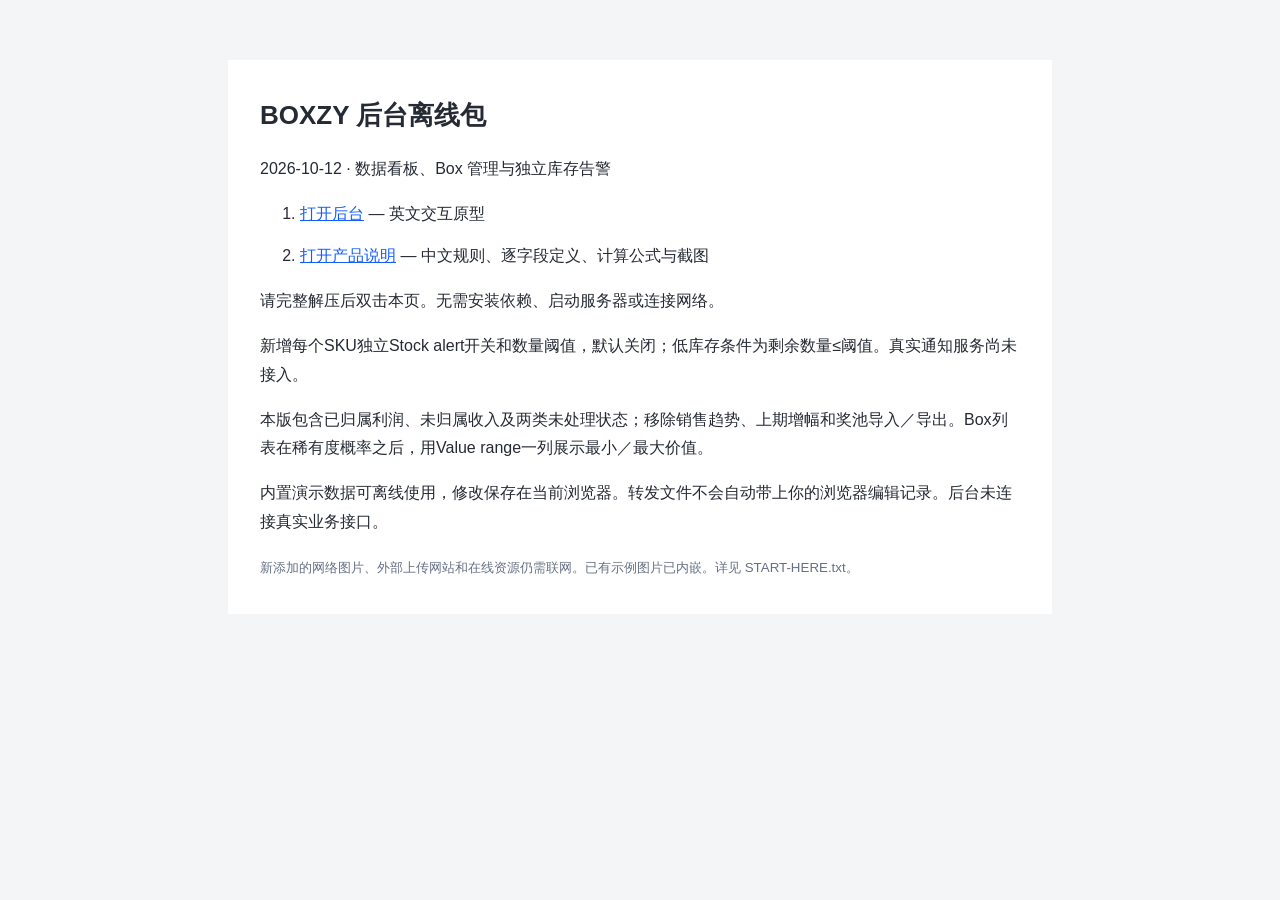
<file: index.html>
<!doctype html><html lang="zh-CN"><head><meta charset="utf-8"><meta name="viewport" content="width=device-width,initial-scale=1"><title>BOXZY 后台离线包 · 2026-10-12</title><style>body{margin:0;background:#f4f5f7;color:#252a34;font:16px/1.8 Arial,"PingFang SC",sans-serif}main{max-width:760px;margin:60px auto;padding:32px;background:white}h1{font-size:26px;margin:0 0 8px}a{color:#165dff}li{margin:14px 0}small{color:#667085}@media(max-width:700px){main{margin:16px;padding:20px}}</style></head><body><main><h1>BOXZY 后台离线包</h1><p>2026-10-12 · 数据看板、Box 管理与独立库存告警</p><ol><li><a href="ui.html">打开后台</a> — 英文交互原型</li><li><a href="product-guide.html">打开产品说明</a> — 中文规则、逐字段定义、计算公式与截图</li></ol><p>请完整解压后双击本页。无需安装依赖、启动服务器或连接网络。</p><p>新增每个SKU独立Stock alert开关和数量阈值，默认关闭；低库存条件为剩余数量≤阈值。真实通知服务尚未接入。</p><p>本版包含已归属利润、未归属收入及两类未处理状态；移除销售趋势、上期增幅和奖池导入／导出。Box列表在稀有度概率之后，用Value range一列展示最小／最大价值。</p><p>内置演示数据可离线使用，修改保存在当前浏览器。转发文件不会自动带上你的浏览器编辑记录。后台未连接真实业务接口。</p><small>新添加的网络图片、外部上传网站和在线资源仍需联网。已有示例图片已内嵌。详见 START-HERE.txt。</small></main></body></html>
</file>
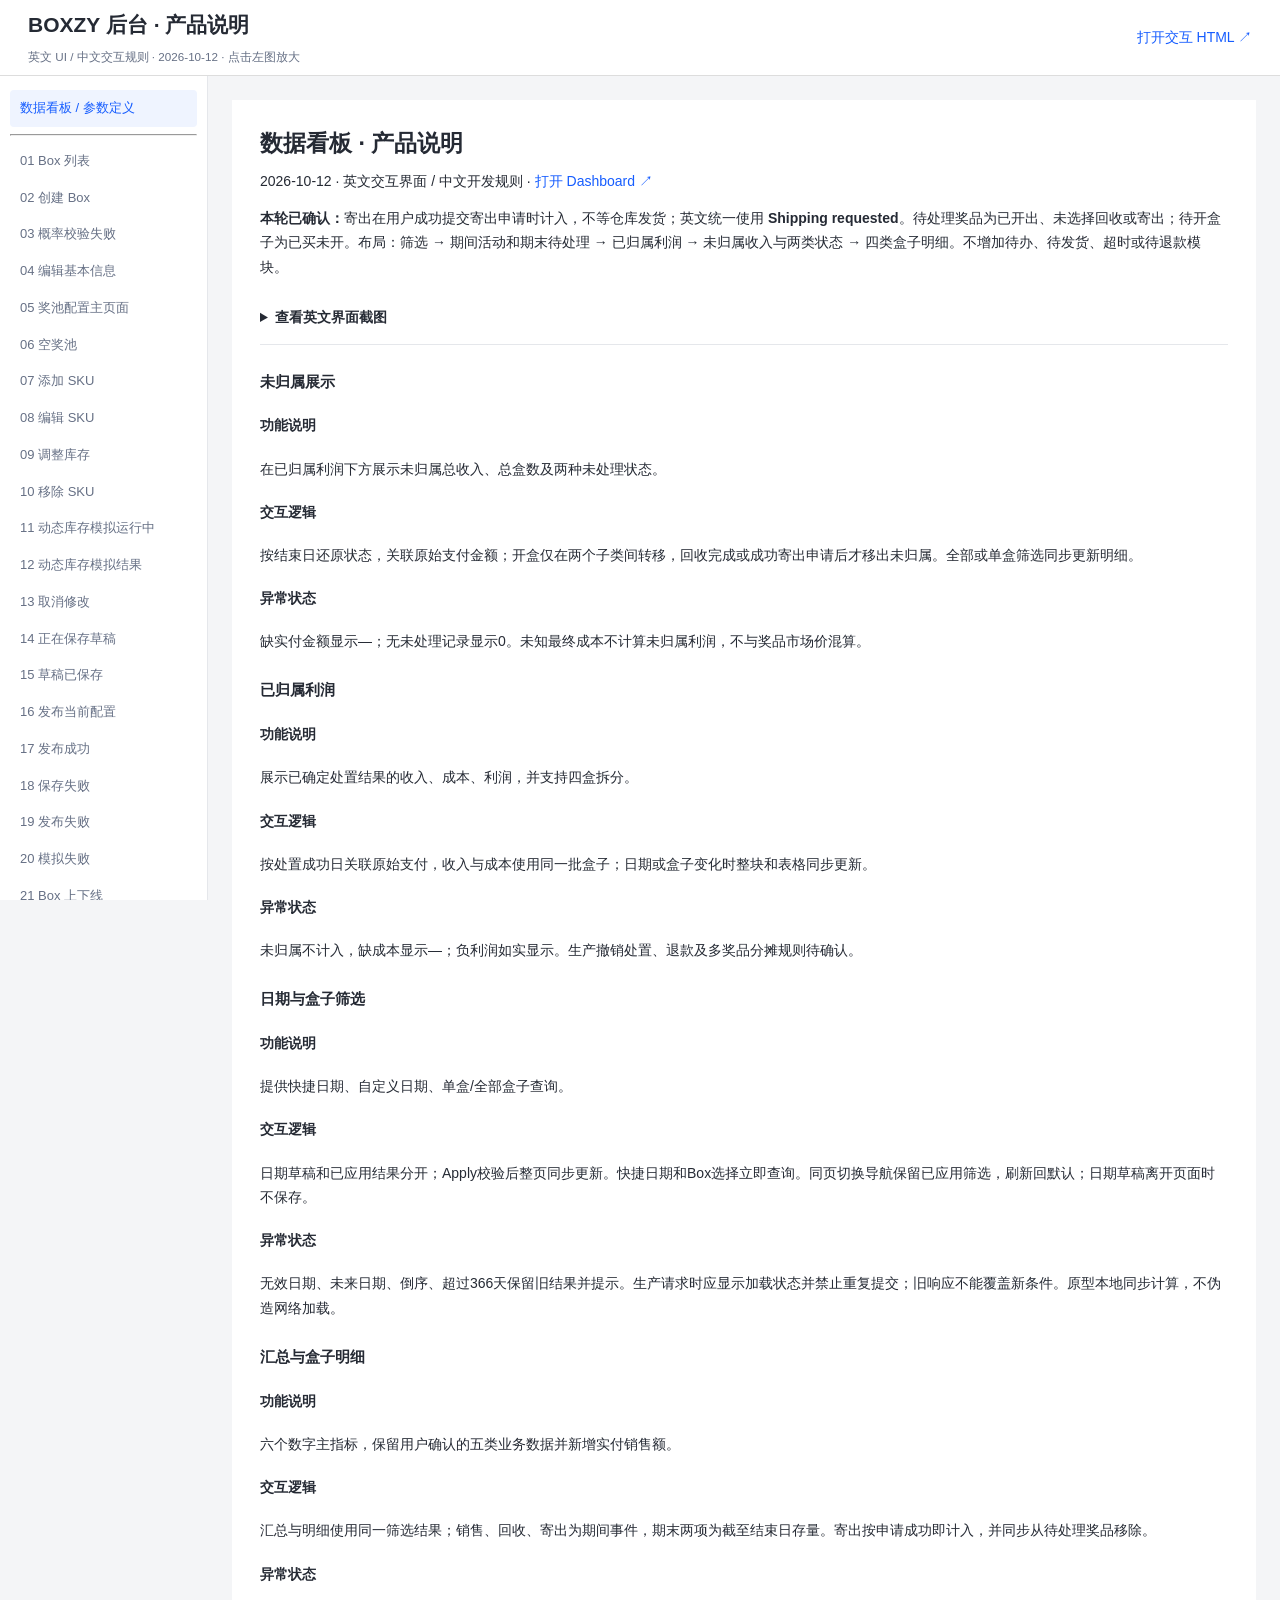
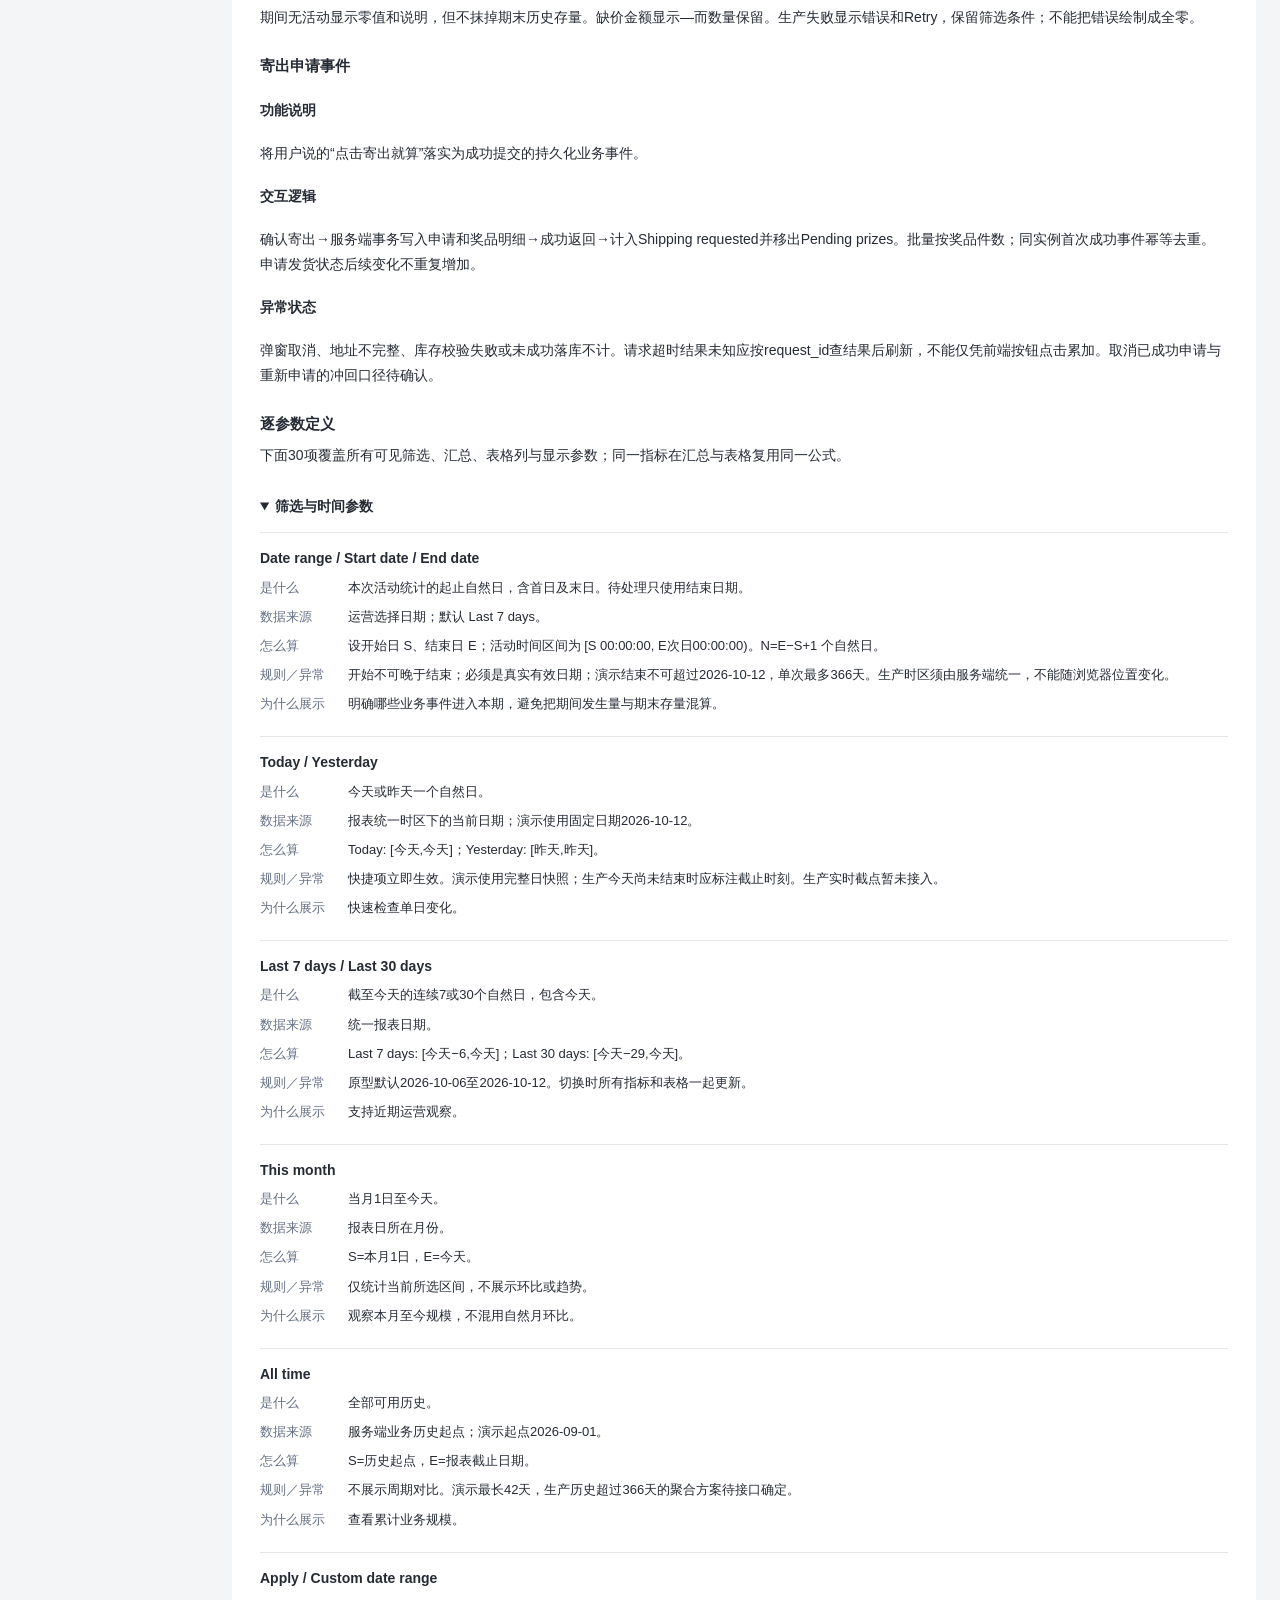
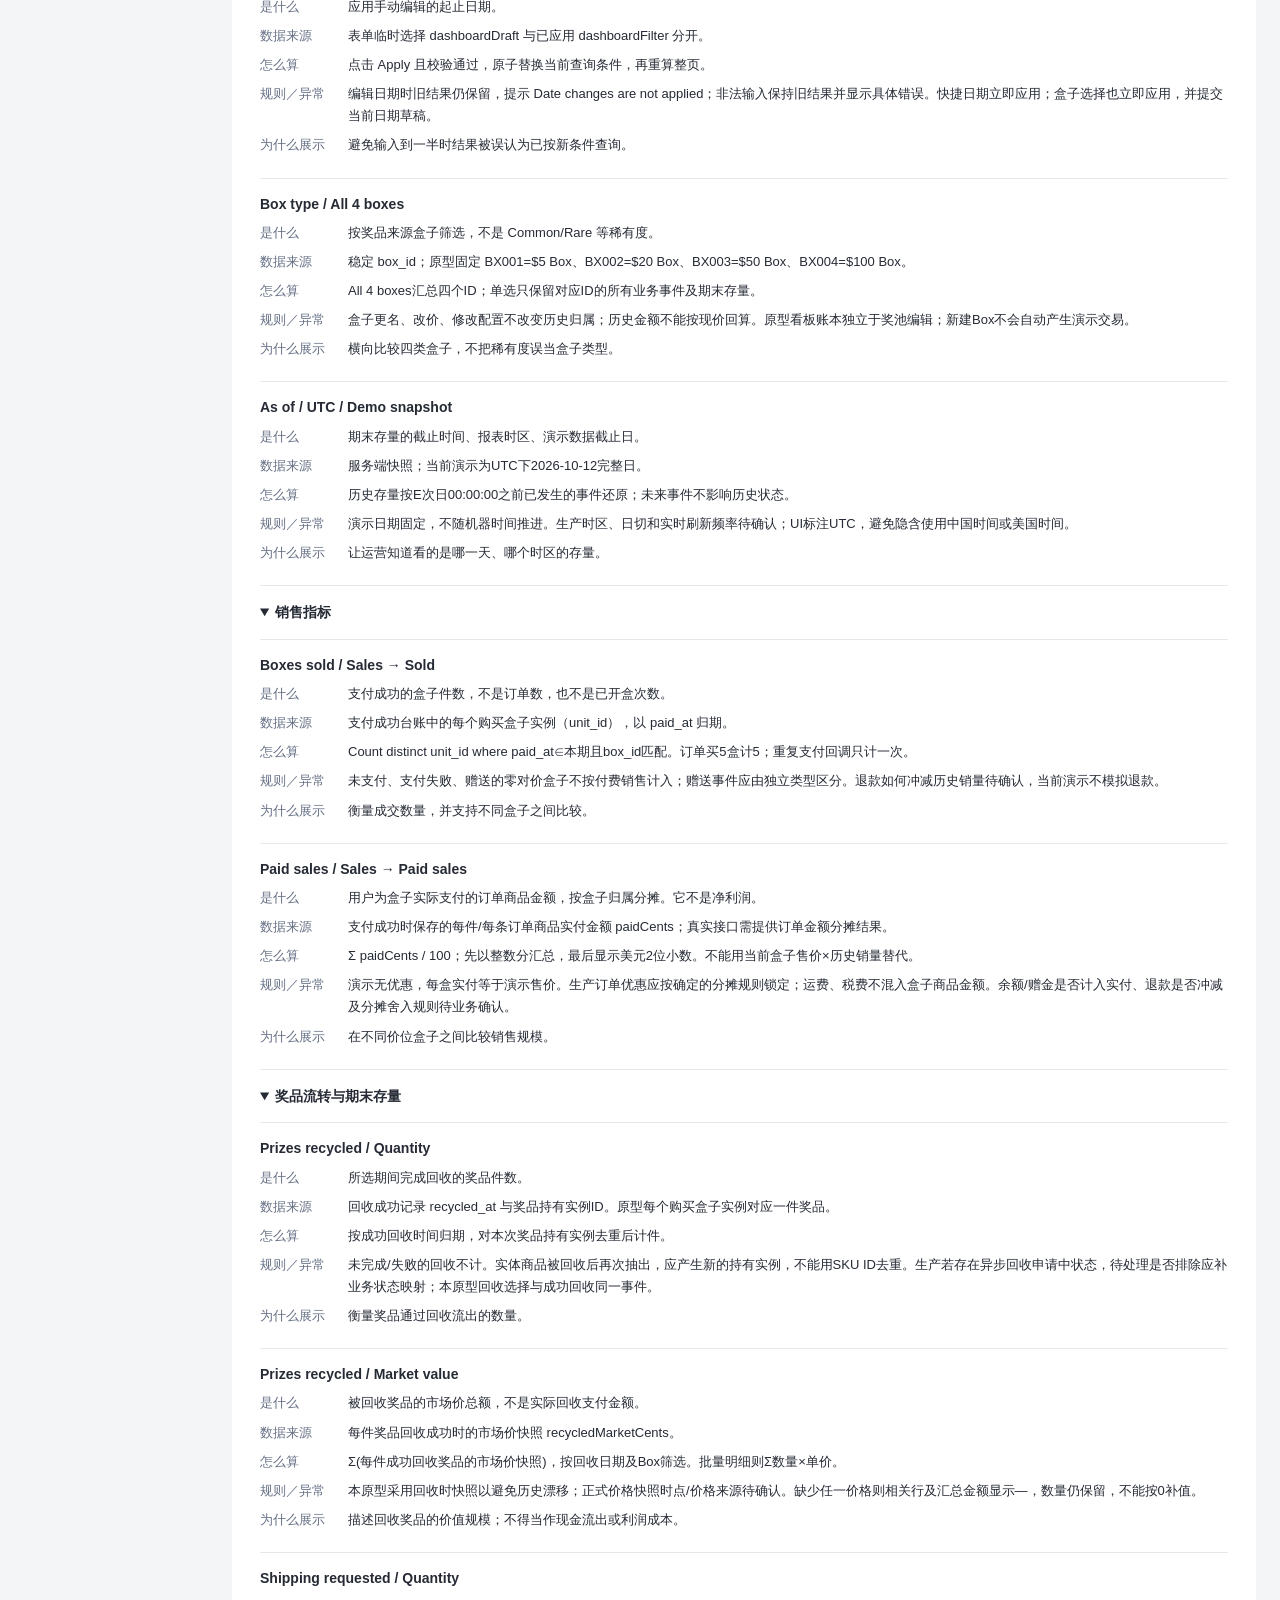
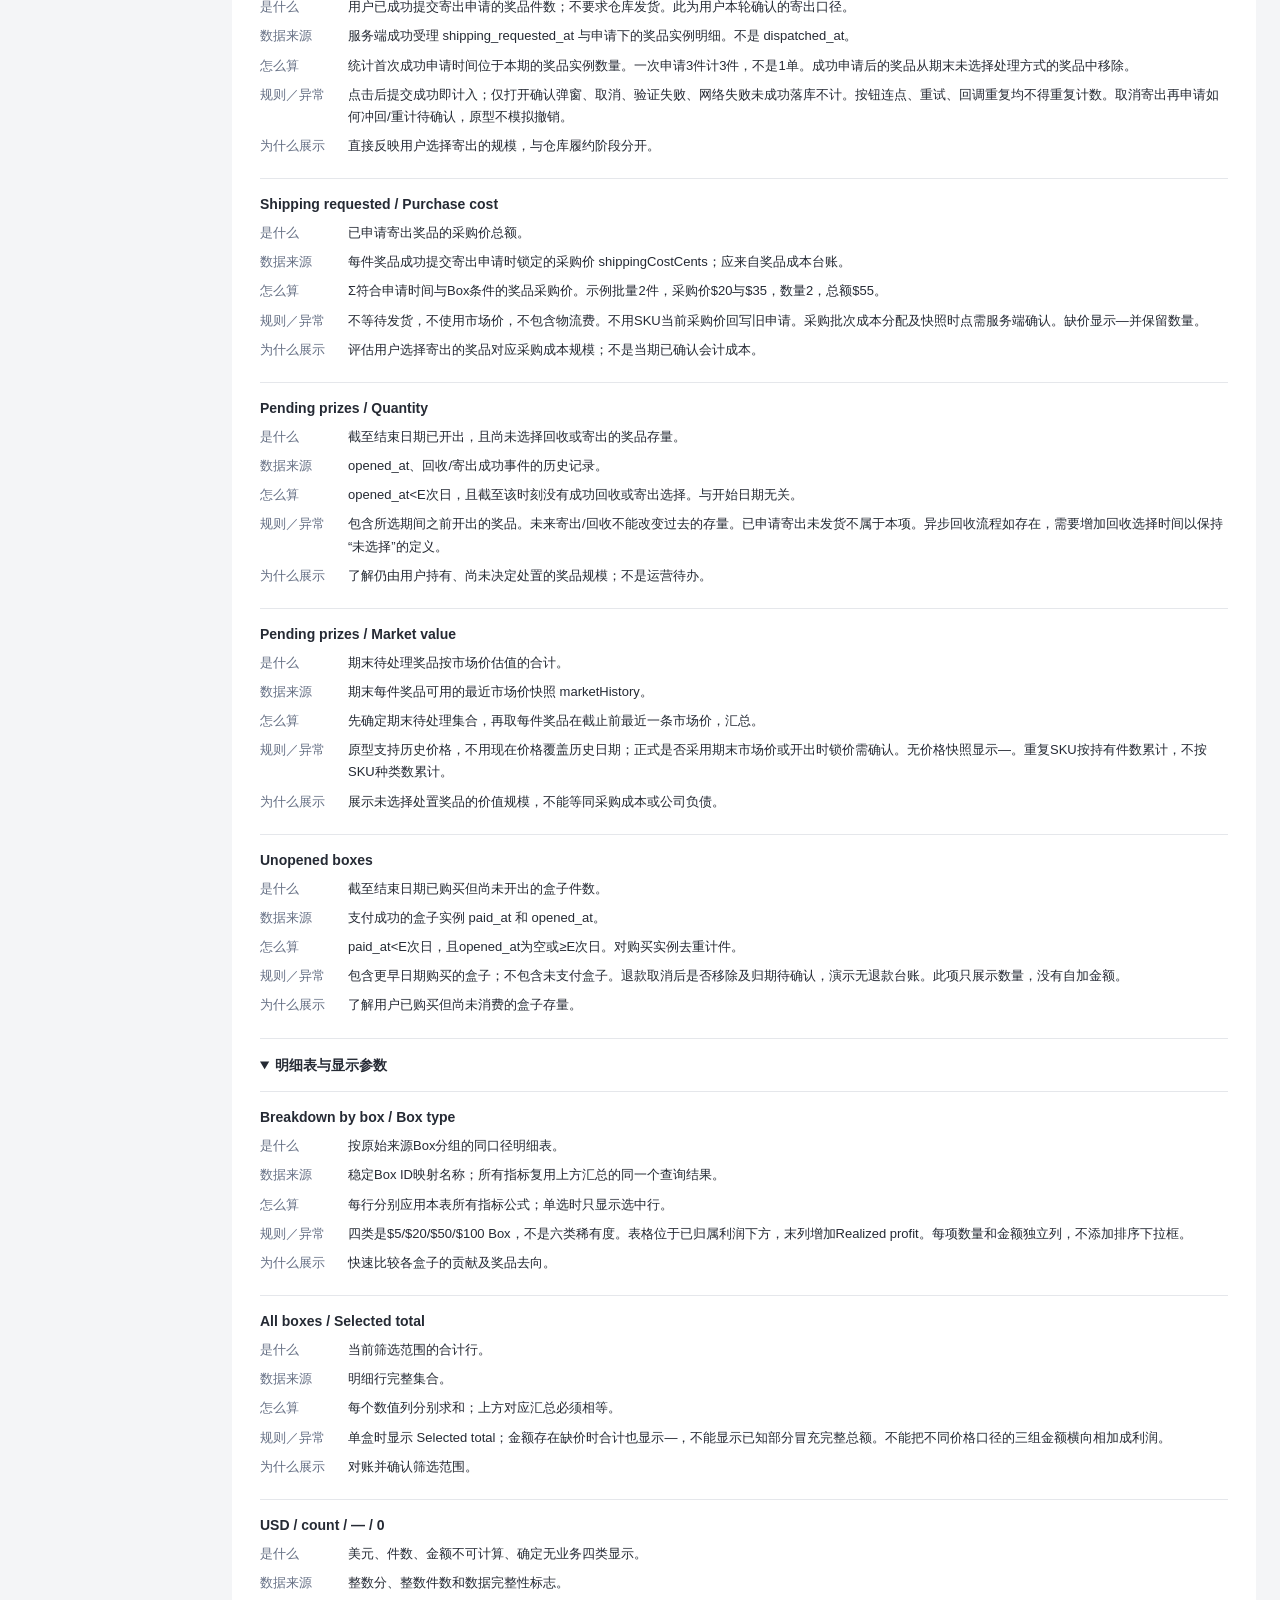
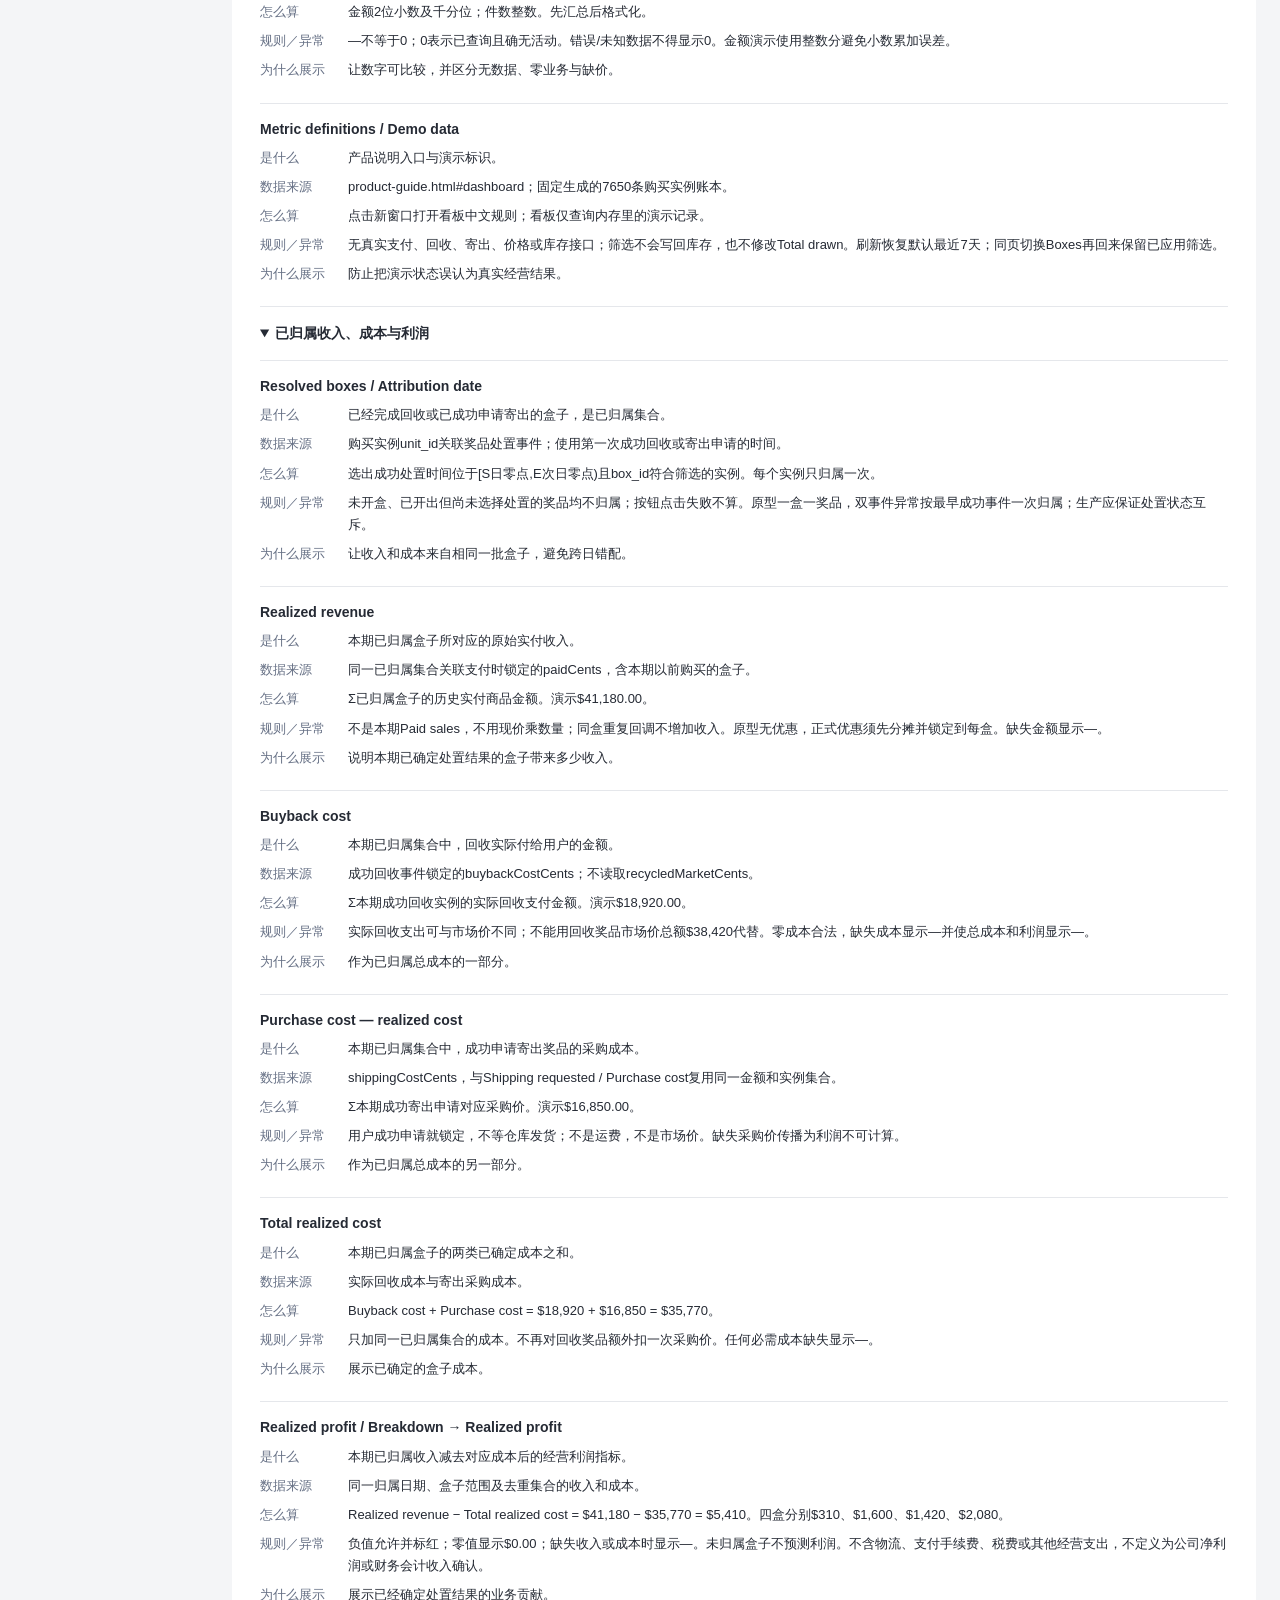
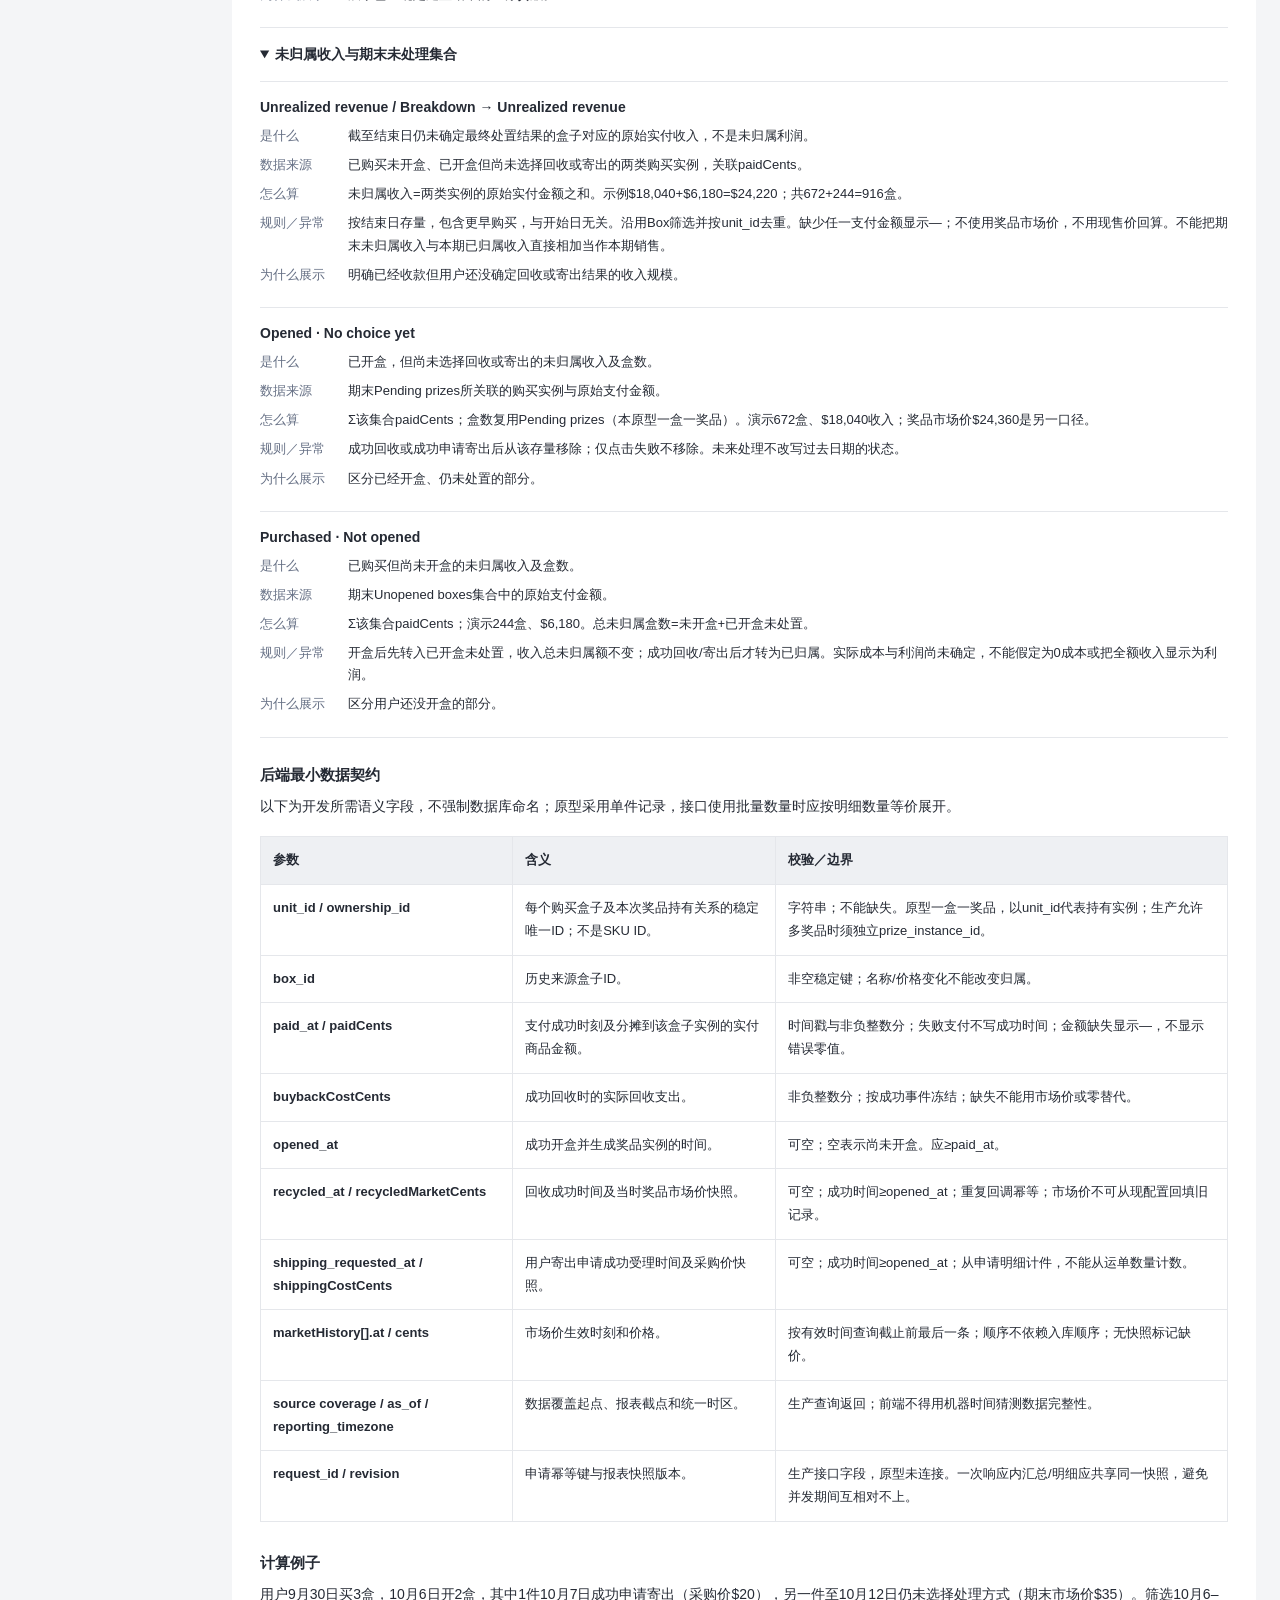
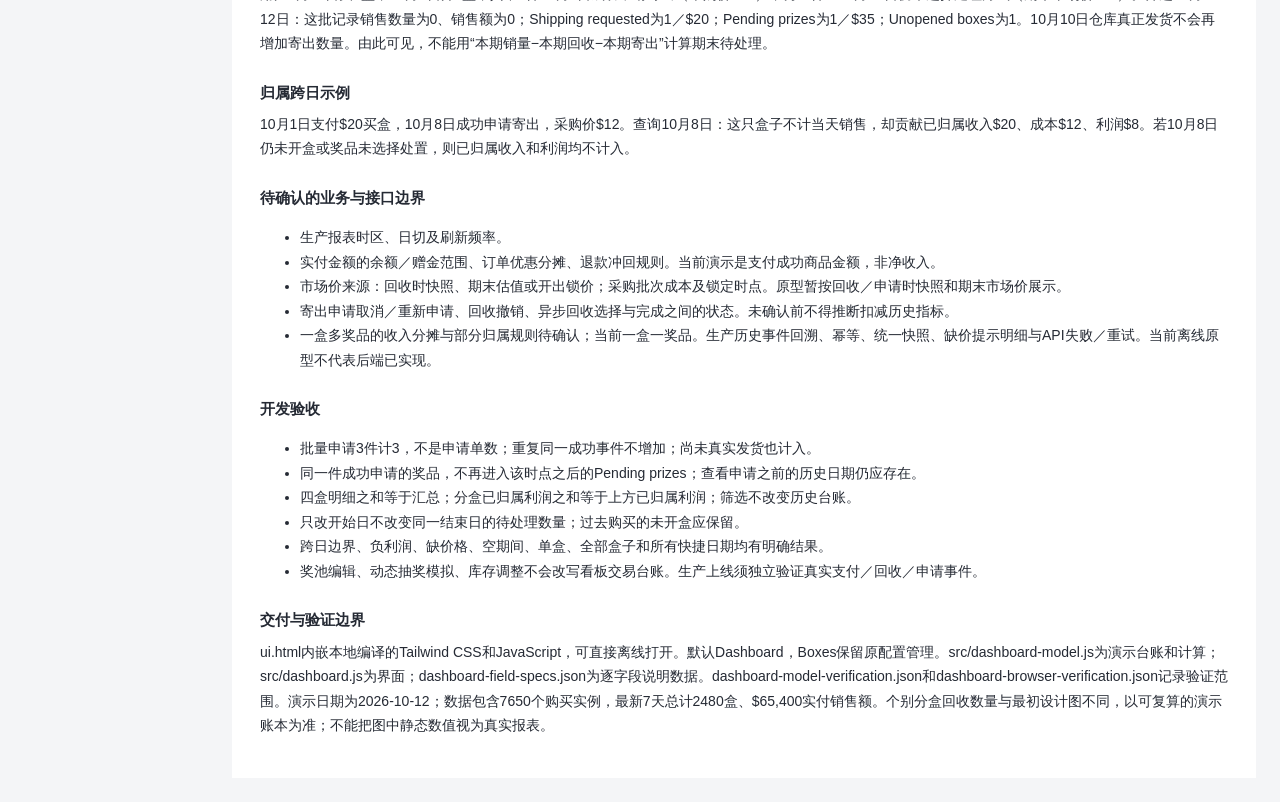
<file: product-guide.html>
<!doctype html><html lang="zh-CN"><head><meta charset="utf-8"><meta name="viewport" content="width=device-width,initial-scale=1"><title>BOXZY 后台产品说明 · 2026-10-12</title><style>*{box-sizing:border-box}body{margin:0;background:#f4f5f7;color:#252a34;font:14px/1.75 Arial,"PingFang SC",sans-serif}header{height:76px;display:flex;align-items:center;justify-content:space-between;padding:0 28px;background:white;border-bottom:1px solid #ddd;position:sticky;top:0;z-index:5}h1{font-size:21px;margin:0}header small{color:#667085}a,button{color:#165dff}button{font:inherit;cursor:pointer;background:white;border:1px solid #d1d5db;padding:6px 14px;border-radius:4px}a{text-decoration:none}a:hover{text-decoration:underline}nav{position:fixed;left:0;top:76px;bottom:0;overflow:auto;width:208px;background:white;border-right:1px solid #e5e7eb;padding:14px 10px}nav button{display:block;text-align:left;border:0;width:100%;padding:7px 10px;color:#667085;font-size:13px}nav button.active{background:#eff4ff;color:#165dff}main{margin-left:208px;padding:24px}.sectionhead{display:flex;justify-content:space-between;align-items:center;margin-bottom:20px}h2{font-size:23px;line-height:1.35;margin:0 0 10px}h3{font-size:15px;margin:24px 0 6px}p{margin:0 0 12px}.sectionhead p{margin:0;color:#667085}.spread{display:grid;grid-template-columns:minmax(0,1.5fr) minmax(350px,1fr);gap:28px;align-items:start}.visual{position:sticky;top:100px}.visual img{width:100%;height:auto;display:block;border:1px solid #e5e7eb;background:white;border-radius:4px;cursor:zoom-in}.visual footer{color:#667085;font-size:12px;display:flex;justify-content:space-between;padding-top:10px}.description{background:white;border:1px solid #e5e7eb;padding:0 24px 20px;border-radius:4px}.description h3{border-bottom:1px solid #eee;padding-bottom:8px}.pager{display:flex;justify-content:space-between;gap:10px;margin-top:26px}.formula-table{border-collapse:collapse;width:100%;background:white;font-size:13px;margin:18px 0 28px}.formula-table td,.formula-table th{border:1px solid #e5e7eb;padding:12px;vertical-align:top;text-align:left}.formula-table th{background:#eef0f3}.formula-table td:first-child{min-width:140px;font-weight:600}.article{padding:28px;background:white;max-width:1400px}dialog{padding:0;border:0;max-width:96vw;max-height:96vh;background:#fff}dialog::backdrop{background:#000a}dialog img{display:block;max-width:94vw;max-height:90vh;object-fit:contain}dialog button{position:absolute;right:12px;top:12px}.muted{color:#667085}button:focus-visible,a:focus-visible{outline:2px solid #165dff;outline-offset:3px}@media(max-width:1200px){.spread{grid-template-columns:1fr}.visual{position:static}}@media(max-width:700px){nav{position:static;width:auto;max-height:180px;display:flex;flex-wrap:wrap}nav button{width:auto}main{margin:0;padding:16px}header{padding:10px 16px;height:auto;gap:14px}h1{font-size:18px}.sectionhead{display:block}.spread{display:block}.description{margin-top:20px}.article{padding:12px;overflow:auto}}.calc-guide{max-width:860px;margin:0 auto;padding:8px 0}.calc-intro{font-size:16px;color:#475467;margin-bottom:24px}.calc-example-label{color:#667085;font-size:13px;padding-bottom:12px;border-bottom:1px solid #e5e7eb}.calc-steps{padding-left:28px;margin:0}.calc-steps li{padding:0 0 20px 8px}.calc-steps li::marker{font-size:18px;font-weight:600;color:#475467}.calc-steps h3{font-size:18px;margin:20px 0 8px}.calc-steps p{margin-bottom:8px;max-width:72ch}.calc-equation{font-size:20px;font-variant-numeric:tabular-nums;line-height:1.6;padding:6px 0}.calc-equation strong{color:#252a34}.calc-meaning{color:#475467}.calc-note{color:#475467;border-top:1px solid #e5e7eb;padding-top:16px}.calc-detail-title{margin-top:32px!important}.calc-detail{border-bottom:1px solid #e5e7eb}.calc-detail summary{cursor:pointer;padding:16px 4px;font-size:15px;font-weight:600}.calc-detail summary small{font-size:13px;font-weight:400;color:#667085;margin-left:16px}.calc-detail summary:hover{background:#f9fafb}.calc-detail summary:focus-visible{outline:2px solid #165dff;outline-offset:2px}.calc-detail-body{padding:0 12px 20px}.calc-parameter{padding:16px 0;border-top:1px solid #e5e7eb}.calc-parameter h4{font-size:16px;margin:0}.calc-ui-label{color:#667085;font-size:13px;margin:2px 0 14px}.calc-parameter dl{margin:0}.calc-parameter dl>div{display:grid;grid-template-columns:78px minmax(0,1fr);gap:12px;margin:8px 0}.calc-parameter dt{color:#667085}.calc-parameter dd{margin:0;overflow-wrap:anywhere}.calc-guide a{text-underline-offset:3px}@media(max-width:700px){.calc-guide{padding:8px}.calc-steps{padding-left:22px}.calc-equation{font-size:18px}.calc-detail summary small{display:block;margin:4px 0 0 20px}.calc-parameter dl>div{grid-template-columns:1fr;gap:2px}}.field-specs{margin-top:24px}.field-specs-intro{font-size:13px;color:#667085}.field-group{border-bottom:1px solid #e5e7eb}.field-group>summary{cursor:pointer;padding:14px 0;font-weight:600;font-size:14px}.field-group>summary:hover{color:#165dff}.field-group>summary:focus-visible{outline:2px solid #165dff;outline-offset:3px}.field-definition{padding:14px 0;border-top:1px solid #e5e7eb}.field-definition h4{font-size:14px;line-height:1.6;margin:0 0 6px;overflow-wrap:anywhere}.field-kind{display:inline-block;font-size:12px;line-height:1.5;color:#475467;background:#f3f4f6;padding:2px 6px;border-radius:3px;margin-bottom:8px}.field-definition dl{margin:0;font-size:13px;line-height:1.7}.field-definition dl>div{display:grid;grid-template-columns:78px minmax(0,1fr);gap:10px;margin:7px 0}.field-definition dt{color:#667085}.field-definition dd{margin:0;overflow-wrap:anywhere}.field-specs h3{margin-bottom:8px}@media(max-width:700px){.field-definition dl>div{grid-template-columns:1fr;gap:2px}}.image-guide{max-width:900px;margin:0 auto;overflow-wrap:anywhere}.image-guide h3{font-size:18px;margin-top:30px}.image-guide .image-url{font-size:12px;word-break:break-all}.image-guide code{font-size:12px;background:#f3f4f6;padding:2px 4px}.stock-profit-rule,.stock-profit-rule *,.stock-profit-note,.stock-profit-note a{color:#b42318}.stock-profit-rule{max-width:900px;overflow-wrap:anywhere}.stock-profit-rule li{margin-bottom:12px}.stock-profit-note{border-left:3px solid #b42318;padding:10px 12px;margin:16px 0;background:#fff5f5}</style></head><body><header><div><h1>BOXZY 后台 · 产品说明</h1><small>英文 UI / 中文交互规则 · 2026-10-12 · 点击左图放大</small></div><div><a href="ui.html" target="_blank">打开交互 HTML ↗</a></div></header><nav id="nav"></nav><main id="content"></main><dialog id="zoom"><button onclick="document.querySelector('#zoom').close()">关闭 ×</button><img src="screens/01-boxes.png" alt="放大的英文UI图"></dialog><script>const pages=[{"key": "boxes", "title": "Box 列表", "scene": "运营进入 Boxes。", "function": "展示Box ID、图片名称、Open price、六类概率、Value range（Min – Max合并一列）、上线开关及Edit操作。价值范围放在Rarity probabilities之后、Status之前，以$最小值 – $最大值在一格内展示；创建和编辑仍保留两个独立必填输入。", "interaction": "名称进入Prize pool，Edit进入Basic information；Create Box进入创建页。已发布Box显示当前发布配置；尚未发布的Box显示已保存输入。保存草稿不覆盖列表已发布值，发布成功后更新。", "exception": "旧数据缺少价值范围时显示Not set，不自动猜测或补0。无发布配置不能上线。搜索无结果保持条件。", "check": "本轮移除Box配置版本号、版本来源、历史查看及恢复入口；保留保存草稿和发布当前配置。", "image": "screens/01-boxes.png?v=1791791665907768043"}, {"key": "create", "title": "创建 Box", "scene": "在列表点击 Create Box。", "function": "使用完整页面填写 Box name、Open price、Box image URL、Web opening video URL、App opening video URL、六类 Rarity probabilities。所有业务字段为空，无 Description、单一 Rarity 或套用默认配置。 增加Displayed value range：Min Value和Max Value两个必填USD输入，手动配置前端展示范围；不从SKU市场价推导。", "interaction": "Create & configure pool 校验基本字段及概率总和；成功生成 Box ID，保存为离线、未发布状态，进入空奖池。创建前奖池标签不可用，不展示发布和版本操作。Cancel 无输入直接返回列表；有输入先确认放弃。 范围随创建/保存草稿持久化，发布后供前端使用；取消恢复最近保存值。", "exception": "名称不能为空；开盒价必须大于0；Box图片必须填写合法HTTPS URL；视频可留空，填写时须为HTTPS；六类概率均必须填写且每项0–100%，总和必须为100%。失败保留输入并显示具体字段错误。创建请求期间禁止重复提交。 两值必须非负、最多2位小数，Min Value不能大于Max Value；相等及0允许，空值不能当0，详细上限见字段定义。", "check": "Box 创建是一次持久化动作；不能只靠前端跳转假装创建成功。重复请求需由服务端防重。", "image": "screens/02-create.png?v=1791791666131355435"}, {"key": "probability-error", "title": "概率校验失败", "scene": "创建或保存时六类比例不是100%，图示总和99%。", "function": "显示实时合计；错误时明确说明当前总和与必须达到的100%。", "interaction": "阻止创建、保存和发布；将焦点移至第一个错误字段或概率区域。修改后重新校验；不自动按比例修正用户输入。", "exception": "空值、负数、超过100、非数值均是错误。不能把空值当作已填写的0。采用十进制精度校验，避免浮点误差误判。", "check": "图中99%的错误提示对应实际六项输入；正常100%显示成功状态。输入精度由接口统一，当前HTML示例支持0.01%。", "image": "screens/03-probability-error.png?v=1791791666346529663"}, {"key": "basic", "title": "编辑基本信息", "scene": "从 Edit 或 Basic information 标签进入。", "function": "编辑名称、价格、图片URL、Web／App开盒视频URL和六类概率；修改与奖池共用一个 Box 的当前编辑状态。 增加Displayed value range：Min Value和Max Value两个必填USD输入，手动配置前端展示范围；不从SKU市场价推导。", "interaction": "标签切换保留未保存内容。价格修改只影响每抽毛收益；类别概率修改会重算全 Box 抽中概率和期望成本。底部 Cancel / Save draft / Publish 对整个 Box 生效。 范围随创建/保存草稿持久化，发布后供前端使用；取消恢复最近保存值。", "exception": "同创建页校验。价格与图片未就绪不能提交。当前有正概率类别但还没有 SKU，可以保存合法字段的草稿；发布时必须补全。 两值必须非负、最多2位小数，Min Value不能大于Max Value；相等及0允许，空值不能当0，详细上限见字段定义。", "check": "保存基本信息时必须同时保存当前奖池编辑内容，不能因切换标签遗漏另一页的修改。", "image": "screens/04-basic.png?v=1791791666563256183"}, {"key": "pool", "title": "奖池配置主页面", "scene": "运营查看数据、调权重和评估整个 Box 的成本。", "function": "上方经济指标始终覆盖整个 Box；分类标签仅筛选表格。每抽预计毛收益<0时，标题及金额标红，并显示Expected loss；≥0恢复正常，无法计算时显示—且不报亏损。指标下方不显示Before shipping and fees文案，费用口径保留在计算字典。保留 Product → Pricing → Probability & cost → Inventory 四组灰色表头；价格紧邻权重、抽中概率和每抽成本，右侧Inventory分为Stock remaining（剩余可抽）与Total drawn（累计抽出）两列，每格只显示数值，零库存另标Out of stock。库存列保留表头升降序排序，用于定位缺货和库存少的SKU；累计抽出仅作历史参考，不提供排序。取消独立排序下拉框及单元格内重复文案，行操作仍在末尾。剩余加累计抽出不定义为初始或总库存：中间可能存在补货、人工减库存。Excel保持两个独立字段。分类标签上方仅保留Add SKU。Import、Export和空池Download template入口均移除。", "interaction": "仅六类标签，无 All；默认 Common。搜索当前分类名称或 SKU；切分类清空搜索并回第一页，不清空修改。价格、概率／成本及剩余库存列支持表头排序，累计抽出不排序；范围为筛选后全部记录。20/50/100条每页。权重直接在表内编辑，合法输入时立即重算；不显示旧权重。", "exception": "权重为空、≤0或非有限数时不能计算有效结果或提交。库存0的SKU保留显示，概率为0。任一正概率类别没有有效SKU，全 Box成本显示 —，不可运行模拟或发布。", "check": "任何筛选、排序或分页不能改变计算分母。当前页全部 SKU 随内容向下展开，不限制列表高度；使用整页纵向滚动，窄窗口仅表格横向滚动。底部分页可随页面滚动到达，全局操作栏不遮挡最后一行。", "image": "screens/05-pool.png?v=1791791666761891212"}, {"key": "empty", "title": "空奖池", "scene": "新 Box 创建成功或当前类别尚未添加商品。", "function": "全Box无商品时仅显示Add SKU。开盒价格保留；理论成本与毛收益显示 —。", "interaction": "Add SKU 打开居中表单并明确选择 Category。不再提供导入、导出或模板下载入口。", "exception": "全奖池空不能模拟或发布。当前分类搜索无结果时提示 No matching SKUs，不误导用户以为奖池被清空。", "check": "空类别允许继续编辑其他类别；不自动改变分类概率。", "image": "screens/06-empty.png?v=1791791666942836165"}, {"key": "add", "title": "添加 SKU", "scene": "点击全 Box 工具栏 Add SKU。", "function": "居中弹窗，不提供 Existing SKU / New SKU 切换。填写名称、分类、图片、市场价、进货价、权重；初始库存默认10,000，可修改。SKU ID自动生成、不可填写。选择Category后，显示当前Box对应的Market price range（含上下限）；切换分类即时更新。四个已有Box用原表各自范围，新Box无范围资料则隐藏，不按相同售价自动套用。", "interaction": "商品图片仅输入Product image URL。先通过外部网站上传获取图片直链，再复制粘贴。上传网站待配置，入口按钮暂禁用；已有直链可用。表单没有本地文件上传入口。Purchase / Market 自动计算。Add to current edits 校验通过后加入当前编辑内容并定位所选分类，重算概率；尚未保存或发布。首次保存/发布时生成稳定ID。", "exception": "名称、分类、图片、价格与权重必填；市场价>0，进货价≥0，权重>0；初始库存为非负整数。图片URL读取失败保留表单并要求修正直链，不提示本地上传。", "check": "新建商品库存只属于当前Box。草稿中的临时SKU不能产生真实抽奖或全局库存调整。市场价低于建议下限或高于建议上限时输入框及文案标红，边界值属于区间内；点击Add to current edits／Apply changes时弹出Confirm market price二次确认，Keep editing、关闭或Esc保留表单，Add anyway／Apply anyway仅应用当前编辑，不保存或发布。市场价>100美元且库存>50时，库存下方额外显示黄色文字High-value inventory risk，提示复核进货价和抽中概率；两个条件必须同时满足，不阻止提交。旧版表单截图不作为当前图片输入方式的依据。", "image": "screens/07-add.png?v=1791791667114046124"}, {"key": "edit", "title": "编辑 SKU", "scene": "行尾三个点选择 Edit。", "function": "弹窗展示完整商品名、当前分类、图片、价格、权重与只读SKU ID。库存显示只读，使用独立 Adjust stock 调整。", "interaction": "Apply changes 仅写入当前编辑状态；改分类时同时重算原类别与新类别。取消或关闭弹窗不提交其中的修改。分类市场价参考范围随Category切换，规则与新增一致；不自动改价格；超区间标红并在提交时二次确认，确认后仍可应用。当前列表定位到修改后的类别。", "exception": "输入规则与新增相同。更换图片URL需重新读取有效图片；成功提交前保留原SKU图片。失败不得静默保留错误链接并提交。SKU ID不允许改变。", "check": "同一商品在多个 Box 中的配置和库存互不联动。本期没有共享库存逻辑。", "image": "screens/08-edit.png?v=1791791667315764900"}, {"key": "stock", "title": "调整库存", "scene": "行菜单选择 Adjust stock。", "function": "先明确选择 Add stock 或 Remove stock；默认 Add stock，数量留空。只输入正整数，不需要填写正负号。并排展示 Current stock → Stock after change，下方显示如120 + 30 = 150的计算式。", "interaction": "确认按钮根据操作与数量显示 Add 30 units 或 Remove 30 units；减库存按钮使用红色。点击即确认并立即提交当前Box的库存事务。取消配置修改、修改配置均不能撤销该库存事务。库存从正数变0或从0恢复正数时重算同类概率。", "exception": "数量必须是正整数；空值、0、负数、小数禁用确认。减少数量不得超过当前库存；超出时提示最大可减数。减到0时在弹窗内提示该SKU将缺货、概率归零并重算；允许确认。提交冲突时刷新当前库存，保留调整量并要求重新确认；失败不得显示成功或先修改真实库存。", "check": "服务端需校验库存并发锁，记录操作人、时间、前值、增减与后值，并保证防重。原型用本地数据模拟事务，无真实库存接口。", "image": "screens/09-stock.png?v=1791791667497244813"}, {"key": "remove", "title": "移除 SKU", "scene": "行菜单选择 Remove。", "function": "使用居中二次确认，明确会重新分配同类别有效 SKU 的概率。", "interaction": "确认后从当前编辑奖池移除，保留历史抽奖记录；Save draft 只保存草稿，Publish 才影响线上配置。Cancel 可撤回尚未保存的移除。", "exception": "移除最后一个正概率类别的有效SKU后，可以保留草稿，但成本显示 —，不可模拟和发布。禁止自动把该类别概率分给其他类别。", "check": "移除配置不等于删除商品历史、清空库存台账或删除订单。库存台账应按 Box + SKU 保留。", "image": "screens/10-remove.png?v=1791791667680601098"}, {"key": "simulation-running", "title": "动态库存模拟运行中", "scene": "点击 Run simulation。", "function": "复制当前完整Box配置和准确库存数量，最多模拟100,000抽。", "interaction": "每抽扣减对应SKU的一份模拟库存，售罄后按原权重重算同类概率，再检查整盒理论毛收益。实际库存、Total drawn及上线状态保持不变。", "exception": "开始前或售罄重算后整盒毛收益≤0，或正概率分类全部缺货时，立即结束模拟并显示原因。", "check": "本轮不模拟补货。运行期间防止重复提交；输入变化使结果过期。", "image": "screens/15-simulation-running.png?v=1791791667881194709"}, {"key": "simulation-result", "title": "动态库存模拟结果", "scene": "达到抽数上限或触发模拟停售后。", "function": "展示完成／计划抽数、结束原因、累计收入、累计成本、累计毛收益、平均每抽毛收益、结束时整盒理论每抽毛收益及毛利率，并可展开本轮售罄商品及售罄抽数。", "interaction": "Done关闭回当前页。所有数值使用同一次模拟的配置快照；任意库存数量或经济配置变化后标记Simulation outdated。", "exception": "零抽时累计金额为0、平均值为—；正概率分类售罄时结束理论值为—。累计亏损不等于停售，累计盈利也不能覆盖下一抽理论亏损。", "check": "模拟已实现动态扣库存与模拟停售，不修改真实库存、累计抽出或售卖状态；生产自动停售和通知服务仍未接入。新规则说明标红；旧固定概率截图不再作为本页依据。", "image": "screens/16-simulation-result.png?v=1791791668085860943"}, {"key": "cancel", "title": "取消修改", "scene": "在底部点击 Cancel，且有未保存修改。", "function": "弹窗解释恢复到最近一次成功保存的配置，并保留库存调整。", "interaction": "Keep editing 返回；Discard changes 恢复最近保存基线并重算；停留当前Box编辑区。已保存草稿仍存在。有输入的新Box取消后回列表；未产生Box。", "exception": "Cancel恢复最近保存基线，保留已保存草稿和独立库存调整；分类无数据时展示空态。", "check": "浏览器刷新/关闭采用原生未保存提醒；同一Box两个标签之间切换保留工作状态。", "image": "screens/17-cancel.png?v=1791791668262755857"}, {"key": "saving", "title": "正在保存草稿", "scene": "存在修改，点击 Save draft 并通过字段校验。", "function": "全局保存范围为基本信息与所有分类，不限当前Tab。", "interaction": "显示 Saving…，禁止重复保存和发布。服务端确认后更新保存基线；请求中不要把未保存状态提前清除。", "exception": "字段非法时定位错误不发请求。图片转存未完成不能保存。库存事务仍独立；保存时不能回写过期库存。", "check": "可以保存未补齐各类SKU的配置草稿，但已输入字段必须合法，六类概率仍需总和100%。", "image": "screens/18-saving.png?v=1791791668462790135"}, {"key": "saved", "title": "草稿已保存", "scene": "保存成功。", "function": "提示Draft saved. Not published.，当前发布配置保持不变。", "interaction": "保存全部基本信息、价值范围和奖池输入；刷新或重新进入读取已保存草稿。可继续编辑或发布。", "exception": "失败保留全部输入与旧保存基线；超时不知道是否成功时先查询提交结果，再决定重试。", "check": "确认本地持久化成功才展示成功。本HTML模拟为浏览器localStorage，生产需服务端保存与并发冲突校验。", "image": "screens/19-saved.png?v=1791791668646446254"}, {"key": "publish", "title": "发布当前配置", "scene": "点击Publish。", "function": "发布基本信息、价值范围、媒体、概率和奖池的当前编辑内容。", "interaction": "校验通过→确认→持久化当前发布配置→清空草稿及未保存标记。无需先保存草稿；上线Box新抽奖使用发布配置，离线Box仍离线。", "exception": "范围为空、倒置或非法，概率不等于100%，正概率类别无可抽SKU时阻止；失败保留输入及旧发布配置。", "check": "Min Value/Max Value随发布一起生效；不生成或展示递增版本号。真实接口须保证原子保存、防重与并发冲突保护。", "image": "screens/20-publish.png?v=1791791668812957464"}, {"key": "published", "title": "发布成功", "scene": "持久化成功后。", "function": "提示Configuration published；列表读取刚发布的Min Value和Max Value。", "interaction": "留在当前页，工作状态与发布配置对齐，清空草稿及未保存标记。", "exception": "失败不显示成功；后端结果未知应先核验，不能盲目重复提交。", "check": "历史订单及采购快照不被当前价格覆盖。", "image": "screens/21-published.png?v=1791791668996757417"}, {"key": "save-error", "title": "保存失败", "scene": "网络异常、服务端拒绝或本地演示存储不可用。", "function": "用明确错误提示保存没有完成，同时保留编辑内容。", "interaction": "恢复Save draft可操作，可重试或Export备份。不要跳走、不清空表单、不更新基线。", "exception": "超时属于结果未知，先用提交ID核验；字段错误应定位字段；并发冲突应提示处理而非直接重试覆盖。", "check": "原型提供失败示意状态；生产错误需要接口真实返回，不用固定延时冒充服务端成功。", "image": "screens/25-save-error.png?v=1791791669163950336"}, {"key": "publish-error", "title": "发布失败", "scene": "发布接口返回明确失败。", "function": "提示当前编辑保留、原线上配置V3仍生效。", "interaction": "Continue editing关闭；Try again重新完整校验并确认发布。不得以保存草稿成功代替发布成功。", "exception": "若响应丢失不能断言一定未发布，应显示正在确认结果，按幂等提交标识查询，不重复生成新配置。", "check": "图示为明确失败情形。结果未知与明确失败在服务端集成时需分开实现。", "image": "screens/26-publish-error.png?v=1791791669375114566"}, {"key": "simulation-error", "title": "模拟失败", "scene": "模拟服务不可用或本地运行出错。", "function": "只影响这次校验结果；配置、草稿、库存与抽出数量不变。", "interaction": "Close返回编辑；Try again对当前配置重新取快照运行。恢复Run simulation入口。", "exception": "不能沿用旧结果并标记最新。输入无效属于前置校验错误，应直接指明字段/类别，区别于服务故障。", "check": "", "image": "screens/27-simulation-error.png?v=1791791669563313850"}, {"key": "offline", "title": "Box 上下线", "scene": "列表点击当前已开启的开关。", "function": "Take this Box offline? 二次确认，提示停止新抽奖，保留配置和历史。", "interaction": "确认后服务端成功才切换开关。上线只启用当前已发布配置，草稿不随开关生效。", "exception": "上线时再次校验已发布配置是否具备有效库存。下线请求失败保持开启。已受理抽奖的完成/退款规则由订单服务处理，待后端接口明确。", "check": "开关支持键盘、aria-checked与悬停说明，不依赖旁边Live/Offline文案。", "image": "screens/28-offline.png?v=1791791669754954215"}, {"key": "row-menu", "title": "行操作菜单", "scene": "点击对应SKU行尾三个点。", "function": "提供Edit、Adjust stock、Remove三项；移除使用红色语义。", "interaction": "菜单固定定位在可视范围，不被表格滚动裁切；点击外部/Escape关闭；焦点应可进入菜单并返回触发按钮。", "exception": "移除须二次确认；调整库存须明确立即生效范围。", "check": "", "image": "screens/29-row-menu.png?v=1791791669942180749"}, {"key": "long-name", "title": "长商品名与信息密度", "scene": "名称超过两行或使用较窄屏幕。", "function": "Product列约320px：缩略图、最多两行名称、下方SKU ID。表格的全部经营数据保留。", "interaction": "悬停或键盘聚焦显示完整名称浮层；也可在Edit中读取和修改完整名称。表格不设固定高度，当前页所有行自然展开，分页紧随列表；整页纵向滚动，窄窗口横向滚动时商品和行操作列固定。", "exception": "浮层不得出屏或永久遮挡权重输入。不得仅依赖鼠标hover；焦点移出/Escape关闭。不能把截断文本写回数据源。", "check": "原表有很长的英文目录名；本页为长名布局验证，图片及数值为演示数据，不代表商品真实售价或分类。", "image": "screens/30-long-name.png?v=1791791670142758860"}, {"key": "cost-breakdown", "title": "成本来源", "scene": "点击 Expected cost / draw。", "function": "解释当前整盒预计采购成本花在哪里：分类概率说明出奖机会，分类Cost / draw说明每抽金额，Share of cost说明占整盒成本的份额。Top 3 cost contributors列出当前贡献最高的最多三个SKU，帮助先找排查对象；不是最大涨幅、最高单价或单次最大赔付。每条同时展示进货价与整盒概率，说明贡献金额为何高。", "interaction": "点击分类进入对应 Tab，按 Cost / draw 从高到低排列。关闭后保留当前编辑，不产生保存或发布。", "exception": "计算输入非法时列出问题；整盒成本为零时占比显示 —。不把成本贡献叫成 SKU 利润。", "check": "原始数值汇总后再格式化；当前分类筛选不能改变全盒汇总。前三按正贡献原值降序，不足三个按实际数量显示，全零显示空提示；弹窗使用本次打开时的一致计算结果，关闭修改后再次打开重新排序。使用当前编辑配置和当前库存计算。", "image": "screens/31-cost-breakdown.png?v=1791791670378567120"}, {"key": "loss-publish", "title": "亏损配置发布提醒", "scene": "理论毛收益为负时点击 Publish。", "function": "沿用一个发布确认弹窗，展示预计每抽亏损以及售价和成本。", "interaction": "旧版离线原型：Keep editing返回修改，Publish和Set live仍可在提醒后继续。正式销售与恢复上线必须满足新增红字规则，不能用旧版确认弹窗绕过停售。", "exception": "不可计算时先阻止发布并展示校验问题；零毛收益不标为亏损。", "check": "该截图仅展示旧版原型提醒，自动停售服务尚未接入；正式可售条件以新增红字说明为准。未计费用的毛收益不等于净利润。", "image": "screens/32-loss-publish.png?v=1791791670610384466"}, {"key": "stock-impact", "title": "库存变化影响", "scene": "调整库存使 SKU 从正数变为零或从零恢复。", "function": "预览概率重算后的毛收益；若 SKU 在线上，使用已发布配置。", "interaction": "沿用 Add stock / Remove stock 与数量预览；变化只在确认后写入，立即影响当前 Box 的库存。", "exception": "正概率分类最后一个可抽 SKU 归零时，整盒无法计算。正式规则已确认：该情况或整盒理论每抽毛收益≤0时暂停整个Box并提醒；单SKU缺货且整盒仍盈利则继续销售。详见新增红字说明；服务端尚未实现。", "check": "草稿权重和进货价不能混入线上影响预览。", "image": "screens/33-stock-impact.png?v=1791791670835279440"}, {"key": "invalid-weight", "title": "权重输入与校验", "scene": "连续编辑行内 Weight。", "function": "只更新计算信息，保留输入焦点和当前位置。", "interaction": "输入合法时立即重算。非法时输入框标红，列出 SKU 原因，金额显示 —，禁用模拟；保存和发布仍做最终校验。", "exception": "输入期间不重新排序，避免正在编辑的行跳走。空值不能按零权重忽略。", "check": "输入后点击保存或发布不应被整表重绘吞掉；合法零进货价仍可计算。", "image": "screens/34-invalid-weight.png?v=1791791671061641538"}, {"key": "stock-alert", "title": "SKU 库存告警", "scene": "Add SKU或Edit SKU的库存区域。", "function": "沿用批准的英文设计：左侧库存及调整说明，右侧Stock alert。每个Box/SKU独立配置，默认Off且不预填阈值。图示为开启但尚未填写状态；默认关闭时不展示阈值输入。", "interaction": "切换On显示Alert threshold (units) *；填写合法整数后允许提交。弹窗内关闭再开启保留尚未应用的输入；关闭并应用后清空该配置阈值。Apply changes只应用当前编辑，Save draft保存草稿，Publish更新已发布规则。取消或Esc丢弃本次弹窗输入。列表按当前编辑与最新剩余库存显示Low stock，悬停说明这是当前配置预览；保存草稿不改变线上规则。", "exception": "开启且空值时禁用提交；非法非空输入显示字段错误。0允许；剩余库存等于阈值即触发，大于阈值即清除。原有库存风险提示与本告警独立；不改变库存、权重、概率、成本、模拟或Box上线状态。", "check": "开发边界：本地原型实现配置、校验、持久化及列表条件预览，未连接真实库存告警服务。生产按Box ID+SKU ID读取已发布规则与权威剩余可抽库存，在发布规则或真实库存变化后判断。通知渠道、接收人、重复通知频率及恢复通知待确认，不能由本原型推断。", "image": "screens/stock-alert-on.png"}];const fieldSpecs={"pool": [{"title": "Product · 商品身份", "fields": [{"label": "Product name · 商品名称", "kind": "运营填写", "meaning": "识别奖品的完整名称，文本字段。", "source": "新增或编辑 SKU 弹窗填写，也可通过导入新增或更新；列表只读。", "calculation": "不计算。表格最多显示两行，悬停或聚焦查看完整名称，不能把截断后的文字保存回去。", "rules": "必填，去掉首尾空白后不能为空。弹窗确认先应用到当前编辑，保存草稿或发布后才持久化。", "purpose": "让运营核对正在配置的是哪件奖品，避免长名称截断或同名商品造成误操作。"}, {"label": "Product image URL · 商品图片链接", "kind": "运营填写", "meaning": "新增和编辑SKU仅输入图片URL，不提供本地图片上传。", "source": "先点击Upload image to get URL前往外部网站上传，复制图片直链回填；网站待确定，按钮暂禁用，已有直链可填写。", "calculation": "填写HTTPS图片直链，提交时校验并读取图片；成功后与SKU关联，原型缓存可用图片。", "rules": "必填；空值、非HTTPS或不可读取图片不得提交。加载失败保留其他输入，不回退到上传文件。原演示SKU缺少URL时编辑需补填；Box媒体输入规则见Box media章节。", "purpose": "让运营从商品包装确认款式，并为用户展示奖品；图片处理成功不替代商品身份核对。"}, {"label": "SKU ID · 商品配置编号", "kind": "系统生成", "meaning": "标识当前 Box 中的 SKU 配置，用于编辑、导入匹配及关联库存和抽奖历史。", "source": "首次成功保存草稿或发布时生成稳定 ID，运营不可填写或修改；保存前显示 Assigned on save。", "calculation": "不从商品名称计算；后端生成并保证唯一性，具体编码规则待接口约定。同一商品加入其他 Box 后配置与库存独立。", "rules": "导入空 ID 表示新增；非空 ID 只能匹配当前 Box 中已有 SKU。重复、未知或跨 Box 的 ID 拒绝；移除配置不删除历史关联。", "purpose": "为编辑、导入更新和历史记录提供稳定匹配依据；名称可变，不能承担这个职责。"}]}, {"title": "Pricing · 价格", "fields": [{"label": "Market price · 市场价", "kind": "运营填写", "meaning": "该商品用于运营对比的市场参考价，单位美元／件。不是平台实际采购成本。", "source": "在 SKU 新增／编辑弹窗或导入文件中填写；列表只读，不自动抓取实时行情。", "calculation": "本字段不计算；修改后重算 Purchase / Market。它不直接改变权重、抽中概率或理论每抽成本。", "rules": "必填、大于零且为有限数值；界面显示两位小数。新增／编辑表单超分类建议范围时标红，提交需二次确认，确认后允许应用；市场价>100美元且库存>50时额外黄字提醒。应用到当前编辑后需保存或发布。正式金额输入与存储精度需接口统一，不能只靠前端显示约束。", "reading": "高表示商品的市场参考价值较高，低表示较低；没有统一的越高越好。市场价不等于平台收入，也不直接进入采购成本计算。", "action": "用于核对奖品定位和进货价是否合理。先确认同款、同版本与同成色的参考价；不能通过抬高市场价让奖池看起来更赚钱。", "purpose": "给奖品的市场参考价值提供背景，并作为采购比的分母；不能单独证明平台盈利。"}, {"label": "Purchase cost · 进货价", "kind": "运营填写", "meaning": "平台获得一件该商品的采购成本，单位美元／件；用于奖池成本核算。", "source": "在 SKU 新增／编辑弹窗或导入文件填写；列表只读。", "calculation": "本字段不自动从市场价推算。修改后重算采购比、该商品成本贡献、整盒成本与毛收益，并使旧模拟结果过期。", "rules": "必填、允许零，不允许负数、空值或非有限数值。样例的“市场价85%”只是造数据假设，不是生产默认值或强制规则。", "reading": "同一商品、同等质量与供货条件下，进货价越低越有利于成本；越高，每次抽中它的采购支出越大。不同奖品不能只按进货价高低判断好坏。", "action": "用于核对采购报价。若这个SKU的概率大于零，降低进货价会降低整盒成本；不要把不准确的低价填入系统来消除亏损提醒。", "purpose": "说明真实采购支出的输入来源；不展示这个值，就难以判断成本贡献高是采购价高还是概率高。"}, {"label": "Purchase / Market · 进货价占市场价比例", "kind": "系统计算", "meaning": "采购成本占市场参考价的百分比，用于比较采购价格，不是毛利率。", "source": "只读；输入来自当前编辑中的 Purchase cost 与 Market price，不能直接填写。", "calculation": "用进货价除以市场价，再转成百分比。例如进货价4美元、市场价5美元，显示80.00%。两项价格变化时立即重算。", "rules": "通常显示两位百分数。价格缺失或非法时显示—；市场价为零不能相除。超过100%允许显示，不自动改权重；导入计算列不采信上传值。", "reading": "市场参考价可信且比较口径相同时，比例越低，采购成本占市场价越少，通常采购空间更大；越高，空间越小。超过100%表示采购价高于填入的市场参考价，不等于整盒必亏。", "action": "用于检查采购性价比和价格录入。比如80%表示市场价每1美元对应采购支出0.80美元，剩下的20%不是开盒毛利率。最终盈利仍看整盒成本与开盒售价。", "purpose": "把不同参考价商品的采购成本转成统一比例，帮助发现报价／录入异常；不是另一种利润指标。"}]}, {"title": "Probability & cost · 概率与成本", "fields": [{"label": "Weight · 类内权重", "kind": "运营填写", "meaning": "同一分类内商品的相对中奖机会。它不是百分比，也不是库存件数。", "source": "新增／编辑SKU、导入或表格行内填写；允许正小数，无需凑成100。新SKU权重为空，必须填写。", "calculation": "先把同一分类中所有有库存且配置合法商品的权重相加，再用各商品权重计算类内占比。权重输入合法时立即重算概率、成本和收益，旧模拟过期。", "rules": "必须是大于零的有限数值。空值或非法值不按零处理；标错、计算结果显示—，保存／发布校验不通过。行内修改只属于未保存编辑，不立即改变线上权重。", "reading": "同分类其他有效权重不变时，提高本SKU权重会提高其抽中概率（只有它可抽时概率不变），同时压低同类其他SKU的概率。没有越高或越低越好的标准；不同分类的权重不能直接比较。", "action": "用于调节同类奖品的出奖结构。提高比该类当前平均采购成本更便宜商品的权重，会降低该类期望成本；提高更贵商品的权重则会增加成本。修改后看整盒重算结果。同类权重全乘相同倍数，概率不变。", "purpose": "给运营一个可编辑的同类出奖频率控制项；无需手工凑各SKU概率为100%。"}, {"label": "Draw probability · 整盒抽中概率", "kind": "系统计算", "meaning": "每次开启这个 Box 时抽中该 SKU 的概率，用于实际抽奖、成本计算和模拟。", "source": "只读；读取当前分类概率、该商品权重、同分类所有有效商品权重与库存。", "calculation": "该商品权重除以同分类有库存商品的权重总和，再乘以分类概率。例如分类20%、商品权重1、类内总权重4，整盒抽中概率为5%。", "rules": "库存为零则概率为零；原概率按剩余权重在同分类重分配，分类总概率不变。补货恢复参与。搜索、排序、分页不影响分母。正概率分类无可抽SKU时整盒结果不可用，阻止模拟／发布；不跨分类分摊。极小非零概率增加显示精度。", "reading": "高表示这个SKU更常被抽中，低表示更少被抽中；不直接表示好坏或盈利。概率为零表示当前不会抽中，不等于商品没有价值。", "action": "用于确认运营想要的出奖频率。概率10%表示长期平均约每100抽出现10次，不保证每100抽恰好10次。结合进货价看成本贡献；调权重会同时改变同类其他SKU，不能只看这一行。", "purpose": "把不直观的权重转成真实整盒中奖机会，便于核对出奖频率，也作为采购成本计算输入。"}, {"label": "Cost / draw · 商品每抽成本贡献", "kind": "系统计算", "meaning": "该 SKU 给整个 Box 每抽平均采购成本带来的金额，单位美元／抽。用于找出主要成本来源。", "source": "只读；读取该商品进货价及整盒抽中概率，不接受手工输入或导入覆盖。", "calculation": "用进货价乘以整盒抽中概率。例如进货价4美元、概率5%，成本贡献为每抽0.2000美元。价格或概率改变时重算。", "rules": "显示四位小数。合法零概率贡献为零；配置非法时显示—。不乘库存件数、不用市场价代替进货价，也不代表该商品的利润。", "reading": "越高，表示这个SKU在整盒每抽平均采购成本中占的金额越大，是更主要的成本来源；越低，金额越小。它是成本贡献，不是利润贡献；高不等于坏，低不等于好。高值可能来自采购价高、抽中概率高，或两者共同作用。", "action": "用于按成本影响排序排查。先核对进货价，再看该奖品是否值得安排当前出奖频率。不能直接判定应移除：降权或移除后，概率会转给同类其他商品，整盒成本可能下降也可能上升。修改后以整盒理论成本与毛收益为准。", "purpose": "把进货价和概率合成同口径的美元／抽，比较每个SKU实际占用的平均成本；只看商品单价会漏掉便宜但常出的商品。"}]}, {"title": "Inventory · 剩余与累计抽出", "fields": [{"label": "Stock remaining / Available stock / Initial stock · 剩余可抽／初始库存", "kind": "系统读取／新增可填", "meaning": "当前 Box 分配给该 SKU、可用于抽奖的件数，非负整数。", "source": "新增时 Initial stock 默认10,000，可手动修改；已保存 SKU 的 Available stock 来自独立库存台账，在列表独立的Stock remaining列显示，编辑弹窗仍用Available stock且只读。", "calculation": "已有库存用 Adjust stock 调整：Add加上输入数量，Remove减去输入数量；真实完成抽奖由库存服务扣减。库存为零时退出计算，补货后按原权重恢复。", "rules": "新增／编辑SKU中，市场价>100美元且库存>50时额外显示黄色风险文字，提醒复核采购成本与抽中概率，不阻止提交；100美元或50件的边界不触发。已有库存调整确认后立即生效，不等待发布，也不随取消配置或修改配置回滚。导入只接受新SKU的初始库存；现有库存不回写。并发扣减、防重和锁由后端实现。", "reading": "高表示可分配出奖件数更多，低表示更接近缺货，不代表概率更高或利润更好。当前库存数量不参与权重加权；从120变150不会改变概率，从正数变零才会退出抽取。", "action": "用于补货和核对可履约数量，不能为了好看虚填库存。归零或恢复库存会触发同类重分配，之后应重新检查整盒成本；低价商品售罄有可能提高剩余奖池成本。没有新增固定低库存报警阈值。 页面分为剩余可抽和累计抽出两列，库存台账与抽奖计数各自独立。剩余可抽加累计抽出不代表初始库存，补货和人工减少都会使两者不同。", "purpose": "解释哪些SKU当前能够被抽到，也帮助识别库存归零导致的概率及成本变化。"}, {"label": "Total drawn · 累计抽出", "kind": "系统读取", "meaning": "当前 Box 中该 SKU 累计被真实抽奖抽出的件数；不是已发货数量，不含人工减库存或模拟。", "source": "读取真实抽奖记录／计数台账；新 SKU 为零。运营不可填写、编辑或通过导入覆盖。", "calculation": "每次真实完成且幂等确认的抽奖按实际出奖件数累计；模拟抽奖不累计，修改配置不清零。", "rules": "只读非负整数；当前样例数字是模拟历史，不是真实订单。取消订单或退款是否冲减，待订单业务规则确认。", "reading": "高表示累计真实出奖更多，低表示较少；不能据此判断商品更受欢迎、更赚钱或当前概率更高。它同时受上线时长、历史概率、库存和Box总抽奖量影响。", "action": "用于核对历史消耗和库存记录。比较不同SKU时要考虑统计时段和配置变更；累计值不能除以当前库存来推算抽中概率。模拟不会增加此数。", "purpose": "提供实际出奖消耗的历史依据，用于核对库存；它与当前概率、模拟次数职责不同。"}, {"label": "Stock alert · 库存告警开关", "kind": "运营填写", "meaning": "是否为当前Box的当前SKU启用按剩余数量判断的库存告警。", "source": "新增默认Off；旧数据无字段按Off处理，编辑读取stockAlertEnabled。", "calculation": "Off不判断告警且隐藏阈值；On显示必填阈值，不预填任何数字。", "rules": "Apply changes仅应用当前编辑；Save draft保存草稿；Publish后成为已发布规则。取消弹窗不修改配置。关闭并应用时清空已保存阈值，不影响库存、概率、收益或模拟。", "purpose": "让运营按需为单个奖品启用告警，避免默认全量开启。"}, {"label": "Alert threshold (units) · 库存告警阈值", "kind": "运营填写", "meaning": "剩余可抽库存达到此数量或更少时提示，单位件；不是百分比或累计抽出数量。", "source": "仅On时必填stockAlertThreshold；由运营输入，无默认值。", "calculation": "启用且Stock remaining≤阈值时显示Low stock；补货至大于阈值后清除。0合法，表示库存耗尽时告警；阈值可高于当前库存，应用后立即显示当前配置预览。", "rules": "必须为0至9,007,199,254,740,991的整数；空值、小数、负数、非数值不通过。无效时禁用提交，非法非空输入显示Enter a whole number of 0 or more for the stock alert threshold. 保存／发布再次校验。", "purpose": "用明确剩余件数提醒补货，阈值由运营按奖品单独决定。"}]}, {"title": "页面顶部与分类信息", "fields": [{"label": "Open price · 开盒售价", "kind": "运营填写／本页读取", "meaning": "用户开一次 Box 的标价，单位美元／抽，用于计算预计毛收益。", "source": "在 Basic information 填写；奖池页只读，显示当前编辑中的价格。", "calculation": "本字段不计算；修改售价只重算毛收益并使旧模拟过期，不改变抽中概率和采购成本。", "rules": "新建Box为空；必填、大于零且为有限数值。显示两位小数。保存草稿不影响线上售价，发布后才更新已发布配置；它不是扣除优惠后的实际实收。", "reading": "奖池成本不变时，售价越高，每抽理论毛收益越高；但售价提高可能影响用户接受程度与购买量，不能因此认定总收益更高。越低则成本覆盖空间越小。", "action": "用于与整盒理论成本比较。定价还要结合奖品吸引力和用户接受程度；本模型不估算需求变化，不自动给出最优售价。", "purpose": "提供收入侧比较基准，只有成本没有售价，无法判断采购成本是否被覆盖。"}, {"label": "Expected cost / draw · 理论每抽成本", "kind": "系统计算", "meaning": "整个 Box 长期平均每抽的预计采购成本，单位美元／抽，用于判断奖品成本。", "source": "只读；汇总整个 Box 六类中的全部商品，不能只计算当前分类或当前页。", "calculation": "逐个计算商品进货价乘以整盒抽中概率，再把全部商品的成本贡献相加。权重、分类概率、进货价、增删或改类，以及库存跨越零时重算；不需要先运行模拟。", "rules": "显示两位小数，汇总使用未舍入值。任一正概率分类无有效商品或计算字段非法时显示—，不把缺失成本当零。点击可查看成本来源。", "reading": "同一售价下，理论成本越低，预计采购支出越少、毛收益空间越大；越高则空间越小。但一味压低成本可能改变奖品体验，不是越低越好。低于售价表示标价可覆盖预计奖品采购成本；等于售价表示只在采购口径持平；高于售价表示预计毛亏损。", "action": "这是判断当前奖池成本的主要指标，不必先运行模拟。先与开盒售价比较，成本偏高再展开各SKU成本贡献，调整后重新看整盒结果。它不是某一抽的实际成本，也不包含全部经营费用。", "purpose": "汇总整盒长期平均奖品采购支出，是判断配置成本的主指标；不会因只看某分类或某次随机模拟而改变。"}, {"label": "Expected gross profit / draw · 理论每抽毛收益", "kind": "系统计算", "meaning": "按开盒标价扣除预计奖品采购成本后，每抽平均剩余的金额，单位美元／抽。", "source": "只读；读取当前开盒售价和整盒理论每抽成本。", "calculation": "开盒售价减去理论每抽成本。售价20美元、理论成本16.31美元时，显示约3.69美元；任一输入变化时重算。", "rules": "小于零时标题及金额标红并显示 Expected loss；等于零不标亏损，无法计算显示—。旧版离线原型仅提醒、不自动禁止发布；正式售卖按新增红字说明，整盒理论每抽毛收益≤0时停售并通知运营；未扣运费、支付手续费、折扣等，不是净利润或百分比。", "reading": "大于零：标价扣除预计奖品采购成本后还有余额；等于零：采购口径持平，没有空间覆盖其他费用；小于零：连预计奖品采购成本都无法覆盖。相同业务口径下越高，费用与波动的缓冲空间越大，但正数不代表净盈利或稳赚。", "action": "用于判断整个Box的理论每抽毛收益。库存可抽集合变化后汇总所有分类，毛收益≤0时暂停整个Box新购买并通知运营；单SKU缺货不直接停售。旧版离线原型仅提醒，正式要求见新增红字说明。金额单位美元／抽；毛利率为该金额除以开盒售价，不用采购比代替。", "purpose": "直接展示售价减采购成本后剩余多少，避免运营手动相减；与售价、理论成本一起解释收入基准、采购支出和余额三个不同问题。"}, {"label": "Category / Rarity probabilities · 分类与分类概率", "kind": "运营填写／奖池页读取", "meaning": "SKU属于六个稀有度中的哪一类；分类概率表示每次开盒抽中这一类的机会。", "source": "SKU弹窗选择Category，新增不预选。六类概率在Basic information填写；奖池页Category probability只读显示所选分类的配置值。", "calculation": "类别本身不计算。商品按所属分类参与权重求和；分类概率参与最终商品概率计算。改变类别重算原类别与新类别，改变分类概率重算整盒。", "rules": "分类必选。六个概率均须填写、各在0%至100%之间且合计100%，不能把空值当零；当前原型支持0.01%，正式精度待接口统一。没有分类单独上线开关。", "reading": "某分类概率越高，该分类整体越常被抽中；越低则越少。没有哪一类天然应该越高越好。六类合计固定100%，提高一类必须相应降低其他类；从成本较低的类别转向成本较高的类别通常会增加整盒成本。", "action": "用于配置各档奖品的出奖结构。应比较类别内按权重算出的平均进货成本，不能仅凭Common或Grail名称判断成本；改完看全Box成本与毛收益。Category类别本身是标签，没有数值高低评价。", "purpose": "说明每个稀有度分配到多少开盒机会，是SKU概率计算的前提，也能解释分类成本为什么高。"}, {"label": "SKU 数量与 Total items · 记录数量", "kind": "系统计算", "meaning": "帮助运营区分整盒商品数、某分类商品数和搜索结果数。", "source": "只读；统计当前编辑中的SKU配置，包含缺货SKU及尚未保存的新增行，不是库存数量或累计销量。", "calculation": "Prize pool旁数字统计全Box；分类Tab括号统计该分类；Total items统计当前分类搜索后的总记录，分页不改变此总数。", "rules": "增删、改分类、导入或取消编辑后更新。分页展示条数另由20／50／100控制；统计与抽奖概率分母是两回事。", "reading": "高表示配置的SKU种类／记录更多，不表示库存更多、奖池价值更高或盈利更好；低表示种类更少。缺货SKU仍计入数量。", "action": "用于检查配置覆盖和搜索结果。新增有效SKU会分走同类概率，因此SKU数量增加后要看重算结果；不能把SKU种类数当成可抽奖总次数。", "purpose": "让运营确认当前看到的记录范围和配置数量，避免把分页或搜索结果误当整盒数据。"}]}], "simulation-result": [{"title": "本轮输入与模拟范围", "fields": [{"label": "Open price used in this run · 本轮模拟售价", "kind": "系统读取", "meaning": "本轮模拟使用的开盒售价，单位美元／抽，用于解释本轮收益结果。", "source": "点击Run simulation时从当前编辑配置复制为固定快照；弹窗只读。", "calculation": "不重新计算，也不跟随后续售价编辑变化；本轮模拟成本和毛收益都关联同一快照。", "rules": "运行前售价必须有效。修改售价后旧结果标记过期，不用新售价解释旧结果。", "reading": "同一轮成本固定时，这个售价越高，本轮计算出的毛收益越高。它只是运行时的售价快照，不是当前售价实时值，也不代表实际实收。", "action": "用于解释本轮模拟毛收益，核对是否用了正确的Box与价格；旧结果不能用后来修改的售价重新解释。", "purpose": "锁定这轮结果对应的收入基准，避免用后来修改的售价解释旧模拟。"}, {"label": "Completed / requested draws · 已完成／计划抽数", "kind": "系统计算", "meaning": "最多模拟100,000抽，提前停售时显示实际完成抽数。", "source": "复制完整Box的配置与库存作为模拟快照。", "calculation": "逐抽扣减模拟库存；SKU售罄后重算同分类概率及整盒收益。", "rules": "开始前及售罄重算后，整盒理论每抽毛收益≤0或正概率分类全部缺货即停止；允许0抽结果，不改真实库存。", "reading": "最多模拟100,000抽，提前停售时显示实际完成抽数。", "action": "开始前及售罄重算后，整盒理论每抽毛收益≤0或正概率分类全部缺货即停止；允许0抽结果，不改真实库存。", "purpose": "最多模拟100,000抽，提前停售时显示实际完成抽数。"}]}, {"title": "累计模拟结果", "fields": [{"label": "Total simulated revenue · 累计模拟收入", "kind": "系统计算", "meaning": "本轮已完成抽奖的收入总额。", "source": "读取本轮固定售价及实际完成抽数。", "calculation": "本轮售价×实际完成抽数。", "rules": "零抽时为0；不是实际成交收入。", "purpose": "本轮已完成抽奖的收入总额。"}, {"label": "Total prize purchase cost · 累计奖品采购成本", "kind": "系统计算", "meaning": "本轮实际模拟抽中奖品的采购成本总额。", "source": "读取每次抽中奖品的采购价。", "calculation": "按实际出奖逐次累加采购成本。", "rules": "零抽时为0；不使用市场价，不计未抽出的库存。", "purpose": "本轮实际模拟抽中奖品的采购成本总额。"}, {"label": "Total simulated gross profit · 累计模拟毛收益", "kind": "系统计算", "meaning": "这一轮模拟实际产生的毛收益。", "source": "本轮模拟收入与实际出奖成本。", "calculation": "累计模拟收入减累计奖品采购成本。", "rules": "负数标红；累计盈亏不作为停售依据。即使累计仍盈利，下一抽理论毛收益≤0也停止。", "purpose": "这一轮模拟实际产生的毛收益。"}, {"label": "Simulated average gross profit / draw · 模拟平均每抽毛收益", "kind": "系统计算", "meaning": "本轮已完成抽奖平均剩余金额，美元／抽。", "source": "累计模拟毛收益与实际完成抽数。", "calculation": "累计模拟毛收益÷实际完成抽数。", "rules": "零抽显示—，负数标红；不代表下一抽的期望收益，不保证未来盈利。", "reading": "本轮已完成抽奖平均剩余金额，美元／抽。", "action": "零抽显示—，负数标红；不代表下一抽的期望收益，不保证未来盈利。", "purpose": "本轮已完成抽奖平均剩余金额，美元／抽。"}]}, {"title": "结束时的整盒状态", "fields": [{"label": "Ending expected gross profit / draw · 结束时理论每抽毛收益", "kind": "系统计算", "meaning": "以结束时剩余模拟库存计算，继续卖下一抽的理论毛收益。", "source": "本轮配置与结束时所有分类的模拟库存；旁注起始理论毛收益。", "calculation": "固定售价减去结束时整盒的加权平均采购成本。", "rules": "≤0时触发模拟停售；正概率分类全部缺货时显示—，按不可抽原因停止。", "purpose": "以结束时剩余模拟库存计算，继续卖下一抽的理论毛收益。"}, {"label": "Ending expected gross margin · 结束时理论毛利率", "kind": "系统计算", "meaning": "结束时理论每抽毛收益占售价的比例。", "source": "本轮固定售价与结束时理论每抽毛收益。", "calculation": "结束时理论每抽毛收益÷开盒售价×100%。", "rules": "≤0触发模拟停售；无法计算显示—。依据未舍入值判断。", "purpose": "结束时理论每抽毛收益占售价的比例。"}, {"label": "Stop reason · 模拟结束原因", "kind": "系统计算", "meaning": "区分达到抽数上限与触发模拟停售。", "source": "模拟循环的结束状态。", "calculation": "达到上限显示Simulation complete；整盒毛收益≤0或正概率分类售罄显示Simulation stopped，并明确原因与分类。", "rules": "初始毛收益≤0可在0抽停止。停止只结束本次模拟，不修改真实Box上下线状态或发送生产通知。", "purpose": "区分达到抽数上限与触发模拟停售。"}, {"label": "SKUs sold out during this run · 本轮售罄商品", "kind": "系统计算", "meaning": "本轮从有库存变为0的商品清单。", "source": "每次模拟库存扣减后的售罄事件。", "calculation": "记录名称、SKU、分类和发生在第几抽；按发生顺序展示。", "rules": "开始前已缺货的SKU不算本轮售罄；无事件显示0及空状态。仅模拟扣库存，不模拟自动补货。", "purpose": "本轮从有库存变为0的商品清单。"}]}, {"title": "结果是否仍可用", "fields": [{"label": "Simulation status · 模拟状态", "kind": "系统计算", "meaning": "标识本轮结果是否对应当前配置，不表示盈利保证。", "source": "任务状态与当前输入和快照的比较。", "calculation": "售价、概率、成本、权重、SKU或任意库存数量变化后标记Simulation outdated。", "rules": "库存120→150也会使动态结果过期；单纯搜索、排序、分页不影响结果。停止原因在结果弹窗明确展示。", "reading": "标识本轮结果是否对应当前配置，不表示盈利保证。", "action": "库存120→150也会使动态结果过期；单纯搜索、排序、分页不影响结果。停止原因在结果弹窗明确展示。", "purpose": "标识本轮结果是否对应当前配置，不表示盈利保证。"}]}], "basic": [{"title": "基本信息与分类概率", "fields": [{"label": "Box name · Box名称", "kind": "运营填写", "meaning": "列表和编辑页显示的Box名称。", "source": "创建和Basic information填写；新建为空。", "calculation": "不计算；与Box ID分开，名称修改不新建Box。", "rules": "必填，不能全是空白。名称长度上限待接口统一；列表展示的已发布名称不受未发布草稿影响。", "purpose": "方便识别和查找要配置的Box；不是用来生成Box ID的参数。"}, {"label": "Open price · 开盒售价", "kind": "运营填写／本页读取", "meaning": "用户开一次 Box 的标价，单位美元／抽，用于计算预计毛收益。", "source": "在 Basic information 填写；奖池页只读，显示当前编辑中的价格。", "calculation": "本字段不计算；修改售价只重算毛收益并使旧模拟过期，不改变抽中概率和采购成本。", "rules": "新建Box为空；必填、大于零且为有限数值。显示两位小数。保存草稿不影响线上售价，发布后才更新已发布配置；它不是扣除优惠后的实际实收。", "reading": "奖池成本不变时，售价越高，每抽理论毛收益越高；但售价提高可能影响用户接受程度与购买量，不能因此认定总收益更高。越低则成本覆盖空间越小。", "action": "用于与整盒理论成本比较。定价还要结合奖品吸引力和用户接受程度；本模型不估算需求变化，不自动给出最优售价。", "purpose": "提供收入侧比较基准，只有成本没有售价，无法判断采购成本是否被覆盖。"}, {"label": "Min Value · 最小展示价值", "kind": "运营填写", "meaning": "该Box在用户前端展示的奖品价值下限，单位USD；不是售价或回收成本。", "source": "创建与编辑Box时手动填写minValue；列表读取已发布值，未发布Box读取已保存输入。", "calculation": "不计算，不从奖池市场价最低值自动生成，不改变概率、成本、模拟或已归属利润。", "rules": "必填、非负、最多2位小数、Min Value≤Max Value。与Max Value相等允许。原型单字段上限90,071,992,547,409 USD，正式接口上限待确认。创建持久化；编辑保存草稿仅本地保留，Publish后更新前端配置。旧数据缺字段显示Not set，保存或发布前补填，不自动填0。", "reading": "运营填写的前端展示下限，不是自动计算的奖池边界。", "action": "创建时必填；修改后保存草稿或发布。核对Min Value≤Max Value。", "purpose": "给用户展示该Box的奖品价值下限，不影响经济计算。"}, {"label": "Max Value · 最大展示价值", "kind": "运营填写", "meaning": "该Box在用户前端展示的奖品价值上限，单位USD。", "source": "手动填写maxValue，与minValue独立保存。四个演示Box分别预填1–120、5–800、20–3000、40–8000 USD，仅为示例。", "calculation": "不计算，不读取奖池最高市场价；不代表一定抽中的金额。", "rules": "必填、非负、最多2位小数且不小于Min Value，最大金额限制同Min Value。空值、小数超限、负数、非有限数或倒置阻止创建、保存和发布。取消返回保存基线，标签切换保留输入；存储失败保留输入且不显示成功。", "reading": "运营填写的前端展示上限，不是自动计算的奖池边界。", "action": "创建时必填；修改后保存草稿或发布。核对Min Value≤Max Value。", "purpose": "给用户展示该Box的奖品价值上限，不影响经济计算。"}, {"label": "Box image URL · Box图片链接", "kind": "运营填写", "meaning": "Box展示图片的HTTPS直链，与SKU图片分开。", "source": "创建和Basic information仅输入URL；先到同一外部媒体网站上传，再复制链接。网站未确定时共用按钮禁用。", "calculation": "填写链接后用于Box图片展示，不影响概率或成本。已有旧配置无URL时保留原图；明确输入或清空URL后按新规则校验。", "rules": "新建必填，格式须为HTTPS；错误时阻止创建／保存／发布并保留输入。原型只校验URL格式，不保证远端资源存在、类型、尺寸或可访问。正式资源校验及转存待后端实现。", "purpose": "在多个Box间提供视觉识别，区别于具体奖品SKU图片。"}, {"label": "Web opening video URL · Web开盒视频链接", "kind": "运营填写", "meaning": "Web端开盒动画的视频资源直链。", "source": "在创建／编辑Box的Box media区域粘贴HTTPS视频URL。", "calculation": "独立保存为webOpeningVideoUrl；不覆盖App视频，修改不影响概率、成本或库存。", "rules": "本轮可留空；填写时必须为HTTPS。随草稿及发布配置保存。原型不下载或播放视频；格式、编码、时长与正式必填策略待确认。", "purpose": "分别配置Web端开盒视频，避免误用App资源。"}, {"label": "App opening video URL · App开盒视频链接", "kind": "运营填写", "meaning": "App端开盒动画的视频资源直链。", "source": "与Web视频共用外部上传网站入口，单独填写App资源URL。", "calculation": "独立保存为appOpeningVideoUrl；不自动复制Web链接。", "rules": "本轮可留空；填写时必须为HTTPS。切换标签保留输入，取消编辑回到当前基线；发布后写入当前配置。原型只保存链接，播放与资源可用性需业务端接入。", "purpose": "分别配置App端开盒视频，避免误用Web资源。"}, {"label": "Category / Rarity probabilities · 分类与分类概率", "kind": "运营填写／奖池页读取", "meaning": "SKU属于六个稀有度中的哪一类；分类概率表示每次开盒抽中这一类的机会。", "source": "SKU弹窗选择Category，新增不预选。六类概率在Basic information填写；奖池页Category probability只读显示所选分类的配置值。", "calculation": "类别本身不计算。商品按所属分类参与权重求和；分类概率参与最终商品概率计算。改变类别重算原类别与新类别，改变分类概率重算整盒。", "rules": "分类必选。六个概率均须填写、各在0%至100%之间且合计100%，不能把空值当零；当前原型支持0.01%，正式精度待接口统一。没有分类单独上线开关。", "reading": "某分类概率越高，该分类整体越常被抽中；越低则越少。没有哪一类天然应该越高越好。六类合计固定100%，提高一类必须相应降低其他类；从成本较低的类别转向成本较高的类别通常会增加整盒成本。", "action": "用于配置各档奖品的出奖结构。应比较类别内按权重算出的平均进货成本，不能仅凭Common或Grail名称判断成本；改完看全Box成本与毛收益。Category类别本身是标签，没有数值高低评价。", "purpose": "说明每个稀有度分配到多少开盒机会，是SKU概率计算的前提，也能解释分类成本为什么高。"}, {"label": "Total · 六类概率合计", "kind": "系统计算", "meaning": "检查六个分类是否共同覆盖整个Box的抽奖机会。", "source": "只读；读取六个分类概率输入值。", "calculation": "把六个分类百分比相加。任何一项修改即更新合计；保存、创建与发布时再次校验。", "rules": "合计必须100%，且每项均已填写且合法；显示100%不能替代字段完整性校验。需统一精度，避免浮点误差误判。", "reading": "这不是越高越好或越低越好的指标，必须恰好100%。小于100%表示分类概率未分配完整，大于100%表示分配超额。", "action": "用于保存前检查配置完整性。调整各分类输入，不自动按比例归一化；即使显示100%，仍要检查每项已填写且合法。", "purpose": "在提交前直接暴露分类概率漏分或超分，避免运营自己相加。"}]}], "add": [{"title": "商品信息", "fields": [{"label": "Product name · 商品名称", "kind": "运营填写", "meaning": "识别奖品的完整名称，文本字段。", "source": "新增或编辑 SKU 弹窗填写，也可通过导入新增或更新；列表只读。", "calculation": "不计算。表格最多显示两行，悬停或聚焦查看完整名称，不能把截断后的文字保存回去。", "rules": "必填，去掉首尾空白后不能为空。弹窗确认先应用到当前编辑，保存草稿或发布后才持久化。", "purpose": "让运营核对正在配置的是哪件奖品，避免长名称截断或同名商品造成误操作。"}, {"label": "Category / Rarity probabilities · 分类与分类概率", "kind": "运营填写／奖池页读取", "meaning": "SKU属于六个稀有度中的哪一类；分类概率表示每次开盒抽中这一类的机会。", "source": "SKU弹窗选择Category，新增不预选。六类概率在Basic information填写；奖池页Category probability只读显示所选分类的配置值。", "calculation": "类别本身不计算。商品按所属分类参与权重求和；分类概率参与最终商品概率计算。改变类别重算原类别与新类别，改变分类概率重算整盒。", "rules": "分类必选。六个概率均须填写、各在0%至100%之间且合计100%，不能把空值当零；当前原型支持0.01%，正式精度待接口统一。没有分类单独上线开关。", "reading": "某分类概率越高，该分类整体越常被抽中；越低则越少。没有哪一类天然应该越高越好。六类合计固定100%，提高一类必须相应降低其他类；从成本较低的类别转向成本较高的类别通常会增加整盒成本。", "action": "用于配置各档奖品的出奖结构。应比较类别内按权重算出的平均进货成本，不能仅凭Common或Grail名称判断成本；改完看全Box成本与毛收益。Category类别本身是标签，没有数值高低评价。", "purpose": "说明每个稀有度分配到多少开盒机会，是SKU概率计算的前提，也能解释分类成本为什么高。"}, {"label": "Market price range · 分类市场价参考范围", "kind": "系统读取", "meaning": "原始表格为特定Box和分类列出的商品市场价区间，单位美元，包含上下限；不是进货价范围，也不是开盒售价。", "source": "只读；四个已有Box按Box ID与所选Category读取对应原表资料。选择／切换分类立即更新，编辑已有SKU按当前分类显示。", "calculation": "不从SKU价格或实时行情计算，也不根据当前开盒售价临时套档。没有分类或没有该Box范围资料时不显示；新增同价Box也不自动继承。", "rules": "仅提供录入参考，不自动填价格、不改变分类／权重／概率，超区间时标红；提交时二次确认，可选择继续编辑或仍然应用，不作为硬性拦截。金额显示两位小数。生产需保存Box与来源范围配置的关联；四档示例来自原表。", "reading": "较高区间表示该类奖品的市场参考价档位较高，不代表进货成本或利润更高。区间本身不是优劣评分。", "action": "录入Market price时对照该区间核对奖品分类；显示含上下限。当前需求只展示，不自动阻止范围外输入。新Box没有资料时不猜范围；已有Box改名或改售价不自动切换来源档位。", "purpose": "让运营在选择分类后立即知道该Box预期放什么市场价档位的奖品，减少来回查表和不同Box档位混淆。"}, {"label": "SKU ID · 商品配置编号", "kind": "系统生成", "meaning": "标识当前 Box 中的 SKU 配置，用于编辑、导入匹配及关联库存和抽奖历史。", "source": "首次成功保存草稿或发布时生成稳定 ID，运营不可填写或修改；保存前显示 Assigned on save。", "calculation": "不从商品名称计算；后端生成并保证唯一性，具体编码规则待接口约定。同一商品加入其他 Box 后配置与库存独立。", "rules": "导入空 ID 表示新增；非空 ID 只能匹配当前 Box 中已有 SKU。重复、未知或跨 Box 的 ID 拒绝；移除配置不删除历史关联。", "purpose": "为编辑、导入更新和历史记录提供稳定匹配依据；名称可变，不能承担这个职责。"}, {"label": "Product image URL · 商品图片链接", "kind": "运营填写", "meaning": "新增和编辑SKU仅输入图片URL，不提供本地图片上传。", "source": "先点击Upload image to get URL前往外部网站上传，复制图片直链回填；网站待确定，按钮暂禁用，已有直链可填写。", "calculation": "填写HTTPS图片直链，提交时校验并读取图片；成功后与SKU关联，原型缓存可用图片。", "rules": "必填；空值、非HTTPS或不可读取图片不得提交。加载失败保留其他输入，不回退到上传文件。原演示SKU缺少URL时编辑需补填；Box媒体输入规则见Box media章节。", "purpose": "让运营从商品包装确认款式，并为用户展示奖品；图片处理成功不替代商品身份核对。"}]}, {"title": "价格、权重与库存", "fields": [{"label": "Market price · 市场价", "kind": "运营填写", "meaning": "该商品用于运营对比的市场参考价，单位美元／件。不是平台实际采购成本。", "source": "在 SKU 新增／编辑弹窗或导入文件中填写；列表只读，不自动抓取实时行情。", "calculation": "本字段不计算；修改后重算 Purchase / Market。它不直接改变权重、抽中概率或理论每抽成本。", "rules": "必填、大于零且为有限数值；界面显示两位小数。新增／编辑表单超分类建议范围时标红，提交需二次确认，确认后允许应用；市场价>100美元且库存>50时额外黄字提醒。应用到当前编辑后需保存或发布。正式金额输入与存储精度需接口统一，不能只靠前端显示约束。", "reading": "高表示商品的市场参考价值较高，低表示较低；没有统一的越高越好。市场价不等于平台收入，也不直接进入采购成本计算。", "action": "用于核对奖品定位和进货价是否合理。先确认同款、同版本与同成色的参考价；不能通过抬高市场价让奖池看起来更赚钱。", "purpose": "给奖品的市场参考价值提供背景，并作为采购比的分母；不能单独证明平台盈利。"}, {"label": "Purchase cost · 进货价", "kind": "运营填写", "meaning": "平台获得一件该商品的采购成本，单位美元／件；用于奖池成本核算。", "source": "在 SKU 新增／编辑弹窗或导入文件填写；列表只读。", "calculation": "本字段不自动从市场价推算。修改后重算采购比、该商品成本贡献、整盒成本与毛收益，并使旧模拟结果过期。", "rules": "必填、允许零，不允许负数、空值或非有限数值。样例的“市场价85%”只是造数据假设，不是生产默认值或强制规则。", "reading": "同一商品、同等质量与供货条件下，进货价越低越有利于成本；越高，每次抽中它的采购支出越大。不同奖品不能只按进货价高低判断好坏。", "action": "用于核对采购报价。若这个SKU的概率大于零，降低进货价会降低整盒成本；不要把不准确的低价填入系统来消除亏损提醒。", "purpose": "说明真实采购支出的输入来源；不展示这个值，就难以判断成本贡献高是采购价高还是概率高。"}, {"label": "Purchase / Market · 进货价占市场价比例", "kind": "系统计算", "meaning": "采购成本占市场参考价的百分比，用于比较采购价格，不是毛利率。", "source": "只读；输入来自当前编辑中的 Purchase cost 与 Market price，不能直接填写。", "calculation": "用进货价除以市场价，再转成百分比。例如进货价4美元、市场价5美元，显示80.00%。两项价格变化时立即重算。", "rules": "通常显示两位百分数。价格缺失或非法时显示—；市场价为零不能相除。超过100%允许显示，不自动改权重；导入计算列不采信上传值。", "reading": "市场参考价可信且比较口径相同时，比例越低，采购成本占市场价越少，通常采购空间更大；越高，空间越小。超过100%表示采购价高于填入的市场参考价，不等于整盒必亏。", "action": "用于检查采购性价比和价格录入。比如80%表示市场价每1美元对应采购支出0.80美元，剩下的20%不是开盒毛利率。最终盈利仍看整盒成本与开盒售价。", "purpose": "把不同参考价商品的采购成本转成统一比例，帮助发现报价／录入异常；不是另一种利润指标。"}, {"label": "Weight · 类内权重", "kind": "运营填写", "meaning": "同一分类内商品的相对中奖机会。它不是百分比，也不是库存件数。", "source": "新增／编辑SKU、导入或表格行内填写；允许正小数，无需凑成100。新SKU权重为空，必须填写。", "calculation": "先把同一分类中所有有库存且配置合法商品的权重相加，再用各商品权重计算类内占比。权重输入合法时立即重算概率、成本和收益，旧模拟过期。", "rules": "必须是大于零的有限数值。空值或非法值不按零处理；标错、计算结果显示—，保存／发布校验不通过。行内修改只属于未保存编辑，不立即改变线上权重。", "reading": "同分类其他有效权重不变时，提高本SKU权重会提高其抽中概率（只有它可抽时概率不变），同时压低同类其他SKU的概率。没有越高或越低越好的标准；不同分类的权重不能直接比较。", "action": "用于调节同类奖品的出奖结构。提高比该类当前平均采购成本更便宜商品的权重，会降低该类期望成本；提高更贵商品的权重则会增加成本。修改后看整盒重算结果。同类权重全乘相同倍数，概率不变。", "purpose": "给运营一个可编辑的同类出奖频率控制项；无需手工凑各SKU概率为100%。"}, {"label": "Stock remaining / Available stock / Initial stock · 剩余可抽／初始库存", "kind": "系统读取／新增可填", "meaning": "当前 Box 分配给该 SKU、可用于抽奖的件数，非负整数。", "source": "新增时 Initial stock 默认10,000，可手动修改；已保存 SKU 的 Available stock 来自独立库存台账，在列表独立的Stock remaining列显示，编辑弹窗仍用Available stock且只读。", "calculation": "已有库存用 Adjust stock 调整：Add加上输入数量，Remove减去输入数量；真实完成抽奖由库存服务扣减。库存为零时退出计算，补货后按原权重恢复。", "rules": "新增／编辑SKU中，市场价>100美元且库存>50时额外显示黄色风险文字，提醒复核采购成本与抽中概率，不阻止提交；100美元或50件的边界不触发。已有库存调整确认后立即生效，不等待发布，也不随取消配置或修改配置回滚。导入只接受新SKU的初始库存；现有库存不回写。并发扣减、防重和锁由后端实现。", "reading": "高表示可分配出奖件数更多，低表示更接近缺货，不代表概率更高或利润更好。当前库存数量不参与权重加权；从120变150不会改变概率，从正数变零才会退出抽取。", "action": "用于补货和核对可履约数量，不能为了好看虚填库存。归零或恢复库存会触发同类重分配，之后应重新检查整盒成本；低价商品售罄有可能提高剩余奖池成本。没有新增固定低库存报警阈值。 页面分为剩余可抽和累计抽出两列，库存台账与抽奖计数各自独立。剩余可抽加累计抽出不代表初始库存，补货和人工减少都会使两者不同。", "purpose": "解释哪些SKU当前能够被抽到，也帮助识别库存归零导致的概率及成本变化。"}, {"label": "Stock alert · 库存告警开关", "kind": "运营填写", "meaning": "是否为当前Box的当前SKU启用按剩余数量判断的库存告警。", "source": "新增默认Off；旧数据无字段按Off处理，编辑读取stockAlertEnabled。", "calculation": "Off不判断告警且隐藏阈值；On显示必填阈值，不预填任何数字。", "rules": "Apply changes仅应用当前编辑；Save draft保存草稿；Publish后成为已发布规则。取消弹窗不修改配置。关闭并应用时清空已保存阈值，不影响库存、概率、收益或模拟。", "purpose": "让运营按需为单个奖品启用告警，避免默认全量开启。"}, {"label": "Alert threshold (units) · 库存告警阈值", "kind": "运营填写", "meaning": "剩余可抽库存达到此数量或更少时提示，单位件；不是百分比或累计抽出数量。", "source": "仅On时必填stockAlertThreshold；由运营输入，无默认值。", "calculation": "启用且Stock remaining≤阈值时显示Low stock；补货至大于阈值后清除。0合法，表示库存耗尽时告警；阈值可高于当前库存，应用后立即显示当前配置预览。", "rules": "必须为0至9,007,199,254,740,991的整数；空值、小数、负数、非数值不通过。无效时禁用提交，非法非空输入显示Enter a whole number of 0 or more for the stock alert threshold. 保存／发布再次校验。", "purpose": "用明确剩余件数提醒补货，阈值由运营按奖品单独决定。"}]}], "stock-alert": [{"title": "告警配置", "fields": [{"label": "Stock remaining / Available stock / Initial stock · 剩余可抽／初始库存", "kind": "系统读取／新增可填", "meaning": "当前 Box 分配给该 SKU、可用于抽奖的件数，非负整数。", "source": "新增时 Initial stock 默认10,000，可手动修改；已保存 SKU 的 Available stock 来自独立库存台账，在列表独立的Stock remaining列显示，编辑弹窗仍用Available stock且只读。", "calculation": "已有库存用 Adjust stock 调整：Add加上输入数量，Remove减去输入数量；真实完成抽奖由库存服务扣减。库存为零时退出计算，补货后按原权重恢复。", "rules": "新增／编辑SKU中，市场价>100美元且库存>50时额外显示黄色风险文字，提醒复核采购成本与抽中概率，不阻止提交；100美元或50件的边界不触发。已有库存调整确认后立即生效，不等待发布，也不随取消配置或修改配置回滚。导入只接受新SKU的初始库存；现有库存不回写。并发扣减、防重和锁由后端实现。", "reading": "高表示可分配出奖件数更多，低表示更接近缺货，不代表概率更高或利润更好。当前库存数量不参与权重加权；从120变150不会改变概率，从正数变零才会退出抽取。", "action": "用于补货和核对可履约数量，不能为了好看虚填库存。归零或恢复库存会触发同类重分配，之后应重新检查整盒成本；低价商品售罄有可能提高剩余奖池成本。没有新增固定低库存报警阈值。 页面分为剩余可抽和累计抽出两列，库存台账与抽奖计数各自独立。剩余可抽加累计抽出不代表初始库存，补货和人工减少都会使两者不同。", "purpose": "解释哪些SKU当前能够被抽到，也帮助识别库存归零导致的概率及成本变化。"}, {"label": "Stock alert · 库存告警开关", "kind": "运营填写", "meaning": "是否为当前Box的当前SKU启用按剩余数量判断的库存告警。", "source": "新增默认Off；旧数据无字段按Off处理，编辑读取stockAlertEnabled。", "calculation": "Off不判断告警且隐藏阈值；On显示必填阈值，不预填任何数字。", "rules": "Apply changes仅应用当前编辑；Save draft保存草稿；Publish后成为已发布规则。取消弹窗不修改配置。关闭并应用时清空已保存阈值，不影响库存、概率、收益或模拟。", "purpose": "让运营按需为单个奖品启用告警，避免默认全量开启。"}, {"label": "Alert threshold (units) · 库存告警阈值", "kind": "运营填写", "meaning": "剩余可抽库存达到此数量或更少时提示，单位件；不是百分比或累计抽出数量。", "source": "仅On时必填stockAlertThreshold；由运营输入，无默认值。", "calculation": "启用且Stock remaining≤阈值时显示Low stock；补货至大于阈值后清除。0合法，表示库存耗尽时告警；阈值可高于当前库存，应用后立即显示当前配置预览。", "rules": "必须为0至9,007,199,254,740,991的整数；空值、小数、负数、非数值不通过。无效时禁用提交，非法非空输入显示Enter a whole number of 0 or more for the stock alert threshold. 保存／发布再次校验。", "purpose": "用明确剩余件数提醒补货，阈值由运营按奖品单独决定。"}]}], "boxes": [{"title": "盒子展示参数", "fields": [{"label": "Box name · Box名称", "kind": "运营填写", "meaning": "列表和编辑页显示的Box名称。", "source": "创建和Basic information填写；新建为空。", "calculation": "不计算；与Box ID分开，名称修改不新建Box。", "rules": "必填，不能全是空白。名称长度上限待接口统一；列表展示的已发布名称不受未发布草稿影响。", "purpose": "方便识别和查找要配置的Box；不是用来生成Box ID的参数。"}, {"label": "Open price · 开盒售价", "kind": "运营填写／本页读取", "meaning": "用户开一次 Box 的标价，单位美元／抽，用于计算预计毛收益。", "source": "在 Basic information 填写；奖池页只读，显示当前编辑中的价格。", "calculation": "本字段不计算；修改售价只重算毛收益并使旧模拟过期，不改变抽中概率和采购成本。", "rules": "新建Box为空；必填、大于零且为有限数值。显示两位小数。保存草稿不影响线上售价，发布后才更新已发布配置；它不是扣除优惠后的实际实收。", "reading": "奖池成本不变时，售价越高，每抽理论毛收益越高；但售价提高可能影响用户接受程度与购买量，不能因此认定总收益更高。越低则成本覆盖空间越小。", "action": "用于与整盒理论成本比较。定价还要结合奖品吸引力和用户接受程度；本模型不估算需求变化，不自动给出最优售价。", "purpose": "提供收入侧比较基准，只有成本没有售价，无法判断采购成本是否被覆盖。"}, {"label": "Min Value · 最小展示价值", "kind": "运营填写", "meaning": "该Box在用户前端展示的奖品价值下限，单位USD；不是售价或回收成本。", "source": "创建与编辑Box时手动填写minValue；列表读取已发布值，未发布Box读取已保存输入。", "calculation": "不计算，不从奖池市场价最低值自动生成，不改变概率、成本、模拟或已归属利润。", "rules": "必填、非负、最多2位小数、Min Value≤Max Value。与Max Value相等允许。原型单字段上限90,071,992,547,409 USD，正式接口上限待确认。创建持久化；编辑保存草稿仅本地保留，Publish后更新前端配置。旧数据缺字段显示Not set，保存或发布前补填，不自动填0。", "reading": "运营填写的前端展示下限，不是自动计算的奖池边界。", "action": "创建时必填；修改后保存草稿或发布。核对Min Value≤Max Value。", "purpose": "给用户展示该Box的奖品价值下限，不影响经济计算。"}, {"label": "Max Value · 最大展示价值", "kind": "运营填写", "meaning": "该Box在用户前端展示的奖品价值上限，单位USD。", "source": "手动填写maxValue，与minValue独立保存。四个演示Box分别预填1–120、5–800、20–3000、40–8000 USD，仅为示例。", "calculation": "不计算，不读取奖池最高市场价；不代表一定抽中的金额。", "rules": "必填、非负、最多2位小数且不小于Min Value，最大金额限制同Min Value。空值、小数超限、负数、非有限数或倒置阻止创建、保存和发布。取消返回保存基线，标签切换保留输入；存储失败保留输入且不显示成功。", "reading": "运营填写的前端展示上限，不是自动计算的奖池边界。", "action": "创建时必填；修改后保存草稿或发布。核对Min Value≤Max Value。", "purpose": "给用户展示该Box的奖品价值上限，不影响经济计算。"}, {"label": "Category / Rarity probabilities · 分类与分类概率", "kind": "运营填写／奖池页读取", "meaning": "SKU属于六个稀有度中的哪一类；分类概率表示每次开盒抽中这一类的机会。", "source": "SKU弹窗选择Category，新增不预选。六类概率在Basic information填写；奖池页Category probability只读显示所选分类的配置值。", "calculation": "类别本身不计算。商品按所属分类参与权重求和；分类概率参与最终商品概率计算。改变类别重算原类别与新类别，改变分类概率重算整盒。", "rules": "分类必选。六个概率均须填写、各在0%至100%之间且合计100%，不能把空值当零；当前原型支持0.01%，正式精度待接口统一。没有分类单独上线开关。", "reading": "某分类概率越高，该分类整体越常被抽中；越低则越少。没有哪一类天然应该越高越好。六类合计固定100%，提高一类必须相应降低其他类；从成本较低的类别转向成本较高的类别通常会增加整盒成本。", "action": "用于配置各档奖品的出奖结构。应比较类别内按权重算出的平均进货成本，不能仅凭Common或Grail名称判断成本；改完看全Box成本与毛收益。Category类别本身是标签，没有数值高低评价。", "purpose": "说明每个稀有度分配到多少开盒机会，是SKU概率计算的前提，也能解释分类成本为什么高。"}]}], "create": [{"title": "基本信息与分类概率", "fields": [{"label": "Box name · Box名称", "kind": "运营填写", "meaning": "列表和编辑页显示的Box名称。", "source": "创建和Basic information填写；新建为空。", "calculation": "不计算；与Box ID分开，名称修改不新建Box。", "rules": "必填，不能全是空白。名称长度上限待接口统一；列表展示的已发布名称不受未发布草稿影响。", "purpose": "方便识别和查找要配置的Box；不是用来生成Box ID的参数。"}, {"label": "Open price · 开盒售价", "kind": "运营填写／本页读取", "meaning": "用户开一次 Box 的标价，单位美元／抽，用于计算预计毛收益。", "source": "在 Basic information 填写；奖池页只读，显示当前编辑中的价格。", "calculation": "本字段不计算；修改售价只重算毛收益并使旧模拟过期，不改变抽中概率和采购成本。", "rules": "新建Box为空；必填、大于零且为有限数值。显示两位小数。保存草稿不影响线上售价，发布后才更新已发布配置；它不是扣除优惠后的实际实收。", "reading": "奖池成本不变时，售价越高，每抽理论毛收益越高；但售价提高可能影响用户接受程度与购买量，不能因此认定总收益更高。越低则成本覆盖空间越小。", "action": "用于与整盒理论成本比较。定价还要结合奖品吸引力和用户接受程度；本模型不估算需求变化，不自动给出最优售价。", "purpose": "提供收入侧比较基准，只有成本没有售价，无法判断采购成本是否被覆盖。"}, {"label": "Min Value · 最小展示价值", "kind": "运营填写", "meaning": "该Box在用户前端展示的奖品价值下限，单位USD；不是售价或回收成本。", "source": "创建与编辑Box时手动填写minValue；列表读取已发布值，未发布Box读取已保存输入。", "calculation": "不计算，不从奖池市场价最低值自动生成，不改变概率、成本、模拟或已归属利润。", "rules": "必填、非负、最多2位小数、Min Value≤Max Value。与Max Value相等允许。原型单字段上限90,071,992,547,409 USD，正式接口上限待确认。创建持久化；编辑保存草稿仅本地保留，Publish后更新前端配置。旧数据缺字段显示Not set，保存或发布前补填，不自动填0。", "reading": "运营填写的前端展示下限，不是自动计算的奖池边界。", "action": "创建时必填；修改后保存草稿或发布。核对Min Value≤Max Value。", "purpose": "给用户展示该Box的奖品价值下限，不影响经济计算。"}, {"label": "Max Value · 最大展示价值", "kind": "运营填写", "meaning": "该Box在用户前端展示的奖品价值上限，单位USD。", "source": "手动填写maxValue，与minValue独立保存。四个演示Box分别预填1–120、5–800、20–3000、40–8000 USD，仅为示例。", "calculation": "不计算，不读取奖池最高市场价；不代表一定抽中的金额。", "rules": "必填、非负、最多2位小数且不小于Min Value，最大金额限制同Min Value。空值、小数超限、负数、非有限数或倒置阻止创建、保存和发布。取消返回保存基线，标签切换保留输入；存储失败保留输入且不显示成功。", "reading": "运营填写的前端展示上限，不是自动计算的奖池边界。", "action": "创建时必填；修改后保存草稿或发布。核对Min Value≤Max Value。", "purpose": "给用户展示该Box的奖品价值上限，不影响经济计算。"}, {"label": "Box image URL · Box图片链接", "kind": "运营填写", "meaning": "Box展示图片的HTTPS直链，与SKU图片分开。", "source": "创建和Basic information仅输入URL；先到同一外部媒体网站上传，再复制链接。网站未确定时共用按钮禁用。", "calculation": "填写链接后用于Box图片展示，不影响概率或成本。已有旧配置无URL时保留原图；明确输入或清空URL后按新规则校验。", "rules": "新建必填，格式须为HTTPS；错误时阻止创建／保存／发布并保留输入。原型只校验URL格式，不保证远端资源存在、类型、尺寸或可访问。正式资源校验及转存待后端实现。", "purpose": "在多个Box间提供视觉识别，区别于具体奖品SKU图片。"}, {"label": "Web opening video URL · Web开盒视频链接", "kind": "运营填写", "meaning": "Web端开盒动画的视频资源直链。", "source": "在创建／编辑Box的Box media区域粘贴HTTPS视频URL。", "calculation": "独立保存为webOpeningVideoUrl；不覆盖App视频，修改不影响概率、成本或库存。", "rules": "本轮可留空；填写时必须为HTTPS。随草稿及发布配置保存。原型不下载或播放视频；格式、编码、时长与正式必填策略待确认。", "purpose": "分别配置Web端开盒视频，避免误用App资源。"}, {"label": "App opening video URL · App开盒视频链接", "kind": "运营填写", "meaning": "App端开盒动画的视频资源直链。", "source": "与Web视频共用外部上传网站入口，单独填写App资源URL。", "calculation": "独立保存为appOpeningVideoUrl；不自动复制Web链接。", "rules": "本轮可留空；填写时必须为HTTPS。切换标签保留输入，取消编辑回到当前基线；发布后写入当前配置。原型只保存链接，播放与资源可用性需业务端接入。", "purpose": "分别配置App端开盒视频，避免误用Web资源。"}, {"label": "Category / Rarity probabilities · 分类与分类概率", "kind": "运营填写／奖池页读取", "meaning": "SKU属于六个稀有度中的哪一类；分类概率表示每次开盒抽中这一类的机会。", "source": "SKU弹窗选择Category，新增不预选。六类概率在Basic information填写；奖池页Category probability只读显示所选分类的配置值。", "calculation": "类别本身不计算。商品按所属分类参与权重求和；分类概率参与最终商品概率计算。改变类别重算原类别与新类别，改变分类概率重算整盒。", "rules": "分类必选。六个概率均须填写、各在0%至100%之间且合计100%，不能把空值当零；当前原型支持0.01%，正式精度待接口统一。没有分类单独上线开关。", "reading": "某分类概率越高，该分类整体越常被抽中；越低则越少。没有哪一类天然应该越高越好。六类合计固定100%，提高一类必须相应降低其他类；从成本较低的类别转向成本较高的类别通常会增加整盒成本。", "action": "用于配置各档奖品的出奖结构。应比较类别内按权重算出的平均进货成本，不能仅凭Common或Grail名称判断成本；改完看全Box成本与毛收益。Category类别本身是标签，没有数值高低评价。", "purpose": "说明每个稀有度分配到多少开盒机会，是SKU概率计算的前提，也能解释分类成本为什么高。"}, {"label": "Total · 六类概率合计", "kind": "系统计算", "meaning": "检查六个分类是否共同覆盖整个Box的抽奖机会。", "source": "只读；读取六个分类概率输入值。", "calculation": "把六个分类百分比相加。任何一项修改即更新合计；保存、创建与发布时再次校验。", "rules": "合计必须100%，且每项均已填写且合法；显示100%不能替代字段完整性校验。需统一精度，避免浮点误差误判。", "reading": "这不是越高越好或越低越好的指标，必须恰好100%。小于100%表示分类概率未分配完整，大于100%表示分配超额。", "action": "用于保存前检查配置完整性。调整各分类输入，不自动按比例归一化；即使显示100%，仍要检查每项已填写且合法。", "purpose": "在提交前直接暴露分类概率漏分或超分，避免运营自己相加。"}]}], "edit": [{"title": "商品信息", "fields": [{"label": "Product name · 商品名称", "kind": "运营填写", "meaning": "识别奖品的完整名称，文本字段。", "source": "新增或编辑 SKU 弹窗填写，也可通过导入新增或更新；列表只读。", "calculation": "不计算。表格最多显示两行，悬停或聚焦查看完整名称，不能把截断后的文字保存回去。", "rules": "必填，去掉首尾空白后不能为空。弹窗确认先应用到当前编辑，保存草稿或发布后才持久化。", "purpose": "让运营核对正在配置的是哪件奖品，避免长名称截断或同名商品造成误操作。"}, {"label": "Category / Rarity probabilities · 分类与分类概率", "kind": "运营填写／奖池页读取", "meaning": "SKU属于六个稀有度中的哪一类；分类概率表示每次开盒抽中这一类的机会。", "source": "SKU弹窗选择Category，新增不预选。六类概率在Basic information填写；奖池页Category probability只读显示所选分类的配置值。", "calculation": "类别本身不计算。商品按所属分类参与权重求和；分类概率参与最终商品概率计算。改变类别重算原类别与新类别，改变分类概率重算整盒。", "rules": "分类必选。六个概率均须填写、各在0%至100%之间且合计100%，不能把空值当零；当前原型支持0.01%，正式精度待接口统一。没有分类单独上线开关。", "reading": "某分类概率越高，该分类整体越常被抽中；越低则越少。没有哪一类天然应该越高越好。六类合计固定100%，提高一类必须相应降低其他类；从成本较低的类别转向成本较高的类别通常会增加整盒成本。", "action": "用于配置各档奖品的出奖结构。应比较类别内按权重算出的平均进货成本，不能仅凭Common或Grail名称判断成本；改完看全Box成本与毛收益。Category类别本身是标签，没有数值高低评价。", "purpose": "说明每个稀有度分配到多少开盒机会，是SKU概率计算的前提，也能解释分类成本为什么高。"}, {"label": "Market price range · 分类市场价参考范围", "kind": "系统读取", "meaning": "原始表格为特定Box和分类列出的商品市场价区间，单位美元，包含上下限；不是进货价范围，也不是开盒售价。", "source": "只读；四个已有Box按Box ID与所选Category读取对应原表资料。选择／切换分类立即更新，编辑已有SKU按当前分类显示。", "calculation": "不从SKU价格或实时行情计算，也不根据当前开盒售价临时套档。没有分类或没有该Box范围资料时不显示；新增同价Box也不自动继承。", "rules": "仅提供录入参考，不自动填价格、不改变分类／权重／概率，超区间时标红；提交时二次确认，可选择继续编辑或仍然应用，不作为硬性拦截。金额显示两位小数。生产需保存Box与来源范围配置的关联；四档示例来自原表。", "reading": "较高区间表示该类奖品的市场参考价档位较高，不代表进货成本或利润更高。区间本身不是优劣评分。", "action": "录入Market price时对照该区间核对奖品分类；显示含上下限。当前需求只展示，不自动阻止范围外输入。新Box没有资料时不猜范围；已有Box改名或改售价不自动切换来源档位。", "purpose": "让运营在选择分类后立即知道该Box预期放什么市场价档位的奖品，减少来回查表和不同Box档位混淆。"}, {"label": "SKU ID · 商品配置编号", "kind": "系统生成", "meaning": "标识当前 Box 中的 SKU 配置，用于编辑、导入匹配及关联库存和抽奖历史。", "source": "首次成功保存草稿或发布时生成稳定 ID，运营不可填写或修改；保存前显示 Assigned on save。", "calculation": "不从商品名称计算；后端生成并保证唯一性，具体编码规则待接口约定。同一商品加入其他 Box 后配置与库存独立。", "rules": "导入空 ID 表示新增；非空 ID 只能匹配当前 Box 中已有 SKU。重复、未知或跨 Box 的 ID 拒绝；移除配置不删除历史关联。", "purpose": "为编辑、导入更新和历史记录提供稳定匹配依据；名称可变，不能承担这个职责。"}, {"label": "Product image URL · 商品图片链接", "kind": "运营填写", "meaning": "新增和编辑SKU仅输入图片URL，不提供本地图片上传。", "source": "先点击Upload image to get URL前往外部网站上传，复制图片直链回填；网站待确定，按钮暂禁用，已有直链可填写。", "calculation": "填写HTTPS图片直链，提交时校验并读取图片；成功后与SKU关联，原型缓存可用图片。", "rules": "必填；空值、非HTTPS或不可读取图片不得提交。加载失败保留其他输入，不回退到上传文件。原演示SKU缺少URL时编辑需补填；Box媒体输入规则见Box media章节。", "purpose": "让运营从商品包装确认款式，并为用户展示奖品；图片处理成功不替代商品身份核对。"}]}, {"title": "价格、权重与库存", "fields": [{"label": "Market price · 市场价", "kind": "运营填写", "meaning": "该商品用于运营对比的市场参考价，单位美元／件。不是平台实际采购成本。", "source": "在 SKU 新增／编辑弹窗或导入文件中填写；列表只读，不自动抓取实时行情。", "calculation": "本字段不计算；修改后重算 Purchase / Market。它不直接改变权重、抽中概率或理论每抽成本。", "rules": "必填、大于零且为有限数值；界面显示两位小数。新增／编辑表单超分类建议范围时标红，提交需二次确认，确认后允许应用；市场价>100美元且库存>50时额外黄字提醒。应用到当前编辑后需保存或发布。正式金额输入与存储精度需接口统一，不能只靠前端显示约束。", "reading": "高表示商品的市场参考价值较高，低表示较低；没有统一的越高越好。市场价不等于平台收入，也不直接进入采购成本计算。", "action": "用于核对奖品定位和进货价是否合理。先确认同款、同版本与同成色的参考价；不能通过抬高市场价让奖池看起来更赚钱。", "purpose": "给奖品的市场参考价值提供背景，并作为采购比的分母；不能单独证明平台盈利。"}, {"label": "Purchase cost · 进货价", "kind": "运营填写", "meaning": "平台获得一件该商品的采购成本，单位美元／件；用于奖池成本核算。", "source": "在 SKU 新增／编辑弹窗或导入文件填写；列表只读。", "calculation": "本字段不自动从市场价推算。修改后重算采购比、该商品成本贡献、整盒成本与毛收益，并使旧模拟结果过期。", "rules": "必填、允许零，不允许负数、空值或非有限数值。样例的“市场价85%”只是造数据假设，不是生产默认值或强制规则。", "reading": "同一商品、同等质量与供货条件下，进货价越低越有利于成本；越高，每次抽中它的采购支出越大。不同奖品不能只按进货价高低判断好坏。", "action": "用于核对采购报价。若这个SKU的概率大于零，降低进货价会降低整盒成本；不要把不准确的低价填入系统来消除亏损提醒。", "purpose": "说明真实采购支出的输入来源；不展示这个值，就难以判断成本贡献高是采购价高还是概率高。"}, {"label": "Purchase / Market · 进货价占市场价比例", "kind": "系统计算", "meaning": "采购成本占市场参考价的百分比，用于比较采购价格，不是毛利率。", "source": "只读；输入来自当前编辑中的 Purchase cost 与 Market price，不能直接填写。", "calculation": "用进货价除以市场价，再转成百分比。例如进货价4美元、市场价5美元，显示80.00%。两项价格变化时立即重算。", "rules": "通常显示两位百分数。价格缺失或非法时显示—；市场价为零不能相除。超过100%允许显示，不自动改权重；导入计算列不采信上传值。", "reading": "市场参考价可信且比较口径相同时，比例越低，采购成本占市场价越少，通常采购空间更大；越高，空间越小。超过100%表示采购价高于填入的市场参考价，不等于整盒必亏。", "action": "用于检查采购性价比和价格录入。比如80%表示市场价每1美元对应采购支出0.80美元，剩下的20%不是开盒毛利率。最终盈利仍看整盒成本与开盒售价。", "purpose": "把不同参考价商品的采购成本转成统一比例，帮助发现报价／录入异常；不是另一种利润指标。"}, {"label": "Weight · 类内权重", "kind": "运营填写", "meaning": "同一分类内商品的相对中奖机会。它不是百分比，也不是库存件数。", "source": "新增／编辑SKU、导入或表格行内填写；允许正小数，无需凑成100。新SKU权重为空，必须填写。", "calculation": "先把同一分类中所有有库存且配置合法商品的权重相加，再用各商品权重计算类内占比。权重输入合法时立即重算概率、成本和收益，旧模拟过期。", "rules": "必须是大于零的有限数值。空值或非法值不按零处理；标错、计算结果显示—，保存／发布校验不通过。行内修改只属于未保存编辑，不立即改变线上权重。", "reading": "同分类其他有效权重不变时，提高本SKU权重会提高其抽中概率（只有它可抽时概率不变），同时压低同类其他SKU的概率。没有越高或越低越好的标准；不同分类的权重不能直接比较。", "action": "用于调节同类奖品的出奖结构。提高比该类当前平均采购成本更便宜商品的权重，会降低该类期望成本；提高更贵商品的权重则会增加成本。修改后看整盒重算结果。同类权重全乘相同倍数，概率不变。", "purpose": "给运营一个可编辑的同类出奖频率控制项；无需手工凑各SKU概率为100%。"}, {"label": "Stock remaining / Available stock / Initial stock · 剩余可抽／初始库存", "kind": "系统读取／新增可填", "meaning": "当前 Box 分配给该 SKU、可用于抽奖的件数，非负整数。", "source": "新增时 Initial stock 默认10,000，可手动修改；已保存 SKU 的 Available stock 来自独立库存台账，在列表独立的Stock remaining列显示，编辑弹窗仍用Available stock且只读。", "calculation": "已有库存用 Adjust stock 调整：Add加上输入数量，Remove减去输入数量；真实完成抽奖由库存服务扣减。库存为零时退出计算，补货后按原权重恢复。", "rules": "新增／编辑SKU中，市场价>100美元且库存>50时额外显示黄色风险文字，提醒复核采购成本与抽中概率，不阻止提交；100美元或50件的边界不触发。已有库存调整确认后立即生效，不等待发布，也不随取消配置或修改配置回滚。导入只接受新SKU的初始库存；现有库存不回写。并发扣减、防重和锁由后端实现。", "reading": "高表示可分配出奖件数更多，低表示更接近缺货，不代表概率更高或利润更好。当前库存数量不参与权重加权；从120变150不会改变概率，从正数变零才会退出抽取。", "action": "用于补货和核对可履约数量，不能为了好看虚填库存。归零或恢复库存会触发同类重分配，之后应重新检查整盒成本；低价商品售罄有可能提高剩余奖池成本。没有新增固定低库存报警阈值。 页面分为剩余可抽和累计抽出两列，库存台账与抽奖计数各自独立。剩余可抽加累计抽出不代表初始库存，补货和人工减少都会使两者不同。", "purpose": "解释哪些SKU当前能够被抽到，也帮助识别库存归零导致的概率及成本变化。"}, {"label": "Stock alert · 库存告警开关", "kind": "运营填写", "meaning": "是否为当前Box的当前SKU启用按剩余数量判断的库存告警。", "source": "新增默认Off；旧数据无字段按Off处理，编辑读取stockAlertEnabled。", "calculation": "Off不判断告警且隐藏阈值；On显示必填阈值，不预填任何数字。", "rules": "Apply changes仅应用当前编辑；Save draft保存草稿；Publish后成为已发布规则。取消弹窗不修改配置。关闭并应用时清空已保存阈值，不影响库存、概率、收益或模拟。", "purpose": "让运营按需为单个奖品启用告警，避免默认全量开启。"}, {"label": "Alert threshold (units) · 库存告警阈值", "kind": "运营填写", "meaning": "剩余可抽库存达到此数量或更少时提示，单位件；不是百分比或累计抽出数量。", "source": "仅On时必填stockAlertThreshold；由运营输入，无默认值。", "calculation": "启用且Stock remaining≤阈值时显示Low stock；补货至大于阈值后清除。0合法，表示库存耗尽时告警；阈值可高于当前库存，应用后立即显示当前配置预览。", "rules": "必须为0至9,007,199,254,740,991的整数；空值、小数、负数、非数值不通过。无效时禁用提交，非法非空输入显示Enter a whole number of 0 or more for the stock alert threshold. 保存／发布再次校验。", "purpose": "用明确剩余件数提醒补货，阈值由运营按奖品单独决定。"}]}], "stock": [{"title": "库存操作字段", "fields": [{"label": "Stock remaining / Available stock / Initial stock · 剩余可抽／初始库存", "kind": "系统读取／新增可填", "meaning": "当前 Box 分配给该 SKU、可用于抽奖的件数，非负整数。", "source": "新增时 Initial stock 默认10,000，可手动修改；已保存 SKU 的 Available stock 来自独立库存台账，在列表独立的Stock remaining列显示，编辑弹窗仍用Available stock且只读。", "calculation": "已有库存用 Adjust stock 调整：Add加上输入数量，Remove减去输入数量；真实完成抽奖由库存服务扣减。库存为零时退出计算，补货后按原权重恢复。", "rules": "新增／编辑SKU中，市场价>100美元且库存>50时额外显示黄色风险文字，提醒复核采购成本与抽中概率，不阻止提交；100美元或50件的边界不触发。已有库存调整确认后立即生效，不等待发布，也不随取消配置或修改配置回滚。导入只接受新SKU的初始库存；现有库存不回写。并发扣减、防重和锁由后端实现。", "reading": "高表示可分配出奖件数更多，低表示更接近缺货，不代表概率更高或利润更好。当前库存数量不参与权重加权；从120变150不会改变概率，从正数变零才会退出抽取。", "action": "用于补货和核对可履约数量，不能为了好看虚填库存。归零或恢复库存会触发同类重分配，之后应重新检查整盒成本；低价商品售罄有可能提高剩余奖池成本。没有新增固定低库存报警阈值。 页面分为剩余可抽和累计抽出两列，库存台账与抽奖计数各自独立。剩余可抽加累计抽出不代表初始库存，补货和人工减少都会使两者不同。", "purpose": "解释哪些SKU当前能够被抽到，也帮助识别库存归零导致的概率及成本变化。"}, {"label": "Quantity to add / remove · 本次调整数量", "kind": "运营填写", "meaning": "本次要增加或减少的件数，不是调整后的库存总数。", "source": "先选Add stock或Remove stock，再填正整数；不输入正负号，初始为空。", "calculation": "Add把数量加到当前库存，Remove从当前库存扣除该数量。", "rules": "数量必须大于零且为整数；Remove不得超过当前库存。确认前只预览，确认后立即提交库存事务，与保存草稿无关。", "reading": "数量越大代表本次增加或减少得更多，不代表经营效果更好；要结合操作方向和当前库存看。", "action": "核对所选Add／Remove及结果库存；比如当前200、Add 30，结果230；Remove 30，结果170。", "purpose": "明确本次操作的增减量，避免把目标库存总量误填成增减量。"}, {"label": "Stock after change · 调整后库存", "kind": "系统计算", "meaning": "本次库存调整若成功，目标SKU将剩余的可抽件数。", "source": "只读；当前库存来自台账，调整方式与数量来自本次输入。", "calculation": "当前库存加上或减去输入数量；同时显示算式帮助核对方向。", "rules": "未填数量时显示—，非法输入不能确认。并发变更时服务端重新校验最新库存，不能把过期预览当成功结果。", "reading": "越高表示调整后可出奖件数更多，不直接提高中奖概率；归零才会退出当前概率计算。", "action": "确认是否符合实际供货和出奖安排，尤其检查是否误减到零；不要为了降低概率而虚改库存，调概率用权重。", "purpose": "在提交前核对调整方向和剩余件数，避免库存一加一减理解反了。"}]}], "cost-breakdown": [{"title": "分类成本表", "fields": [{"label": "Category / Rarity probabilities · 分类与分类概率", "kind": "运营填写／奖池页读取", "meaning": "SKU属于六个稀有度中的哪一类；分类概率表示每次开盒抽中这一类的机会。", "source": "SKU弹窗选择Category，新增不预选。六类概率在Basic information填写；奖池页Category probability只读显示所选分类的配置值。", "calculation": "类别本身不计算。商品按所属分类参与权重求和；分类概率参与最终商品概率计算。改变类别重算原类别与新类别，改变分类概率重算整盒。", "rules": "分类必选。六个概率均须填写、各在0%至100%之间且合计100%，不能把空值当零；当前原型支持0.01%，正式精度待接口统一。没有分类单独上线开关。", "reading": "某分类概率越高，该分类整体越常被抽中；越低则越少。没有哪一类天然应该越高越好。六类合计固定100%，提高一类必须相应降低其他类；从成本较低的类别转向成本较高的类别通常会增加整盒成本。", "action": "用于配置各档奖品的出奖结构。应比较类别内按权重算出的平均进货成本，不能仅凭Common或Grail名称判断成本；改完看全Box成本与毛收益。Category类别本身是标签，没有数值高低评价。", "purpose": "说明每个稀有度分配到多少开盒机会，是SKU概率计算的前提，也能解释分类成本为什么高。"}, {"label": "Cost / draw · 分类每抽成本贡献", "kind": "系统计算", "meaning": "这一分类给整盒每抽平均采购成本带来的金额，单位美元／抽。", "source": "只读；取同一配置中该分类全部SKU的每抽成本贡献。", "calculation": "把该分类每个SKU的进货价乘以整盒抽中概率，再相加；等于分类概率乘以该类按权重计算的平均进货价。", "rules": "显示四位小数，先汇总未舍入值；不是抽中该类一次要支付的条件成本。不能用市场价计算；无效配置不可用。", "reading": "越高，表示这一类占用的整盒平均采购成本更多；不等于该类商品更贵或更差，也可能是分类概率高。越低则占用金额较少。", "action": "用于决定先检查哪个分类。把该类概率与类内商品进货价、权重一起看，不能直接要求每个类别成本都越低越好。", "purpose": "先定位哪个分类占用更多整盒平均成本，再进入该分类找具体SKU，减少逐行排查。"}, {"label": "Share of cost · 分类成本占比", "kind": "系统计算", "meaning": "整盒预计采购成本中，由这个分类承担的比例。它是成本结构，不是该分类中奖概率，也不是利润率。", "source": "只读；读取分类每抽成本贡献及整盒理论每抽成本。", "calculation": "分类每抽成本贡献除以整盒理论每抽成本，再转成百分比。例如类别贡献4美元、整盒成本20美元，占比20%。", "rules": "整盒理论成本为零时显示—，包括Total行占比；不是0%或100%。按原始值计算，各行四舍五入后的显示合计可能不是100%。", "reading": "越高说明整盒预计成本越集中在该分类，越低说明份额较小；没有统一的好坏阈值。占比会受到其他分类成本变化影响，即使本类金额不变，占比也可能升高。", "action": "与分类成本金额一起看。例：本类成本2美元、全盒10美元，占20%；其他类变便宜使全盒降到8美元，本类仍2美元但占25%，不代表本类成本增加。", "purpose": "把分类成本换成占整盒成本的份额，便于看成本集中在哪里；与Probability并排可区分出奖机会和成本份额。"}, {"label": "Total · 整盒汇总", "kind": "系统计算", "meaning": "这一行核对六分类汇总：概率、每抽成本和成本占比。", "source": "只读；与上方六分类使用同一配置、同一库存时点和相同未舍入数据。", "calculation": "概率为六类概率之和；成本为六类贡献之和；有效且总成本大于零时成本占比为100%。", "rules": "概率必须100%且各输入合法；成本为零时占比显示—。不能把占比100%误解为收入全部用于采购。", "reading": "概率合计只能是100%，不是越高越好；总成本越高，同售价下毛收益空间越小。占比合计100%仅指全部采购成本份额，不是售价占比。", "action": "总成本先对照售价，再用分类表和前三SKU定位来源。单项显示值有舍入差异时，以未舍入汇总结果为准。", "purpose": "提供与主页面Expected cost / draw一致的汇总，确认弹窗没有只算当前分类或漏掉商品。"}]}, {"title": "最高成本来源", "fields": [{"label": "Top 3 cost contributors · 成本贡献最高的SKU", "kind": "系统排序", "meaning": "当前整盒中，每抽成本贡献金额最高的最多三个SKU。每个条目显示名称、分类、SKU ID及进货价、整盒概率和贡献金额。", "source": "只读；覆盖六类全部有效SKU，不受搜索、分页和当前Tab影响。", "calculation": "按进货价乘以整盒抽中概率得到的未舍入贡献金额降序排序，取前三个正贡献SKU；同值按当前数据顺序显示，不暗示差异。", "rules": "不足三个按实际数量显示，不填凑；全部贡献为零显示空提示。Top 3不是预算阈值、最大可能赔付、最高单价排名或相对上次的成本涨幅；数据变更后重新打开时重算。", "reading": "排名越靠前，只表示当前贡献金额更大，不是近期涨幅更大，也不表示应该移除。单价便宜但高频出奖的SKU完全可能排在高价稀有SKU前面。", "action": "按当前成本暴露挑选先核对的对象：看进货价是否准确、概率是否符合奖品策略，再调权重。低排名SKU以后也可能因涨价、加权或其他商品缺货而进入前三；每次改完需重新评估整盒。", "purpose": "先给运营最多三个优先排查对象，缩短首次查看时的扫描范围；三个是展示数量，不是只有三件商品会影响成本。分类入口仍可查看全部SKU。"}, {"label": "Purchase cost · 进货价", "kind": "运营填写", "meaning": "平台获得一件该商品的采购成本，单位美元／件；用于奖池成本核算。", "source": "在 SKU 新增／编辑弹窗或导入文件填写；列表只读。", "calculation": "本字段不自动从市场价推算。修改后重算采购比、该商品成本贡献、整盒成本与毛收益，并使旧模拟结果过期。", "rules": "必填、允许零，不允许负数、空值或非有限数值。样例的“市场价85%”只是造数据假设，不是生产默认值或强制规则。", "reading": "同一商品、同等质量与供货条件下，进货价越低越有利于成本；越高，每次抽中它的采购支出越大。不同奖品不能只按进货价高低判断好坏。", "action": "用于核对采购报价。若这个SKU的概率大于零，降低进货价会降低整盒成本；不要把不准确的低价填入系统来消除亏损提醒。", "purpose": "说明真实采购支出的输入来源；不展示这个值，就难以判断成本贡献高是采购价高还是概率高。"}, {"label": "Draw probability · 整盒抽中概率", "kind": "系统计算", "meaning": "每次开启这个 Box 时抽中该 SKU 的概率，用于实际抽奖、成本计算和模拟。", "source": "只读；读取当前分类概率、该商品权重、同分类所有有效商品权重与库存。", "calculation": "该商品权重除以同分类有库存商品的权重总和，再乘以分类概率。例如分类20%、商品权重1、类内总权重4，整盒抽中概率为5%。", "rules": "库存为零则概率为零；原概率按剩余权重在同分类重分配，分类总概率不变。补货恢复参与。搜索、排序、分页不影响分母。正概率分类无可抽SKU时整盒结果不可用，阻止模拟／发布；不跨分类分摊。极小非零概率增加显示精度。", "reading": "高表示这个SKU更常被抽中，低表示更少被抽中；不直接表示好坏或盈利。概率为零表示当前不会抽中，不等于商品没有价值。", "action": "用于确认运营想要的出奖频率。概率10%表示长期平均约每100抽出现10次，不保证每100抽恰好10次。结合进货价看成本贡献；调权重会同时改变同类其他SKU，不能只看这一行。", "purpose": "把不直观的权重转成真实整盒中奖机会，便于核对出奖频率，也作为采购成本计算输入。"}, {"label": "Cost / draw · 商品每抽成本贡献", "kind": "系统计算", "meaning": "该 SKU 给整个 Box 每抽平均采购成本带来的金额，单位美元／抽。用于找出主要成本来源。", "source": "只读；读取该商品进货价及整盒抽中概率，不接受手工输入或导入覆盖。", "calculation": "用进货价乘以整盒抽中概率。例如进货价4美元、概率5%，成本贡献为每抽0.2000美元。价格或概率改变时重算。", "rules": "显示四位小数。合法零概率贡献为零；配置非法时显示—。不乘库存件数、不用市场价代替进货价，也不代表该商品的利润。", "reading": "越高，表示这个SKU在整盒每抽平均采购成本中占的金额越大，是更主要的成本来源；越低，金额越小。它是成本贡献，不是利润贡献；高不等于坏，低不等于好。高值可能来自采购价高、抽中概率高，或两者共同作用。", "action": "用于按成本影响排序排查。先核对进货价，再看该奖品是否值得安排当前出奖频率。不能直接判定应移除：降权或移除后，概率会转给同类其他商品，整盒成本可能下降也可能上升。修改后以整盒理论成本与毛收益为准。", "purpose": "把进货价和概率合成同口径的美元／抽，比较每个SKU实际占用的平均成本；只看商品单价会漏掉便宜但常出的商品。"}]}], "stock-impact": [{"title": "库存操作字段", "fields": [{"label": "Stock remaining / Available stock / Initial stock · 剩余可抽／初始库存", "kind": "系统读取／新增可填", "meaning": "当前 Box 分配给该 SKU、可用于抽奖的件数，非负整数。", "source": "新增时 Initial stock 默认10,000，可手动修改；已保存 SKU 的 Available stock 来自独立库存台账，在列表独立的Stock remaining列显示，编辑弹窗仍用Available stock且只读。", "calculation": "已有库存用 Adjust stock 调整：Add加上输入数量，Remove减去输入数量；真实完成抽奖由库存服务扣减。库存为零时退出计算，补货后按原权重恢复。", "rules": "新增／编辑SKU中，市场价>100美元且库存>50时额外显示黄色风险文字，提醒复核采购成本与抽中概率，不阻止提交；100美元或50件的边界不触发。已有库存调整确认后立即生效，不等待发布，也不随取消配置或修改配置回滚。导入只接受新SKU的初始库存；现有库存不回写。并发扣减、防重和锁由后端实现。", "reading": "高表示可分配出奖件数更多，低表示更接近缺货，不代表概率更高或利润更好。当前库存数量不参与权重加权；从120变150不会改变概率，从正数变零才会退出抽取。", "action": "用于补货和核对可履约数量，不能为了好看虚填库存。归零或恢复库存会触发同类重分配，之后应重新检查整盒成本；低价商品售罄有可能提高剩余奖池成本。没有新增固定低库存报警阈值。 页面分为剩余可抽和累计抽出两列，库存台账与抽奖计数各自独立。剩余可抽加累计抽出不代表初始库存，补货和人工减少都会使两者不同。", "purpose": "解释哪些SKU当前能够被抽到，也帮助识别库存归零导致的概率及成本变化。"}, {"label": "Quantity to add / remove · 本次调整数量", "kind": "运营填写", "meaning": "本次要增加或减少的件数，不是调整后的库存总数。", "source": "先选Add stock或Remove stock，再填正整数；不输入正负号，初始为空。", "calculation": "Add把数量加到当前库存，Remove从当前库存扣除该数量。", "rules": "数量必须大于零且为整数；Remove不得超过当前库存。确认前只预览，确认后立即提交库存事务，与保存草稿无关。", "reading": "数量越大代表本次增加或减少得更多，不代表经营效果更好；要结合操作方向和当前库存看。", "action": "核对所选Add／Remove及结果库存；比如当前200、Add 30，结果230；Remove 30，结果170。", "purpose": "明确本次操作的增减量，避免把目标库存总量误填成增减量。"}, {"label": "Stock after change · 调整后库存", "kind": "系统计算", "meaning": "本次库存调整若成功，目标SKU将剩余的可抽件数。", "source": "只读；当前库存来自台账，调整方式与数量来自本次输入。", "calculation": "当前库存加上或减去输入数量；同时显示算式帮助核对方向。", "rules": "未填数量时显示—，非法输入不能确认。并发变更时服务端重新校验最新库存，不能把过期预览当成功结果。", "reading": "越高表示调整后可出奖件数更多，不直接提高中奖概率；归零才会退出当前概率计算。", "action": "确认是否符合实际供货和出奖安排，尤其检查是否误减到零；不要为了降低概率而虚改库存，调概率用权重。", "purpose": "在提交前核对调整方向和剩余件数，避免库存一加一减理解反了。"}]}, {"title": "库存变化对成本的影响", "fields": [{"label": "Expected gross profit / draw · 库存变更前后毛收益", "kind": "系统计算", "meaning": "对照库存操作前与操作后，整盒预计每抽毛收益是否变化，单位美元／抽。", "source": "只在库存跨越零、影响可抽集合时展示。在线奖池里的SKU使用已发布配置与最新库存；其他情况显示当前配置影响。", "calculation": "在售价与配置不变的前提下，分别计算操作前后可抽集合的成本；售价分别减去这两个成本，显示前值→后值。", "rules": "不是只减去缺货SKU的成本贡献，必须重算同类概率。前后任一状态无效对应值显示—；全部缺货时提示配置不可抽，不伪造收益。确认前未生效。", "reading": "前后售价相同时，后值降低表示概率重分配后预计成本变高，后值升高表示预计成本变低。后值为负表示预计毛亏损；不能只凭减少库存就认定省成本。", "action": "用它判断是否要补货或先调整配置。便宜SKU缺货可能让更贵的SKU承接概率；若线上配置与草稿不同，应以线上预览为准而不是草稿收益。", "purpose": "在立即生效的库存操作前提示概率重分配可能带来的成本变化，特别是便宜SKU售罄后成本可能升高。"}]}], "loss-publish": [{"title": "确认时的成本与收益", "fields": [{"label": "Open price · 开盒售价", "kind": "运营填写／本页读取", "meaning": "用户开一次 Box 的标价，单位美元／抽，用于计算预计毛收益。", "source": "在 Basic information 填写；奖池页只读，显示当前编辑中的价格。", "calculation": "本字段不计算；修改售价只重算毛收益并使旧模拟过期，不改变抽中概率和采购成本。", "rules": "新建Box为空；必填、大于零且为有限数值。显示两位小数。保存草稿不影响线上售价，发布后才更新已发布配置；它不是扣除优惠后的实际实收。", "reading": "奖池成本不变时，售价越高，每抽理论毛收益越高；但售价提高可能影响用户接受程度与购买量，不能因此认定总收益更高。越低则成本覆盖空间越小。", "action": "用于与整盒理论成本比较。定价还要结合奖品吸引力和用户接受程度；本模型不估算需求变化，不自动给出最优售价。", "purpose": "提供收入侧比较基准，只有成本没有售价，无法判断采购成本是否被覆盖。"}, {"label": "Expected cost / draw · 理论每抽成本", "kind": "系统计算", "meaning": "整个 Box 长期平均每抽的预计采购成本，单位美元／抽，用于判断奖品成本。", "source": "只读；汇总整个 Box 六类中的全部商品，不能只计算当前分类或当前页。", "calculation": "逐个计算商品进货价乘以整盒抽中概率，再把全部商品的成本贡献相加。权重、分类概率、进货价、增删或改类，以及库存跨越零时重算；不需要先运行模拟。", "rules": "显示两位小数，汇总使用未舍入值。任一正概率分类无有效商品或计算字段非法时显示—，不把缺失成本当零。点击可查看成本来源。", "reading": "同一售价下，理论成本越低，预计采购支出越少、毛收益空间越大；越高则空间越小。但一味压低成本可能改变奖品体验，不是越低越好。低于售价表示标价可覆盖预计奖品采购成本；等于售价表示只在采购口径持平；高于售价表示预计毛亏损。", "action": "这是判断当前奖池成本的主要指标，不必先运行模拟。先与开盒售价比较，成本偏高再展开各SKU成本贡献，调整后重新看整盒结果。它不是某一抽的实际成本，也不包含全部经营费用。", "purpose": "汇总整盒长期平均奖品采购支出，是判断配置成本的主指标；不会因只看某分类或某次随机模拟而改变。"}, {"label": "Expected loss · 预计每抽亏损金额", "kind": "系统计算", "meaning": "预计奖品采购成本超过开盒售价的金额，美元／抽，以正数展示亏损大小。", "source": "只读；用于亏损发布／上线确认，与所提交配置的售价和理论成本一致。", "calculation": "仅当理论成本大于售价时，用理论成本减去售价。例如售价20美元、成本22美元，提醒Expected loss: $2.00 per draw。", "rules": "这与主页面毛收益−2美元是同一情况的两种表达，不是两笔费用；零／正毛收益不显示亏损提醒。无效配置先阻止发布。", "reading": "金额越大表示每抽预计亏得越多；是亏损幅度的正数，不是正利润。", "action": "提醒运营核对成本与售价、补货或修改配置。旧版原型允许在提醒后继续，正式售卖以新增红字规则为准：整盒理论每抽毛收益必须大于零，且所有正概率分类均可抽。", "purpose": "在实际发布／上线确认处再次明确预计每抽亏多少，避免只在主页面看到红字而确认时遗漏。"}]}], "invalid-weight": [{"title": "输入与重算", "fields": [{"label": "Weight · 类内权重", "kind": "运营填写", "meaning": "同一分类内商品的相对中奖机会。它不是百分比，也不是库存件数。", "source": "新增／编辑SKU、导入或表格行内填写；允许正小数，无需凑成100。新SKU权重为空，必须填写。", "calculation": "先把同一分类中所有有库存且配置合法商品的权重相加，再用各商品权重计算类内占比。权重输入合法时立即重算概率、成本和收益，旧模拟过期。", "rules": "必须是大于零的有限数值。空值或非法值不按零处理；标错、计算结果显示—，保存／发布校验不通过。行内修改只属于未保存编辑，不立即改变线上权重。", "reading": "同分类其他有效权重不变时，提高本SKU权重会提高其抽中概率（只有它可抽时概率不变），同时压低同类其他SKU的概率。没有越高或越低越好的标准；不同分类的权重不能直接比较。", "action": "用于调节同类奖品的出奖结构。提高比该类当前平均采购成本更便宜商品的权重，会降低该类期望成本；提高更贵商品的权重则会增加成本。修改后看整盒重算结果。同类权重全乘相同倍数，概率不变。", "purpose": "给运营一个可编辑的同类出奖频率控制项；无需手工凑各SKU概率为100%。"}, {"label": "Draw probability · 整盒抽中概率", "kind": "系统计算", "meaning": "每次开启这个 Box 时抽中该 SKU 的概率，用于实际抽奖、成本计算和模拟。", "source": "只读；读取当前分类概率、该商品权重、同分类所有有效商品权重与库存。", "calculation": "该商品权重除以同分类有库存商品的权重总和，再乘以分类概率。例如分类20%、商品权重1、类内总权重4，整盒抽中概率为5%。", "rules": "库存为零则概率为零；原概率按剩余权重在同分类重分配，分类总概率不变。补货恢复参与。搜索、排序、分页不影响分母。正概率分类无可抽SKU时整盒结果不可用，阻止模拟／发布；不跨分类分摊。极小非零概率增加显示精度。", "reading": "高表示这个SKU更常被抽中，低表示更少被抽中；不直接表示好坏或盈利。概率为零表示当前不会抽中，不等于商品没有价值。", "action": "用于确认运营想要的出奖频率。概率10%表示长期平均约每100抽出现10次，不保证每100抽恰好10次。结合进货价看成本贡献；调权重会同时改变同类其他SKU，不能只看这一行。", "purpose": "把不直观的权重转成真实整盒中奖机会，便于核对出奖频率，也作为采购成本计算输入。"}, {"label": "Cost / draw · 商品每抽成本贡献", "kind": "系统计算", "meaning": "该 SKU 给整个 Box 每抽平均采购成本带来的金额，单位美元／抽。用于找出主要成本来源。", "source": "只读；读取该商品进货价及整盒抽中概率，不接受手工输入或导入覆盖。", "calculation": "用进货价乘以整盒抽中概率。例如进货价4美元、概率5%，成本贡献为每抽0.2000美元。价格或概率改变时重算。", "rules": "显示四位小数。合法零概率贡献为零；配置非法时显示—。不乘库存件数、不用市场价代替进货价，也不代表该商品的利润。", "reading": "越高，表示这个SKU在整盒每抽平均采购成本中占的金额越大，是更主要的成本来源；越低，金额越小。它是成本贡献，不是利润贡献；高不等于坏，低不等于好。高值可能来自采购价高、抽中概率高，或两者共同作用。", "action": "用于按成本影响排序排查。先核对进货价，再看该奖品是否值得安排当前出奖频率。不能直接判定应移除：降权或移除后，概率会转给同类其他商品，整盒成本可能下降也可能上升。修改后以整盒理论成本与毛收益为准。", "purpose": "把进货价和概率合成同口径的美元／抽，比较每个SKU实际占用的平均成本；只看商品单价会漏掉便宜但常出的商品。"}]}], "import-ready": [{"title": "导入的影响范围", "fields": [{"label": "Added / Updated / Unchanged · 导入结果数量", "kind": "系统统计", "meaning": "本次文件有效商品行中，预计新增、更新和未变化的记录数，不是库存件数。", "source": "只读；来自表格校验后的行与当前Box编辑数据对比。", "calculation": "空SKU ID归为新增；匹配本Box ID且有效可编辑配置有差异归为更新；匹配且无差异归为未变化。未出现在文件的记录保留，不计入这三项。", "rules": "忽略不回写的现有库存、累计抽出和计算列差异。重复／未知ID等错误必须先解决；Apply才应用当前编辑，不因显示数量而保存或发布。", "reading": "新增或更新越多只表示修改范围更大，不表示导入更好；未变化多也不代表导入失败。", "action": "与本次预期改动数量对照，不符时取消并检查表格ID和内容，再决定是否应用。", "purpose": "在应用文件前核对将新增或覆盖多少记录，发现误把已有SKU留空ID导致的大量新增。"}]}]};const dashboard="<div class=\"dashboard-guide\"><h2>数据看板 · 产品说明</h2><p>2026-10-12 · 英文交互界面 / 中文开发规则 · <a href=\"ui.html\" target=\"_blank\">打开 Dashboard ↗</a></p>\n<p><strong>本轮已确认：</strong>寄出在用户成功提交寄出申请时计入，不等仓库发货；英文统一使用 <b>Shipping requested</b>。待处理奖品为已开出、未选择回收或寄出；待开盒子为已买未开。布局：筛选 → 期间活动和期末待处理 → 已归属利润 → 未归属收入与两类状态 → 四类盒子明细。不增加待办、待发货、超时或待退款模块。</p>\n<details class=\"field-group\"><summary>查看英文界面截图</summary><figure style=\"margin:20px 0\"><a href=\"screens/dashboard-1600.png\" target=\"_blank\"><img style=\"width:100%;border:1px solid #e5e7eb\" src=\"screens/dashboard-1600.png\" alt=\"英文数据看板实际运行截图\"></a><figcaption>实现页面截图，可点击放大。演示值不是实际经营数据。</figcaption></figure></details>\n<section><h3>未归属展示</h3><h4>功能说明</h4><p>在已归属利润下方展示未归属总收入、总盒数及两种未处理状态。</p><h4>交互逻辑</h4><p>按结束日还原状态，关联原始支付金额；开盒仅在两个子类间转移，回收完成或成功寄出申请后才移出未归属。全部或单盒筛选同步更新明细。</p><h4>异常状态</h4><p>缺实付金额显示—；无未处理记录显示0。未知最终成本不计算未归属利润，不与奖品市场价混算。</p></section>\n<section><h3>已归属利润</h3><h4>功能说明</h4><p>展示已确定处置结果的收入、成本、利润，并支持四盒拆分。</p><h4>交互逻辑</h4><p>按处置成功日关联原始支付，收入与成本使用同一批盒子；日期或盒子变化时整块和表格同步更新。</p><h4>异常状态</h4><p>未归属不计入，缺成本显示—；负利润如实显示。生产撤销处置、退款及多奖品分摊规则待确认。</p></section>\n<section><h3>日期与盒子筛选</h3><h4>功能说明</h4><p>提供快捷日期、自定义日期、单盒/全部盒子查询。</p><h4>交互逻辑</h4><p>日期草稿和已应用结果分开；Apply校验后整页同步更新。快捷日期和Box选择立即查询。同页切换导航保留已应用筛选，刷新回默认；日期草稿离开页面时不保存。</p><h4>异常状态</h4><p>无效日期、未来日期、倒序、超过366天保留旧结果并提示。生产请求时应显示加载状态并禁止重复提交；旧响应不能覆盖新条件。原型本地同步计算，不伪造网络加载。</p></section>\n<section><h3>汇总与盒子明细</h3><h4>功能说明</h4><p>六个数字主指标，保留用户确认的五类业务数据并新增实付销售额。</p><h4>交互逻辑</h4><p>汇总与明细使用同一筛选结果；销售、回收、寄出为期间事件，期末两项为截至结束日存量。寄出按申请成功即计入，并同步从待处理奖品移除。</p><h4>异常状态</h4><p>期间无活动显示零值和说明，但不抹掉期末历史存量。缺价金额显示—而数量保留。生产失败显示错误和Retry，保留筛选条件；不能把错误绘制成全零。</p></section>\n<section><h3>寄出申请事件</h3><h4>功能说明</h4><p>将用户说的“点击寄出就算”落实为成功提交的持久化业务事件。</p><h4>交互逻辑</h4><p>确认寄出→服务端事务写入申请和奖品明细→成功返回→计入Shipping requested并移出Pending prizes。批量按奖品件数；同实例首次成功事件幂等去重。申请发货状态后续变化不重复增加。</p><h4>异常状态</h4><p>弹窗取消、地址不完整、库存校验失败或未成功落库不计。请求超时结果未知应按request_id查结果后刷新，不能仅凭前端按钮点击累加。取消已成功申请与重新申请的冲回口径待确认。</p></section>\n<h3>逐参数定义</h3><p>下面30项覆盖所有可见筛选、汇总、表格列与显示参数；同一指标在汇总与表格复用同一公式。</p>\n<details open class=\"field-group\"><summary>筛选与时间参数</summary>\n<section class=\"field-definition\"><h4>Date range / Start date / End date</h4><dl>\n<div><dt>是什么</dt><dd>本次活动统计的起止自然日，含首日及末日。待处理只使用结束日期。</dd></div>\n<div><dt>数据来源</dt><dd>运营选择日期；默认 Last 7 days。</dd></div>\n<div><dt>怎么算</dt><dd>设开始日 S、结束日 E；活动时间区间为 [S 00:00:00, E次日00:00:00)。N=E−S+1 个自然日。</dd></div>\n<div><dt>规则／异常</dt><dd>开始不可晚于结束；必须是真实有效日期；演示结束不可超过2026-10-12，单次最多366天。生产时区须由服务端统一，不能随浏览器位置变化。</dd></div>\n<div><dt>为什么展示</dt><dd>明确哪些业务事件进入本期，避免把期间发生量与期末存量混算。</dd></div>\n</dl></section>\n<section class=\"field-definition\"><h4>Today / Yesterday</h4><dl>\n<div><dt>是什么</dt><dd>今天或昨天一个自然日。</dd></div>\n<div><dt>数据来源</dt><dd>报表统一时区下的当前日期；演示使用固定日期2026-10-12。</dd></div>\n<div><dt>怎么算</dt><dd>Today: [今天,今天]；Yesterday: [昨天,昨天]。</dd></div>\n<div><dt>规则／异常</dt><dd>快捷项立即生效。演示使用完整日快照；生产今天尚未结束时应标注截止时刻。生产实时截点暂未接入。</dd></div>\n<div><dt>为什么展示</dt><dd>快速检查单日变化。</dd></div>\n</dl></section>\n<section class=\"field-definition\"><h4>Last 7 days / Last 30 days</h4><dl>\n<div><dt>是什么</dt><dd>截至今天的连续7或30个自然日，包含今天。</dd></div>\n<div><dt>数据来源</dt><dd>统一报表日期。</dd></div>\n<div><dt>怎么算</dt><dd>Last 7 days: [今天−6,今天]；Last 30 days: [今天−29,今天]。</dd></div>\n<div><dt>规则／异常</dt><dd>原型默认2026-10-06至2026-10-12。切换时所有指标和表格一起更新。</dd></div>\n<div><dt>为什么展示</dt><dd>支持近期运营观察。</dd></div>\n</dl></section>\n<section class=\"field-definition\"><h4>This month</h4><dl>\n<div><dt>是什么</dt><dd>当月1日至今天。</dd></div>\n<div><dt>数据来源</dt><dd>报表日所在月份。</dd></div>\n<div><dt>怎么算</dt><dd>S=本月1日，E=今天。</dd></div>\n<div><dt>规则／异常</dt><dd>仅统计当前所选区间，不展示环比或趋势。</dd></div>\n<div><dt>为什么展示</dt><dd>观察本月至今规模，不混用自然月环比。</dd></div>\n</dl></section>\n<section class=\"field-definition\"><h4>All time</h4><dl>\n<div><dt>是什么</dt><dd>全部可用历史。</dd></div>\n<div><dt>数据来源</dt><dd>服务端业务历史起点；演示起点2026-09-01。</dd></div>\n<div><dt>怎么算</dt><dd>S=历史起点，E=报表截止日期。</dd></div>\n<div><dt>规则／异常</dt><dd>不展示周期对比。演示最长42天，生产历史超过366天的聚合方案待接口确定。</dd></div>\n<div><dt>为什么展示</dt><dd>查看累计业务规模。</dd></div>\n</dl></section>\n<section class=\"field-definition\"><h4>Apply / Custom date range</h4><dl>\n<div><dt>是什么</dt><dd>应用手动编辑的起止日期。</dd></div>\n<div><dt>数据来源</dt><dd>表单临时选择 dashboardDraft 与已应用 dashboardFilter 分开。</dd></div>\n<div><dt>怎么算</dt><dd>点击 Apply 且校验通过，原子替换当前查询条件，再重算整页。</dd></div>\n<div><dt>规则／异常</dt><dd>编辑日期时旧结果仍保留，提示 Date changes are not applied；非法输入保持旧结果并显示具体错误。快捷日期立即应用；盒子选择也立即应用，并提交当前日期草稿。</dd></div>\n<div><dt>为什么展示</dt><dd>避免输入到一半时结果被误认为已按新条件查询。</dd></div>\n</dl></section>\n<section class=\"field-definition\"><h4>Box type / All 4 boxes</h4><dl>\n<div><dt>是什么</dt><dd>按奖品来源盒子筛选，不是 Common/Rare 等稀有度。</dd></div>\n<div><dt>数据来源</dt><dd>稳定 box_id；原型固定 BX001=$5 Box、BX002=$20 Box、BX003=$50 Box、BX004=$100 Box。</dd></div>\n<div><dt>怎么算</dt><dd>All 4 boxes汇总四个ID；单选只保留对应ID的所有业务事件及期末存量。</dd></div>\n<div><dt>规则／异常</dt><dd>盒子更名、改价、修改配置不改变历史归属；历史金额不能按现价回算。原型看板账本独立于奖池编辑；新建Box不会自动产生演示交易。</dd></div>\n<div><dt>为什么展示</dt><dd>横向比较四类盒子，不把稀有度误当盒子类型。</dd></div>\n</dl></section>\n<section class=\"field-definition\"><h4>As of / UTC / Demo snapshot</h4><dl>\n<div><dt>是什么</dt><dd>期末存量的截止时间、报表时区、演示数据截止日。</dd></div>\n<div><dt>数据来源</dt><dd>服务端快照；当前演示为UTC下2026-10-12完整日。</dd></div>\n<div><dt>怎么算</dt><dd>历史存量按E次日00:00:00之前已发生的事件还原；未来事件不影响历史状态。</dd></div>\n<div><dt>规则／异常</dt><dd>演示日期固定，不随机器时间推进。生产时区、日切和实时刷新频率待确认；UI标注UTC，避免隐含使用中国时间或美国时间。</dd></div>\n<div><dt>为什么展示</dt><dd>让运营知道看的是哪一天、哪个时区的存量。</dd></div>\n</dl></section>\n</details>\n<details open class=\"field-group\"><summary>销售指标</summary>\n<section class=\"field-definition\"><h4>Boxes sold / Sales → Sold</h4><dl>\n<div><dt>是什么</dt><dd>支付成功的盒子件数，不是订单数，也不是已开盒次数。</dd></div>\n<div><dt>数据来源</dt><dd>支付成功台账中的每个购买盒子实例（unit_id），以 paid_at 归期。</dd></div>\n<div><dt>怎么算</dt><dd>Count distinct unit_id where paid_at∈本期且box_id匹配。订单买5盒计5；重复支付回调只计一次。</dd></div>\n<div><dt>规则／异常</dt><dd>未支付、支付失败、赠送的零对价盒子不按付费销售计入；赠送事件应由独立类型区分。退款如何冲减历史销量待确认，当前演示不模拟退款。</dd></div>\n<div><dt>为什么展示</dt><dd>衡量成交数量，并支持不同盒子之间比较。</dd></div>\n</dl></section>\n<section class=\"field-definition\"><h4>Paid sales / Sales → Paid sales</h4><dl>\n<div><dt>是什么</dt><dd>用户为盒子实际支付的订单商品金额，按盒子归属分摊。它不是净利润。</dd></div>\n<div><dt>数据来源</dt><dd>支付成功时保存的每件/每条订单商品实付金额 paidCents；真实接口需提供订单金额分摊结果。</dd></div>\n<div><dt>怎么算</dt><dd>Σ paidCents / 100；先以整数分汇总，最后显示美元2位小数。不能用当前盒子售价×历史销量替代。</dd></div>\n<div><dt>规则／异常</dt><dd>演示无优惠，每盒实付等于演示售价。生产订单优惠应按确定的分摊规则锁定；运费、税费不混入盒子商品金额。余额/赠金是否计入实付、退款是否冲减及分摊舍入规则待业务确认。</dd></div>\n<div><dt>为什么展示</dt><dd>在不同价位盒子之间比较销售规模。</dd></div>\n</dl></section>\n</details>\n<details open class=\"field-group\"><summary>奖品流转与期末存量</summary>\n<section class=\"field-definition\"><h4>Prizes recycled / Quantity</h4><dl>\n<div><dt>是什么</dt><dd>所选期间完成回收的奖品件数。</dd></div>\n<div><dt>数据来源</dt><dd>回收成功记录 recycled_at 与奖品持有实例ID。原型每个购买盒子实例对应一件奖品。</dd></div>\n<div><dt>怎么算</dt><dd>按成功回收时间归期，对本次奖品持有实例去重后计件。</dd></div>\n<div><dt>规则／异常</dt><dd>未完成/失败的回收不计。实体商品被回收后再次抽出，应产生新的持有实例，不能用SKU ID去重。生产若存在异步回收申请中状态，待处理是否排除应补业务状态映射；本原型回收选择与成功回收同一事件。</dd></div>\n<div><dt>为什么展示</dt><dd>衡量奖品通过回收流出的数量。</dd></div>\n</dl></section>\n<section class=\"field-definition\"><h4>Prizes recycled / Market value</h4><dl>\n<div><dt>是什么</dt><dd>被回收奖品的市场价总额，不是实际回收支付金额。</dd></div>\n<div><dt>数据来源</dt><dd>每件奖品回收成功时的市场价快照 recycledMarketCents。</dd></div>\n<div><dt>怎么算</dt><dd>Σ(每件成功回收奖品的市场价快照)，按回收日期及Box筛选。批量明细则Σ数量×单价。</dd></div>\n<div><dt>规则／异常</dt><dd>本原型采用回收时快照以避免历史漂移；正式价格快照时点/价格来源待确认。缺少任一价格则相关行及汇总金额显示—，数量仍保留，不能按0补值。</dd></div>\n<div><dt>为什么展示</dt><dd>描述回收奖品的价值规模；不得当作现金流出或利润成本。</dd></div>\n</dl></section>\n<section class=\"field-definition\"><h4>Shipping requested / Quantity</h4><dl>\n<div><dt>是什么</dt><dd>用户已成功提交寄出申请的奖品件数；不要求仓库发货。此为用户本轮确认的寄出口径。</dd></div>\n<div><dt>数据来源</dt><dd>服务端成功受理 shipping_requested_at 与申请下的奖品实例明细。不是 dispatched_at。</dd></div>\n<div><dt>怎么算</dt><dd>统计首次成功申请时间位于本期的奖品实例数量。一次申请3件计3件，不是1单。成功申请后的奖品从期末未选择处理方式的奖品中移除。</dd></div>\n<div><dt>规则／异常</dt><dd>点击后提交成功即计入；仅打开确认弹窗、取消、验证失败、网络失败未成功落库不计。按钮连点、重试、回调重复均不得重复计数。取消寄出再申请如何冲回/重计待确认，原型不模拟撤销。</dd></div>\n<div><dt>为什么展示</dt><dd>直接反映用户选择寄出的规模，与仓库履约阶段分开。</dd></div>\n</dl></section>\n<section class=\"field-definition\"><h4>Shipping requested / Purchase cost</h4><dl>\n<div><dt>是什么</dt><dd>已申请寄出奖品的采购价总额。</dd></div>\n<div><dt>数据来源</dt><dd>每件奖品成功提交寄出申请时锁定的采购价 shippingCostCents；应来自奖品成本台账。</dd></div>\n<div><dt>怎么算</dt><dd>Σ符合申请时间与Box条件的奖品采购价。示例批量2件，采购价$20与$35，数量2，总额$55。</dd></div>\n<div><dt>规则／异常</dt><dd>不等待发货，不使用市场价，不包含物流费。不用SKU当前采购价回写旧申请。采购批次成本分配及快照时点需服务端确认。缺价显示—并保留数量。</dd></div>\n<div><dt>为什么展示</dt><dd>评估用户选择寄出的奖品对应采购成本规模；不是当期已确认会计成本。</dd></div>\n</dl></section>\n<section class=\"field-definition\"><h4>Pending prizes / Quantity</h4><dl>\n<div><dt>是什么</dt><dd>截至结束日期已开出，且尚未选择回收或寄出的奖品存量。</dd></div>\n<div><dt>数据来源</dt><dd>opened_at、回收/寄出成功事件的历史记录。</dd></div>\n<div><dt>怎么算</dt><dd>opened_at&lt;E次日，且截至该时刻没有成功回收或寄出选择。与开始日期无关。</dd></div>\n<div><dt>规则／异常</dt><dd>包含所选期间之前开出的奖品。未来寄出/回收不能改变过去的存量。已申请寄出未发货不属于本项。异步回收流程如存在，需要增加回收选择时间以保持“未选择”的定义。</dd></div>\n<div><dt>为什么展示</dt><dd>了解仍由用户持有、尚未决定处置的奖品规模；不是运营待办。</dd></div>\n</dl></section>\n<section class=\"field-definition\"><h4>Pending prizes / Market value</h4><dl>\n<div><dt>是什么</dt><dd>期末待处理奖品按市场价估值的合计。</dd></div>\n<div><dt>数据来源</dt><dd>期末每件奖品可用的最近市场价快照 marketHistory。</dd></div>\n<div><dt>怎么算</dt><dd>先确定期末待处理集合，再取每件奖品在截止前最近一条市场价，汇总。</dd></div>\n<div><dt>规则／异常</dt><dd>原型支持历史价格，不用现在价格覆盖历史日期；正式是否采用期末市场价或开出时锁价需确认。无价格快照显示—。重复SKU按持有件数累计，不按SKU种类数累计。</dd></div>\n<div><dt>为什么展示</dt><dd>展示未选择处置奖品的价值规模，不能等同采购成本或公司负债。</dd></div>\n</dl></section>\n<section class=\"field-definition\"><h4>Unopened boxes</h4><dl>\n<div><dt>是什么</dt><dd>截至结束日期已购买但尚未开出的盒子件数。</dd></div>\n<div><dt>数据来源</dt><dd>支付成功的盒子实例 paid_at 和 opened_at。</dd></div>\n<div><dt>怎么算</dt><dd>paid_at&lt;E次日，且opened_at为空或≥E次日。对购买实例去重计件。</dd></div>\n<div><dt>规则／异常</dt><dd>包含更早日期购买的盒子；不包含未支付盒子。退款取消后是否移除及归期待确认，演示无退款台账。此项只展示数量，没有自加金额。</dd></div>\n<div><dt>为什么展示</dt><dd>了解用户已购买但尚未消费的盒子存量。</dd></div>\n</dl></section>\n</details>\n<details open class=\"field-group\"><summary>明细表与显示参数</summary>\n<section class=\"field-definition\"><h4>Breakdown by box / Box type</h4><dl>\n<div><dt>是什么</dt><dd>按原始来源Box分组的同口径明细表。</dd></div>\n<div><dt>数据来源</dt><dd>稳定Box ID映射名称；所有指标复用上方汇总的同一个查询结果。</dd></div>\n<div><dt>怎么算</dt><dd>每行分别应用本表所有指标公式；单选时只显示选中行。</dd></div>\n<div><dt>规则／异常</dt><dd>四类是$5/$20/$50/$100 Box，不是六类稀有度。表格位于已归属利润下方，末列增加Realized profit。每项数量和金额独立列，不添加排序下拉框。</dd></div>\n<div><dt>为什么展示</dt><dd>快速比较各盒子的贡献及奖品去向。</dd></div>\n</dl></section>\n<section class=\"field-definition\"><h4>All boxes / Selected total</h4><dl>\n<div><dt>是什么</dt><dd>当前筛选范围的合计行。</dd></div>\n<div><dt>数据来源</dt><dd>明细行完整集合。</dd></div>\n<div><dt>怎么算</dt><dd>每个数值列分别求和；上方对应汇总必须相等。</dd></div>\n<div><dt>规则／异常</dt><dd>单盒时显示 Selected total；金额存在缺价时合计也显示—，不能显示已知部分冒充完整总额。不能把不同价格口径的三组金额横向相加成利润。</dd></div>\n<div><dt>为什么展示</dt><dd>对账并确认筛选范围。</dd></div>\n</dl></section>\n<section class=\"field-definition\"><h4>USD / count / — / 0</h4><dl>\n<div><dt>是什么</dt><dd>美元、件数、金额不可计算、确定无业务四类显示。</dd></div>\n<div><dt>数据来源</dt><dd>整数分、整数件数和数据完整性标志。</dd></div>\n<div><dt>怎么算</dt><dd>金额2位小数及千分位；件数整数。先汇总后格式化。</dd></div>\n<div><dt>规则／异常</dt><dd>—不等于0；0表示已查询且确无活动。错误/未知数据不得显示0。金额演示使用整数分避免小数累加误差。</dd></div>\n<div><dt>为什么展示</dt><dd>让数字可比较，并区分无数据、零业务与缺价。</dd></div>\n</dl></section>\n<section class=\"field-definition\"><h4>Metric definitions / Demo data</h4><dl>\n<div><dt>是什么</dt><dd>产品说明入口与演示标识。</dd></div>\n<div><dt>数据来源</dt><dd>product-guide.html#dashboard；固定生成的7650条购买实例账本。</dd></div>\n<div><dt>怎么算</dt><dd>点击新窗口打开看板中文规则；看板仅查询内存里的演示记录。</dd></div>\n<div><dt>规则／异常</dt><dd>无真实支付、回收、寄出、价格或库存接口；筛选不会写回库存，也不修改Total drawn。刷新恢复默认最近7天；同页切换Boxes再回来保留已应用筛选。</dd></div>\n<div><dt>为什么展示</dt><dd>防止把演示状态误认为真实经营结果。</dd></div>\n</dl></section>\n</details>\n<details open class=\"field-group\"><summary>已归属收入、成本与利润</summary>\n<section class=\"field-definition\"><h4>Resolved boxes / Attribution date</h4><dl>\n<div><dt>是什么</dt><dd>已经完成回收或已成功申请寄出的盒子，是已归属集合。</dd></div>\n<div><dt>数据来源</dt><dd>购买实例unit_id关联奖品处置事件；使用第一次成功回收或寄出申请的时间。</dd></div>\n<div><dt>怎么算</dt><dd>选出成功处置时间位于[S日零点,E次日零点)且box_id符合筛选的实例。每个实例只归属一次。</dd></div>\n<div><dt>规则／异常</dt><dd>未开盒、已开出但尚未选择处置的奖品均不归属；按钮点击失败不算。原型一盒一奖品，双事件异常按最早成功事件一次归属；生产应保证处置状态互斥。</dd></div>\n<div><dt>为什么展示</dt><dd>让收入和成本来自相同一批盒子，避免跨日错配。</dd></div>\n</dl></section>\n<section class=\"field-definition\"><h4>Realized revenue</h4><dl>\n<div><dt>是什么</dt><dd>本期已归属盒子所对应的原始实付收入。</dd></div>\n<div><dt>数据来源</dt><dd>同一已归属集合关联支付时锁定的paidCents，含本期以前购买的盒子。</dd></div>\n<div><dt>怎么算</dt><dd>Σ已归属盒子的历史实付商品金额。演示$41,180.00。</dd></div>\n<div><dt>规则／异常</dt><dd>不是本期Paid sales，不用现价乘数量；同盒重复回调不增加收入。原型无优惠，正式优惠须先分摊并锁定到每盒。缺失金额显示—。</dd></div>\n<div><dt>为什么展示</dt><dd>说明本期已确定处置结果的盒子带来多少收入。</dd></div>\n</dl></section>\n<section class=\"field-definition\"><h4>Buyback cost</h4><dl>\n<div><dt>是什么</dt><dd>本期已归属集合中，回收实际付给用户的金额。</dd></div>\n<div><dt>数据来源</dt><dd>成功回收事件锁定的buybackCostCents；不读取recycledMarketCents。</dd></div>\n<div><dt>怎么算</dt><dd>Σ本期成功回收实例的实际回收支付金额。演示$18,920.00。</dd></div>\n<div><dt>规则／异常</dt><dd>实际回收支出可与市场价不同；不能用回收奖品市场价总额$38,420代替。零成本合法，缺失成本显示—并使总成本和利润显示—。</dd></div>\n<div><dt>为什么展示</dt><dd>作为已归属总成本的一部分。</dd></div>\n</dl></section>\n<section class=\"field-definition\"><h4>Purchase cost — realized cost</h4><dl>\n<div><dt>是什么</dt><dd>本期已归属集合中，成功申请寄出奖品的采购成本。</dd></div>\n<div><dt>数据来源</dt><dd>shippingCostCents，与Shipping requested / Purchase cost复用同一金额和实例集合。</dd></div>\n<div><dt>怎么算</dt><dd>Σ本期成功寄出申请对应采购价。演示$16,850.00。</dd></div>\n<div><dt>规则／异常</dt><dd>用户成功申请就锁定，不等仓库发货；不是运费，不是市场价。缺失采购价传播为利润不可计算。</dd></div>\n<div><dt>为什么展示</dt><dd>作为已归属总成本的另一部分。</dd></div>\n</dl></section>\n<section class=\"field-definition\"><h4>Total realized cost</h4><dl>\n<div><dt>是什么</dt><dd>本期已归属盒子的两类已确定成本之和。</dd></div>\n<div><dt>数据来源</dt><dd>实际回收成本与寄出采购成本。</dd></div>\n<div><dt>怎么算</dt><dd>Buyback cost + Purchase cost = $18,920 + $16,850 = $35,770。</dd></div>\n<div><dt>规则／异常</dt><dd>只加同一已归属集合的成本。不再对回收奖品额外扣一次采购价。任何必需成本缺失显示—。</dd></div>\n<div><dt>为什么展示</dt><dd>展示已确定的盒子成本。</dd></div>\n</dl></section>\n<section class=\"field-definition\"><h4>Realized profit / Breakdown → Realized profit</h4><dl>\n<div><dt>是什么</dt><dd>本期已归属收入减去对应成本后的经营利润指标。</dd></div>\n<div><dt>数据来源</dt><dd>同一归属日期、盒子范围及去重集合的收入和成本。</dd></div>\n<div><dt>怎么算</dt><dd>Realized revenue − Total realized cost = $41,180 − $35,770 = $5,410。四盒分别$310、$1,600、$1,420、$2,080。</dd></div>\n<div><dt>规则／异常</dt><dd>负值允许并标红；零值显示$0.00；缺失收入或成本时显示—。未归属盒子不预测利润。不含物流、支付手续费、税费或其他经营支出，不定义为公司净利润或财务会计收入确认。</dd></div>\n<div><dt>为什么展示</dt><dd>展示已经确定处置结果的业务贡献。</dd></div>\n</dl></section>\n</details>\n<details open class=\"field-group\"><summary>未归属收入与期末未处理集合</summary>\n<section class=\"field-definition\"><h4>Unrealized revenue / Breakdown → Unrealized revenue</h4><dl>\n<div><dt>是什么</dt><dd>截至结束日仍未确定最终处置结果的盒子对应的原始实付收入，不是未归属利润。</dd></div>\n<div><dt>数据来源</dt><dd>已购买未开盒、已开盒但尚未选择回收或寄出的两类购买实例，关联paidCents。</dd></div>\n<div><dt>怎么算</dt><dd>未归属收入=两类实例的原始实付金额之和。示例$18,040+$6,180=$24,220；共672+244=916盒。</dd></div>\n<div><dt>规则／异常</dt><dd>按结束日存量，包含更早购买，与开始日无关。沿用Box筛选并按unit_id去重。缺少任一支付金额显示—；不使用奖品市场价，不用现售价回算。不能把期末未归属收入与本期已归属收入直接相加当作本期销售。</dd></div>\n<div><dt>为什么展示</dt><dd>明确已经收款但用户还没确定回收或寄出结果的收入规模。</dd></div>\n</dl></section>\n<section class=\"field-definition\"><h4>Opened · No choice yet</h4><dl>\n<div><dt>是什么</dt><dd>已开盒，但尚未选择回收或寄出的未归属收入及盒数。</dd></div>\n<div><dt>数据来源</dt><dd>期末Pending prizes所关联的购买实例与原始支付金额。</dd></div>\n<div><dt>怎么算</dt><dd>Σ该集合paidCents；盒数复用Pending prizes（本原型一盒一奖品）。演示672盒、$18,040收入；奖品市场价$24,360是另一口径。</dd></div>\n<div><dt>规则／异常</dt><dd>成功回收或成功申请寄出后从该存量移除；仅点击失败不移除。未来处理不改写过去日期的状态。</dd></div>\n<div><dt>为什么展示</dt><dd>区分已经开盒、仍未处置的部分。</dd></div>\n</dl></section>\n<section class=\"field-definition\"><h4>Purchased · Not opened</h4><dl>\n<div><dt>是什么</dt><dd>已购买但尚未开盒的未归属收入及盒数。</dd></div>\n<div><dt>数据来源</dt><dd>期末Unopened boxes集合中的原始支付金额。</dd></div>\n<div><dt>怎么算</dt><dd>Σ该集合paidCents；演示244盒、$6,180。总未归属盒数=未开盒+已开盒未处置。</dd></div>\n<div><dt>规则／异常</dt><dd>开盒后先转入已开盒未处置，收入总未归属额不变；成功回收/寄出后才转为已归属。实际成本与利润尚未确定，不能假定为0成本或把全额收入显示为利润。</dd></div>\n<div><dt>为什么展示</dt><dd>区分用户还没开盒的部分。</dd></div>\n</dl></section>\n</details>\n<h3>后端最小数据契约</h3><p>以下为开发所需语义字段，不强制数据库命名；原型采用单件记录，接口使用批量数量时应按明细数量等价展开。</p><table class=\"formula-table\"><thead><tr><th>参数</th><th>含义</th><th>校验／边界</th></tr></thead><tbody>\n<tr><td>unit_id / ownership_id</td><td>每个购买盒子及本次奖品持有关系的稳定唯一ID；不是SKU ID。</td><td>字符串；不能缺失。原型一盒一奖品，以unit_id代表持有实例；生产允许多奖品时须独立prize_instance_id。</td></tr>\n<tr><td>box_id</td><td>历史来源盒子ID。</td><td>非空稳定键；名称/价格变化不能改变归属。</td></tr>\n<tr><td>paid_at / paidCents</td><td>支付成功时刻及分摊到该盒子实例的实付商品金额。</td><td>时间戳与非负整数分；失败支付不写成功时间；金额缺失显示—，不显示错误零值。</td></tr>\n<tr><td>buybackCostCents</td><td>成功回收时的实际回收支出。</td><td>非负整数分；按成功事件冻结；缺失不能用市场价或零替代。</td></tr>\n<tr><td>opened_at</td><td>成功开盒并生成奖品实例的时间。</td><td>可空；空表示尚未开盒。应≥paid_at。</td></tr>\n<tr><td>recycled_at / recycledMarketCents</td><td>回收成功时间及当时奖品市场价快照。</td><td>可空；成功时间≥opened_at；重复回调幂等；市场价不可从现配置回填旧记录。</td></tr>\n<tr><td>shipping_requested_at / shippingCostCents</td><td>用户寄出申请成功受理时间及采购价快照。</td><td>可空；成功时间≥opened_at；从申请明细计件，不能从运单数量计数。</td></tr>\n<tr><td>marketHistory[].at / cents</td><td>市场价生效时刻和价格。</td><td>按有效时间查询截止前最后一条；顺序不依赖入库顺序；无快照标记缺价。</td></tr>\n<tr><td>source coverage / as_of / reporting_timezone</td><td>数据覆盖起点、报表截点和统一时区。</td><td>生产查询返回；前端不得用机器时间猜测数据完整性。</td></tr>\n<tr><td>request_id / revision</td><td>申请幂等键与报表快照版本。</td><td>生产接口字段，原型未连接。一次响应内汇总/明细应共享同一快照，避免并发期间互相对不上。</td></tr>\n</tbody></table><h3>计算例子</h3><p>用户9月30日买3盒，10月6日开2盒，其中1件10月7日成功申请寄出（采购价$20），另一件至10月12日仍未选择处理方式（期末市场价$35）。筛选10月6–12日：这批记录销售数量为0、销售额为0；Shipping requested为1／$20；Pending prizes为1／$35；Unopened boxes为1。10月10日仓库真正发货不会再增加寄出数量。由此可见，不能用“本期销量−本期回收−本期寄出”计算期末待处理。</p>\n<h3>归属跨日示例</h3><p>10月1日支付$20买盒，10月8日成功申请寄出，采购价$12。查询10月8日：这只盒子不计当天销售，却贡献已归属收入$20、成本$12、利润$8。若10月8日仍未开盒或奖品未选择处置，则已归属收入和利润均不计入。</p>\n<h3>待确认的业务与接口边界</h3><ul><li>生产报表时区、日切及刷新频率。</li><li>实付金额的余额／赠金范围、订单优惠分摊、退款冲回规则。当前演示是支付成功商品金额，非净收入。</li><li>市场价来源：回收时快照、期末估值或开出锁价；采购批次成本及锁定时点。原型暂按回收／申请时快照和期末市场价展示。</li><li>寄出申请取消／重新申请、回收撤销、异步回收选择与完成之间的状态。未确认前不得推断扣减历史指标。</li><li>一盒多奖品的收入分摊与部分归属规则待确认；当前一盒一奖品。生产历史事件回溯、幂等、统一快照、缺价提示明细与API失败／重试。当前离线原型不代表后端已实现。</li></ul>\n<h3>开发验收</h3><ul><li>批量申请3件计3，不是申请单数；重复同一成功事件不增加；尚未真实发货也计入。</li><li>同一件成功申请的奖品，不再进入该时点之后的Pending prizes；查看申请之前的历史日期仍应存在。</li><li>四盒明细之和等于汇总；分盒已归属利润之和等于上方已归属利润；筛选不改变历史台账。</li><li>只改开始日不改变同一结束日的待处理数量；过去购买的未开盒应保留。</li><li>跨日边界、负利润、缺价格、空期间、单盒、全部盒子和所有快捷日期均有明确结果。</li><li>奖池编辑、动态抽奖模拟、库存调整不会改写看板交易台账。生产上线须独立验证真实支付／回收／申请事件。</li></ul><h3>交付与验证边界</h3><p>ui.html内嵌本地编译的Tailwind CSS和JavaScript，可直接离线打开。默认Dashboard，Boxes保留原配置管理。src/dashboard-model.js为演示台账和计算；src/dashboard.js为界面；dashboard-field-specs.json为逐字段说明数据。dashboard-model-verification.json和dashboard-browser-verification.json记录验证范围。演示日期为2026-10-12；数据包含7650个购买实例，最新7天总计2480盒、$65,400实付销售额。个别分盒回收数量与最初设计图不同，以可复算的演示账本为准；不能把图中静态数值视为真实报表。</p></div>";const boxMedia="<section><h2>Box 图片与开盒视频 URL</h2><h3>功能说明</h3><p>创建和编辑Box沿用已确认设计：名称和售价并排，下方填写必填Min Value和Max Value；Box media区域内图片URL单独一行，Web opening video URL与App opening video URL并排，下方保留六类概率。</p><h3>交互逻辑</h3><p>三个字段共用Open media hosting website入口；运营先到该网站上传图片和两个端的视频，再复制各自直链回填。网站尚未确定，按钮暂禁用；与SKU图片入口共用src/app.js的IMAGE_UPLOAD_WEBSITE_URL配置。表单不提供本地上传。</p><p>新建Box图片URL必填。视频字段按确认图暂可留空，填写时校验HTTPS URL。三个链接分别保存为imageUrl、webOpeningVideoUrl、appOpeningVideoUrl；切换标签保留，Save draft保存草稿，Publish写入新配置，取消编辑恢复基线。它们不改变概率、采购成本、库存或累计抽出。</p><h3>异常状态</h3><p>空图片URL、格式错误或非HTTPS阻止创建／保存／发布并保留其他输入。原型只校验链接格式，不验证资源可访问性、图片类型或视频能否播放；输入链接不代表上传成功。远端图片展示需要联网；视频仅保存URL，不下载或播放。正式系统的资源校验、转存、文件规格、编码、时长及视频必填策略待确认。</p><p>旧配置中只有内嵌图片而没有imageUrl时，显示Existing image retained提示并保留原图，不编造来源链接；首次填写新URL替换原图，明确清空后须重新填写。旧视频缺失按空值兼容。</p><h3>交互入口</h3><p><a href=\"ui.html?scene=create\" target=\"_blank\">创建Box →</a>　<a href=\"ui.html?scene=basic\" target=\"_blank\">编辑Box →</a></p><h3>当前界面</h3><p>英文交互页面实际截图，包含最新价值范围字段。</p><img src=\"screens/04-basic.png\" alt=\"Box图片与Web App开盒视频URL表单设计\" style=\"width:100%;height:auto\"></section>";const skuWarnings="<section><h2>SKU 价格与库存提醒 · 2026-10-10</h2><h3>功能说明</h3><p>适用于新增与编辑 SKU；沿用当前 Box 与分类的建议市场价范围。建议范围包括上下限，无范围资料时不臆造范围。</p><h3>交互逻辑</h3><ol><li>市场价低于下限或高于上限：输入框红边，字段下方红字提示建议范围。输入价格或切换分类时实时更新，回到区间内立即消除。</li><li>提交前先检查必填项及数字是否合法；通过后若市场价超区间，立即弹出 Confirm market price，列出分类、建议区间、输入金额。Keep editing／关闭／Esc 返回完整表单；Add anyway／Apply anyway 允许继续应用。一次提交只需一次确认，二次弹窗保留在原表单上层。</li><li>市场价严格大于100美元，且库存严格大于50：库存区域下方出现黄色图标与文字 High-value inventory risk，提醒复核进货价与抽中概率。不用黄色背景卡片，不额外阻止提交。新增按初始库存判断；编辑按当前只读库存判断。</li><li>红色价格提示与黄色库存风险提示独立，可同时显示；只有黄色提醒时直接按正常校验提交。</li></ol><h3>异常状态</h3><p>价格空值、非有限数或≤0仍按原必填／数值规则拦截；未选分类或新Box没有建议区间时不显示超区间提醒，但高价高库存判断独立生效。确认后图片加载失败保留原表单；重复点击不重复应用；取消或切换表单后旧请求不能写入新表单。</p><h3>开发验收</h3><p>区间[100,119.80]：100与119.80不标红，99.99与119.81标红。价格100／库存51、价格101／库存50均不触发黄色提醒；价格101／库存51触发。示例价格150、库存60同时触发两种提醒。二次确认不保存草稿、不发布、不调整权重和库存。这些提醒不是盈利或亏损结论，整盒概率与采购成本仍决定理论毛收益。本次实现范围是新增／编辑SKU表单，批量导入和Adjust stock沿用原流程。</p><h3>交互演示</h3><p><a href=\"ui.html?scene=sku-range-warning\" target=\"_blank\">价格超区间 →</a>　<a href=\"ui.html?scene=sku-price-confirm\" target=\"_blank\">二次确认 →</a>　<a href=\"ui.html?scene=sku-risk-warning\" target=\"_blank\">高价高库存 →</a></p><p>示例使用$100 Box／Rare建议区间100.00–119.80美元。以下为已确认设计参考图，非本次浏览器截图。</p><h3>超区间标红</h3><img src=\"references/sku-warnings-2026-10-10/01-price-range-warning.png\" alt=\"设计参考：超区间标红\" style=\"width:100%;height:auto\"><h3>提交时二次确认</h3><img src=\"references/sku-warnings-2026-10-10/02-price-confirmation.png\" alt=\"设计参考：提交时二次确认\" style=\"width:100%;height:auto\"><h3>高价高库存黄色提醒</h3><img src=\"references/sku-warnings-2026-10-10/03-high-value-stock-warning.png\" alt=\"设计参考：高价高库存黄色提醒\" style=\"width:100%;height:auto\"></section>";const formula="<section class=\"stock-profit-rule\" style=\"color:#b42318\">\n<h2>新增规则：整盒收益校验与自动停售</h2>\n<p><strong>已确认的正式开发要求。判断单位始终是整个 Box；单个 SKU 缺货只触发重算，不直接触发停售。以下新增说明全部标红。当前离线原型尚未接入真实抽奖服务、自动停售或系统通知。</strong></p>\n<h3>功能说明</h3>\n<p>汇总当前 Box 所有分类、所有可抽商品的概率与采购成本，判断整个 Box 是否具有正的理论每抽毛收益。不要求每个分类赚钱，也不要求每件商品被抽中时赚钱；理论平均收益为正不保证每次实际抽奖或每批订单盈利。本规则只计算奖品采购成本，不计手续费等其他费用。</p>\n<p><strong>整盒理论每抽成本＝Σ（每个可抽 SKU 的整盒中奖概率 × 采购成本）。<br>整盒理论每抽毛收益＝开盒售价 − 整盒理论每抽成本。<br>整盒理论毛利率＝整盒理论每抽毛收益 ÷ 开盒售价 × 100%。</strong></p>\n<p>例如 $5 Box：整盒平均成本 $4，则理论每抽毛收益 $1、毛利率 20%，可以继续销售；成本 $5，则毛收益与毛利率均为 0；成本 $6，则毛收益 −$1、毛利率 −20%。后两种情况均暂停销售。按未四舍五入的计算值判断，不以界面两位小数或随机模拟结果判断。</p>\n<h3>交互逻辑</h3>\n<ol>\n<li><strong>触发重算：</strong>真实抽奖扣库存或人工调整使 SKU 库存从正数变为 0 时，该商品保留记录、退出可抽集合、概率归零。只重算同分类剩余有货商品的概率，保留原权重与分类总概率；不均摊，不定向转给便宜商品，不跨分类分配。</li>\n<li><strong>汇总整盒：</strong>按已发布配置的售价、分类概率、权重和采购成本，结合最新有效库存，重新计算所有分类的成本总和及整盒毛收益、毛利率。当前 Tab、搜索、分页或未发布草稿不得影响线上判断。</li>\n<li><strong>毛收益 &gt; 0：</strong>在所有正概率分类均可抽取的前提下继续销售，并同步前台有效奖品及概率。单 SKU 缺货或某分类成本较高，均不能单独作为停售理由。</li>\n<li><strong>毛收益 ≤ 0：</strong>立即暂停整个 Box 的新购买，同时发送系统提醒；不等待运营查看或确认提醒才停售。保留配置、库存和历史记录，不删除 Box。</li>\n<li><strong>提醒与处理：</strong>提醒包含 Box 名称／ID、触发 SKU、原因、售价、重算后的整盒成本、毛收益、毛利率及发生时间，并提供该 Box 的处理入口。运营补货或调整配置后重新校验；所有正概率分类可抽且整盒毛收益 &gt; 0，方可由运营确认恢复上线，不自动恢复。</li>\n</ol>\n<h3>异常状态</h3>\n<p><strong>正概率分类全部缺货：</strong>原定抽奖规则无法完整执行，直接暂停整个 Box 并提醒，即使无法计算收益也不能继续销售。显示无法计算及具体原因，不伪造零成本、零收益，不将该分类概率转给其他分类。</p>\n<p><strong>已确认购买的订单：</strong>按购买时锁定的概率版本和规则处理，不套用后续新概率。用户确认购买前若有效概率已变化，更新展示并要求重新确认。已受理订单的履约或退款异常处理由订单服务落实，不能静默换奖或重抽。</p>\n<h3>开发验收与边界</h3>\n<p>服务端应协调库存扣减、有效概率更新、整盒收益校验与售卖状态，确保库存变化后的新订单不能使用旧的可售结果。后台列表状态与前台购买入口同步；通知失败不得导致恢复销售，通知需记录失败并重试。补货、发布生效及恢复上线同样校验最新有效配置，不能绕过整盒毛收益 &gt; 0 的可售条件；未发布草稿不影响线上。</p>\n<p>验收至少覆盖：单 SKU 缺货但整盒仍盈利时继续销售；其他分类仍有货但整盒毛收益为零／负数时停售；正概率分类全部缺货时停售；补货后重新校验并人工恢复；并发购买不能绕过停售；停售不改写已确认订单的规则。</p>\n<p><strong>原型差异：</strong>已有“亏损仅提醒、仍可发布／上线”的截图及交互仅代表旧版离线演示，不作为正式可售规则；正式售卖与恢复上线以本节为准。通知渠道和接口实现待后端对接。本次仅补充说明，未实现自动停售服务。</p>\n</section>\n<section class=\"stock-profit-rule\" style=\"color:#b42318\">\n<h3>已更新：动态库存模拟</h3>\n<p>Run simulation现在复制整个Box的当前配置与准确库存，最多运行100,000抽。每抽扣减对应SKU的一份模拟库存；售罄后保留原权重、重算同分类概率，再汇总整个Box的理论收益。</p>\n<p>开始前及每次售罄重算后检查：整盒理论每抽毛收益≤0，或正概率分类全部缺货，立即结束模拟并说明原因；否则继续到抽数上限。单SKU缺货但整盒仍可抽且理论盈利时继续。停售依据是下一抽的理论收益，不是已经累计赚了多少钱。</p>\n<p>结果展示完成／计划抽数、停止原因、累计模拟收入、累计奖品成本、累计模拟毛收益、平均每抽毛收益、结束时理论每抽毛收益及毛利率，并列出本轮售罄SKU和售罄发生的抽数。0抽时累计为0、平均为—；正概率分类售罄导致理论值无法计算时显示—。</p>\n<p>任意库存数量变化都会使旧模拟结果过期。本轮不模拟补货；真实库存、Total drawn和Box上线状态均不改变，也不发送生产停售通知。动态模拟已实现；正式自动停售与通知服务仍待接入。旧固定概率模拟截图不再展示，请通过本页“打开对应交互状态”查看新版结果。</p>\n</section>\n<div class=\"calc-guide\"><h2>概率和成本怎么算</h2><p class=\"calc-intro\">先算商品被抽中的概率，再算每抽成本，最后和开盒价比较。</p><p class=\"calc-example-label\">以一个售价 $20 的 Box 为例 · 独立教学示例，不对应当前四档样例数据</p>\n<ol class=\"calc-steps\">\n<li><h3>算这个商品被抽中的概率</h3><p>Common 占 23%；该商品权重为 40，同类所有有库存商品的权重合计为 100。</p><p class=\"calc-equation\">权重40除以总权重100，再乘以分类概率23%，得到<strong>9.20%</strong>。</p><p class=\"calc-meaning\">表示每次开盒有 9.20% 的概率抽中它。权重只决定它在同类中的相对机会。</p></li>\n<li><h3>算它给每抽带来多少成本</h3><p>这个商品的进货价是 $4，把进货价乘以刚算出的概率。</p><p class=\"calc-equation\">进货价4美元乘以抽中概率9.20%，得到<strong>每抽0.3680美元</strong>。</p><p class=\"calc-meaning\">把六个分类中所有商品的成本贡献相加，就得到整盒的理论每抽成本。本例约为 $14.23。</p></li>\n<li><h3>看开盒价能不能覆盖成本</h3><p>开盒价减去整盒的理论每抽成本，就是理论每抽毛收益。</p><p class=\"calc-equation\">售价20美元减去平均成本约14.23美元，得到<strong>每抽约5.77美元</strong>。</p><p class=\"calc-meaning\">旧版离线原型中，结果小于 0 时标红提醒且仍可发布；正式销售按本页新增红字规则，整盒毛收益≤0时停售。这里只计算采购成本，尚未扣运费、手续费等费用。</p></li>\n</ol>\n<p class=\"calc-note\">这是长期平均值，不代表每一抽都会赚 $5.77，也不等于卖完库存的总利润。</p>\n<h3>先分清：数值大，不一定更好</h3>\n<p><b>整盒理论成本与毛收益：</b>用于判断当前标价是否覆盖预计采购成本；毛收益为正不等于净盈利。</p>\n<p><b>单SKU成本贡献：</b>用于找主要成本来源，不给商品打好坏分。贡献高可能是采购价高，也可能是常被抽中；应结合奖品价值与整盒结果决定是否调整。</p>\n<p><b>模拟成本差额：</b>用于看模拟与理论的接近程度，接近零才表示接近；负数不是亏损。</p>\n<details class=\"calc-detail\"><summary>例子：为什么不能直接删掉有成本贡献的商品？</summary><div class=\"calc-detail-body\">\n<p>独立教学示例：某分类概率20%，里面只有A、B两个有库存商品，权重相同。A进货价4美元，B进货价20美元，因此各自整盒概率为10%。A每抽贡献0.40美元，B贡献2.00美元，该类合计贡献2.40美元。</p>\n<p>如果移除便宜的A，B承接该类全部20%概率，每抽贡献变成4.00美元。其他类别不变时，<b>整盒平均成本反而增加1.60美元</b>。因此单行贡献下降或被删除，不保证整盒成本下降；应查看重新分配后的整盒结果。</p>\n<p>另一个独立例子：进货价20美元、概率1%的商品贡献0.20美元；进货价4美元、概率20%的商品贡献0.80美元。便宜但常出的商品也可能是更大的成本来源。</p>\n</div></details>\n<details class=\"calc-detail\"><summary>当前成本大和这次增加得多，是两件事</summary><div class=\"calc-detail-body\"><p>当前成本贡献描述现在每抽占用多少钱；成本增量描述本次贡献减去选定基线贡献后的差额。Top 3只按当前金额排，不计算涨幅。</p><p>独立教学示例：A贡献从0.10美元变为0.30美元，增加0.20美元；B从2.00美元变为2.05美元，只增加0.05美元。A当前金额仍小，但这次增加更多。不能用当前排名解释谁涨得最多。</p><p>分类成本占比上升，也不一定是分类成本金额增加，可能是其他类别成本下降使分母变小。比较变化必须同时明确前后配置、库存时点和相同计算范围。</p><p>当前未新增成本涨幅Top 3功能；如以后增加，需先确定比较最近保存草稿还是已发布版本，以及库存采用同一时点还是各自时点，不能由开发暗自选择基线。</p></div></details><h3 class=\"calc-detail-title\">逐项看：为什么展示、怎么算、高低代表什么、怎么用</h3>\n<details class=\"calc-detail\"><summary><span>概率怎么算</span><small>分类概率、权重、抽中概率</small></summary><div class=\"calc-detail-body\"><section class=\"calc-parameter\"><h4>分类概率</h4><p class=\"calc-ui-label\">Category probability</p><dl><div><dt>是什么</dt><dd>六个稀有度类别被抽中的概率。</dd></div><div><dt>怎么算</dt><dd>运营填写各分类的百分比，六个分类合计必须为100%。参与计算时转为小数，例如23%按0.23计算。</dd></div><div><dt>用于什么</dt><dd>先决定类别，再决定类内SKU；用于整个Box的概率。</dd></div><div><dt>异常处理</dt><dd>每项0–100%；正概率类别无有效SKU时阻止模拟/发布，不跨类别再分配。</dd></div><div><dt>为什么展示</dt><dd>说明每个稀有度分配到多少开盒机会，是SKU概率计算的前提，也能解释分类成本为什么高。</dd></div><div><dt>高低怎么看</dt><dd>某分类概率越高，该分类整体越常被抽中；越低则越少。没有哪一类天然应该越高越好。六类合计固定100%，提高一类必须相应降低其他类；从成本较低的类别转向成本较高的类别通常会增加整盒成本。</dd></div><div><dt>运营怎么用</dt><dd>用于配置各档奖品的出奖结构。应比较类别内按权重算出的平均进货成本，不能仅凭Common或Grail名称判断成本；改完看全Box成本与毛收益。Category类别本身是标签，没有数值高低评价。</dd></div></dl></section><section class=\"calc-parameter\"><h4>商品权重</h4><p class=\"calc-ui-label\">Weight</p><dl><div><dt>是什么</dt><dd>SKU的类内相对权重 / 同类可抽SKU权重总和。</dd></div><div><dt>怎么算</dt><dd>把同一分类内所有有库存、配置有效的商品权重加起来，得到该分类的可抽商品权重总和。</dd></div><div><dt>用于什么</dt><dd>调整同类别商品的相对机会；不等于最终概率，也不按库存量加权。</dd></div><div><dt>异常处理</dt><dd>权重必须是大于零的有限数值。库存为零的商品不参与求和；分类概率大于零却没有可抽商品时，配置不完整。</dd></div><div><dt>为什么展示</dt><dd>给运营一个可编辑的同类出奖频率控制项；无需手工凑各SKU概率为100%。</dd></div><div><dt>高低怎么看</dt><dd>同分类其他有效权重不变时，提高本SKU权重会提高其抽中概率（只有它可抽时概率不变），同时压低同类其他SKU的概率。没有越高或越低越好的标准；不同分类的权重不能直接比较。</dd></div><div><dt>运营怎么用</dt><dd>用于调节同类奖品的出奖结构。提高比该类当前平均采购成本更便宜商品的权重，会降低该类期望成本；提高更贵商品的权重则会增加成本。修改后看整盒重算结果。同类权重全乘相同倍数，概率不变。</dd></div></dl></section><section class=\"calc-parameter\"><h4>商品抽中概率</h4><p class=\"calc-ui-label\">Draw probability</p><dl><div><dt>是什么</dt><dd>一个SKU在整个Box每次抽奖中的命中概率。</dd></div><div><dt>怎么算</dt><dd>先用该商品的权重除以同分类可抽商品的权重总和，再乘以分类概率。库存为零时，该商品抽中概率为零。</dd></div><div><dt>用于什么</dt><dd>供运营确认最终抽中概率，用于成本期望、模拟和实际抽奖。</dd></div><div><dt>异常处理</dt><dd>分母覆盖同类全部有效SKU，不受Tab、搜索、分页影响。无效分母显示—，不静默按0继续发布。</dd></div><div><dt>为什么展示</dt><dd>把不直观的权重转成真实整盒中奖机会，便于核对出奖频率，也作为采购成本计算输入。</dd></div><div><dt>高低怎么看</dt><dd>高表示这个SKU更常被抽中，低表示更少被抽中；不直接表示好坏或盈利。概率为零表示当前不会抽中，不等于商品没有价值。</dd></div><div><dt>运营怎么用</dt><dd>用于确认运营想要的出奖频率。概率10%表示长期平均约每100抽出现10次，不保证每100抽恰好10次。结合进货价看成本贡献；调权重会同时改变同类其他SKU，不能只看这一行。</dd></div></dl></section></div></details><details class=\"calc-detail\"><summary><span>成本和收益怎么算</span><small>开盒价、采购比、成本贡献、整盒成本与毛收益</small></summary><div class=\"calc-detail-body\"><section class=\"calc-parameter\"><h4>开盒价格</h4><p class=\"calc-ui-label\">Open price</p><dl><div><dt>是什么</dt><dd>每次开盒向用户收取的价格，USD/抽。</dd></div><div><dt>怎么算</dt><dd>运营输入，必须&gt;0。</dd></div><div><dt>用于什么</dt><dd>作为收入端计算每抽毛收益；改价不改变抽中概率或进货成本。</dd></div><div><dt>异常处理</dt><dd>空、非数值、≤0阻止保存/发布。</dd></div><div><dt>为什么展示</dt><dd>提供收入侧比较基准，只有成本没有售价，无法判断采购成本是否被覆盖。</dd></div><div><dt>高低怎么看</dt><dd>奖池成本不变时，售价越高，每抽理论毛收益越高；但售价提高可能影响用户接受程度与购买量，不能因此认定总收益更高。越低则成本覆盖空间越小。</dd></div><div><dt>运营怎么用</dt><dd>用于与整盒理论成本比较。定价还要结合奖品吸引力和用户接受程度；本模型不估算需求变化，不自动给出最优售价。</dd></div></dl></section><section class=\"calc-parameter\"><h4>进货价 / 市场价</h4><p class=\"calc-ui-label\">Purchase / Market</p><dl><div><dt>是什么</dt><dd>进货价占市场价的比值，比例单位%。</dd></div><div><dt>怎么算</dt><dd>用商品进货价除以市场价，再转成百分比。例如进货价4美元、市场价6美元，进货价占市场价的66.67%。</dd></div><div><dt>用于什么</dt><dd>比较采购成本与市场定价；不是毛利率，不自动改变权重。</dd></div><div><dt>异常处理</dt><dd>市场价必须&gt;0；进货价允许0但不能为空、负数或非有限数。比值超过100%可显示，不自动拒绝。</dd></div><div><dt>为什么展示</dt><dd>把不同参考价商品的采购成本转成统一比例，帮助发现报价／录入异常；不是另一种利润指标。</dd></div><div><dt>高低怎么看</dt><dd>市场参考价可信且比较口径相同时，比例越低，采购成本占市场价越少，通常采购空间更大；越高，空间越小。超过100%表示采购价高于填入的市场参考价，不等于整盒必亏。</dd></div><div><dt>运营怎么用</dt><dd>用于检查采购性价比和价格录入。比如80%表示市场价每1美元对应采购支出0.80美元，剩下的20%不是开盒毛利率。最终盈利仍看整盒成本与开盒售价。</dd></div></dl></section><section class=\"calc-parameter\"><h4>商品每抽成本贡献</h4><p class=\"calc-ui-label\">Cost / draw</p><dl><div><dt>是什么</dt><dd>该SKU对每次开盒平均进货成本的贡献，USD/抽。</dd></div><div><dt>怎么算</dt><dd>用该商品的进货价乘以它在整个Box中的抽中概率。例如进货价4美元、抽中概率9.20%，每抽成本贡献为0.3680美元。</dd></div><div><dt>用于什么</dt><dd>解释哪个SKU增加整体成本，支持运营调权重和进货价。</dd></div><div><dt>异常处理</dt><dd>不用市场价代替进货价；不乘库存；SKU为0概率时贡献0。</dd></div><div><dt>为什么展示</dt><dd>把进货价和概率合成同口径的美元／抽，比较每个SKU实际占用的平均成本；只看商品单价会漏掉便宜但常出的商品。</dd></div><div><dt>高低怎么看</dt><dd>越高，表示这个SKU在整盒每抽平均采购成本中占的金额越大，是更主要的成本来源；越低，金额越小。它是成本贡献，不是利润贡献；高不等于坏，低不等于好。高值可能来自采购价高、抽中概率高，或两者共同作用。</dd></div><div><dt>运营怎么用</dt><dd>用于按成本影响排序排查。先核对进货价，再看该奖品是否值得安排当前出奖频率。不能直接判定应移除：降权或移除后，概率会转给同类其他商品，整盒成本可能下降也可能上升。修改后以整盒理论成本与毛收益为准。</dd></div></dl></section><section class=\"calc-parameter\"><h4>整盒理论每抽成本</h4><p class=\"calc-ui-label\">Expected cost / draw</p><dl><div><dt>是什么</dt><dd>全Box一次抽奖的理论平均采购成本，USD/抽。</dd></div><div><dt>怎么算</dt><dd>先算出每个商品的每抽成本贡献，再把六个分类的所有商品贡献相加。本节教学示例的合计为14.22725美元，界面显示14.23美元。</dd></div><div><dt>用于什么</dt><dd>与开盒价格比较，判断现有概率配置对应的成本。</dd></div><div><dt>异常处理</dt><dd>任一正概率类别不可抽时显示—。不能只加当前类别/当前页。</dd></div><div><dt>为什么展示</dt><dd>汇总整盒长期平均奖品采购支出，是判断配置成本的主指标；不会因只看某分类或某次随机模拟而改变。</dd></div><div><dt>高低怎么看</dt><dd>同一售价下，理论成本越低，预计采购支出越少、毛收益空间越大；越高则空间越小。但一味压低成本可能改变奖品体验，不是越低越好。低于售价表示标价可覆盖预计奖品采购成本；等于售价表示只在采购口径持平；高于售价表示预计毛亏损。</dd></div><div><dt>运营怎么用</dt><dd>这是判断当前奖池成本的主要指标，不必先运行模拟。先与开盒售价比较，成本偏高再展开各SKU成本贡献，调整后重新看整盒结果。它不是某一抽的实际成本，也不包含全部经营费用。</dd></div></dl></section><section class=\"calc-parameter\"><h4>理论每抽毛收益</h4><p class=\"calc-ui-label\">Expected gross profit / draw</p><dl><div><dt>是什么</dt><dd>未计运费、手续费等费用的每抽理论毛收益。</dd></div><div><dt>怎么算</dt><dd>用开盒售价减去整盒理论每抽成本。例如售价20美元、理论成本14.22725美元，理论毛收益为5.77275美元，界面显示5.77美元。</dd></div><div><dt>用于什么</dt><dd>用于快速检查售价是否覆盖预计采购成本。</dd></div><div><dt>异常处理</dt><dd>理论毛收益小于零时，标题和金额标红并显示Expected loss；大于或等于零时正常显示，无法计算时显示—。旧版离线原型不自动禁止发布；正式售卖以新增红字规则为准，整盒毛收益≤0时停售。不是净利润，也不保证单次盈利。</dd></div><div><dt>为什么展示</dt><dd>直接展示售价减采购成本后剩余多少，避免运营手动相减；与售价、理论成本一起解释收入基准、采购支出和余额三个不同问题。</dd></div><div><dt>高低怎么看</dt><dd>大于零：标价扣除预计奖品采购成本后还有余额；等于零：采购口径持平，没有空间覆盖其他费用；小于零：连预计奖品采购成本都无法覆盖。相同业务口径下越高，费用与波动的缓冲空间越大，但正数不代表净盈利或稳赚。</dd></div><div><dt>运营怎么用</dt><dd>用于判断整个Box的理论每抽毛收益。库存可抽集合变化后汇总所有分类，毛收益≤0时暂停整个Box新购买并通知运营；单SKU缺货不直接停售。旧版离线原型仅提醒，正式要求见新增红字说明。金额单位美元／抽；毛利率为该金额除以开盒售价，不用采购比代替。</dd></div></dl></section></div></details><details class=\"calc-detail\"><summary><span>库存与累计抽出</span><small>可用库存、Total drawn</small></summary><div class=\"calc-detail-body\"><section class=\"calc-parameter\"><h4>可用库存</h4><p class=\"calc-ui-label\">Available stock</p><dl><div><dt>是什么</dt><dd>当前Box分配给该SKU且可用于抽奖的数量。</dd></div><div><dt>怎么算</dt><dd>库存以服务端台账为准。Add是在当前库存上加上填写的数量；Remove是在当前库存中减去填写的数量。填写数量必须为正整数，真实抽出时由系统扣减库存。</dd></div><div><dt>用于什么</dt><dd>决定SKU是否可被抽取；支持运营补货。</dd></div><div><dt>异常处理</dt><dd>新SKU初值10,000；既有SKU不可因导入重置。禁止负数、小数；需要原子扣减和并发校验。</dd></div><div><dt>为什么展示</dt><dd>解释哪些SKU当前能够被抽到，也帮助识别库存归零导致的概率及成本变化。</dd></div><div><dt>高低怎么看</dt><dd>高表示可分配出奖件数更多，低表示更接近缺货，不代表概率更高或利润更好。当前库存数量不参与权重加权；从120变150不会改变概率，从正数变零才会退出抽取。</dd></div><div><dt>运营怎么用</dt><dd>用于补货和核对可履约数量，不能为了好看虚填库存。归零或恢复库存会触发同类重分配，之后应重新检查整盒成本；低价商品售罄有可能提高剩余奖池成本。没有新增固定低库存报警阈值。 页面分为剩余可抽和累计抽出两列，库存台账与抽奖计数各自独立。剩余可抽加累计抽出不代表初始库存，补货和人工减少都会使两者不同。</dd></div></dl></section><section class=\"calc-parameter\"><h4>累计抽出</h4><p class=\"calc-ui-label\">Total drawn</p><dl><div><dt>是什么</dt><dd>当前Box+SKU累计实际抽出的件数。</dd></div><div><dt>怎么算</dt><dd>来自真实完成抽奖事件的累计计数，非模拟次数。</dd></div><div><dt>用于什么</dt><dd>查看消耗历史与真实投放情况。</dd></div><div><dt>异常处理</dt><dd>只读，导入不回写，切版本不归零。撤销/退款是否冲减待订单规则确认。</dd></div><div><dt>为什么展示</dt><dd>提供实际出奖消耗的历史依据，用于核对库存；它与当前概率、模拟次数职责不同。</dd></div><div><dt>高低怎么看</dt><dd>高表示累计真实出奖更多，低表示较少；不能据此判断商品更受欢迎、更赚钱或当前概率更高。它同时受上线时长、历史概率、库存和Box总抽奖量影响。</dd></div><div><dt>运营怎么用</dt><dd>用于核对历史消耗和库存记录。比较不同SKU时要考虑统计时段和配置变更；累计值不能除以当前库存来推算抽中概率。模拟不会增加此数。</dd></div></dl></section></div></details><details class=\"calc-detail\"><summary><span>何时重算、显示精度与使用边界</span></summary><div class=\"calc-detail-body\"><h3>计算示例与显示精度</h3><p>Common类别23%，10个有效SKU权重和100。权重40的商品先用40除以100，再乘以分类概率23%，得到抽中概率9.20%。进货价4美元乘以9.20%，得到每抽成本贡献0.3680美元。Common全部SKU贡献$1.03845，其余五类合计$13.1888，整Box理论成本$14.22725。</p><p>金额通常显示2位小数；每抽SKU贡献显示4位；概率和采购比通常显示2位百分数；极低但非零的概率增加至4或6位，避免显示成0%。先用未舍入值计算，再格式化。单行显示相加可能不等于汇总显示，不用修改真实概率来凑显示值。导出计算列使用原始数值。</p><h3>重新计算与模拟失效</h3><p>类别概率、权重、SKU增删/改类、进货价及库存是否为0的变化会重算理论成本。开盒价仅重算毛收益；市场价仅重算采购比。上述影响模拟成本/收益的输入变化会使旧模拟过期。库存120→150不改变当前概率，但会改变动态模拟可运行路径，必须使旧模拟过期；120→0还必须重算当前概率。搜索、排序、分页不影响结果。保存未改变的配置不会使模拟过期。</p><h3>“卖完能赚多少”不是本次指标</h3><p>主页面按当前库存状态评估下一抽的期望采购成本；Run simulation另按模拟库存逐抽消耗，售罄后动态重算。市场价乘以抽中概率得到期望市场价值，不是平台采购成本；进货价乘以抽中概率才是成本贡献。动态模拟累计收入按实际完成抽数计算，并可能因整盒理论毛收益≤0或正概率分类售罄提前停止；本轮不模拟补货，不代表一定能卖完整批库存或实现相同收入。</p></div></details></div>",fields="<h2>保存边界</h2><p>奖池仅保留Add SKU与逐行编辑；导入、导出、模板下载入口均已移除。</p><p>当前编辑可取消；Save draft持久化未发布内容；Publish更新当前发布配置。库存调整为独立事务，取消编辑不回滚库存。Min Value和Max Value独立保存，在列表以Value range合并展示；正式用户前端读取发布后的两字段。</p><p>本交付为本地原型，不代表生产接口已完成。</p>",imagePipeline="<section class=\"image-guide\">\n<h2>商品图片 URL 输入</h2>\n<p class=\"stock-profit-rule\" style=\"color:#b42318\"><strong>2026-10-10 更新：</strong>新增和编辑 SKU 仅保留 Product image URL 必填输入框，移除本地文件上传区。运营先到外部网站上传图片、获取图片直链，再回到表单粘贴。上传网站暂未确定，按钮显示但禁用，不能跳到示例网站。</p>\n<h3>功能说明</h3>\n<p>商品图片来源仅通过 URL 填写，图片区域占一整行，不再并排展示上传框和URL框。标签为 Product image URL *；输入框提示为 https://example.com/image.png，此地址仅为输入格式示例。</p>\n<h3>交互逻辑</h3>\n<p>输入框下固定提示：Click the button below to upload your image to the image hosting website. Then copy the image URL and paste it above.</p>\n<p>下方按钮为 Upload image to get URL。网站尚未配置时禁用，旁边提示 Upload website not configured yet. You can still paste an existing image URL. 已有图片直链仍可正常填写。网站确定后统一配置，在新标签页打开，保留当前SKU表单输入，不在后台弹出本地文件选择器。</p>\n<p>点击 Add to current edits 或 Apply changes 时校验必填HTTPS图片直链，并下载可访问图片作为原型缓存。未修改的有效URL及已有图片可复用；替换URL读取失败时保留表单和原SKU，不提交半成品。成功仅应用到当前编辑，仍需保存草稿或发布。</p>\n<h3>异常状态</h3>\n<p>空URL、格式不正确或非HTTPS禁止提交；网页URL不是图片直链，不解析商品页。直链需返回PNG、JPEG或WebP，大小不超过5 MB。加载失败提示检查链接、网络及图片网站访问权限，不能再提示从本表单上传文件。加载期间防止重复提交；取消或切换表单后，旧请求不得写回新表单。</p>\n<h3>开发边界</h3>\n<p>新增与编辑SKU均要求有效URL。历史演示商品使用内嵌缩略图但没有真实URL，编辑提交时需填写图片直链，不伪造来源地址。Excel沿用Image URL列；旧版local-image引用仅为原型导出回导兼容。Box基本信息现也使用图片URL及Web／App视频URL，详见<a href=\"#box-media\">Box图片与视频URL</a>。</p>\n<p>网页和外部图片访问需要联网；原型受浏览器跨域策略限制，离线使用既有样例不受影响。目标上传网站、访问控制与生产图片存储接口待确认。此次不实现商品详情页取图或超分处理。</p>\n\n</section>",stockProfit="<section class=\"stock-profit-rule\" style=\"color:#b42318\">\n<h2>新增规则：整盒收益校验与自动停售</h2>\n<p><strong>已确认的正式开发要求。判断单位始终是整个 Box；单个 SKU 缺货只触发重算，不直接触发停售。以下新增说明全部标红。当前离线原型尚未接入真实抽奖服务、自动停售或系统通知。</strong></p>\n<h3>功能说明</h3>\n<p>汇总当前 Box 所有分类、所有可抽商品的概率与采购成本，判断整个 Box 是否具有正的理论每抽毛收益。不要求每个分类赚钱，也不要求每件商品被抽中时赚钱；理论平均收益为正不保证每次实际抽奖或每批订单盈利。本规则只计算奖品采购成本，不计手续费等其他费用。</p>\n<p><strong>整盒理论每抽成本＝Σ（每个可抽 SKU 的整盒中奖概率 × 采购成本）。<br>整盒理论每抽毛收益＝开盒售价 − 整盒理论每抽成本。<br>整盒理论毛利率＝整盒理论每抽毛收益 ÷ 开盒售价 × 100%。</strong></p>\n<p>例如 $5 Box：整盒平均成本 $4，则理论每抽毛收益 $1、毛利率 20%，可以继续销售；成本 $5，则毛收益与毛利率均为 0；成本 $6，则毛收益 −$1、毛利率 −20%。后两种情况均暂停销售。按未四舍五入的计算值判断，不以界面两位小数或随机模拟结果判断。</p>\n<h3>交互逻辑</h3>\n<ol>\n<li><strong>触发重算：</strong>真实抽奖扣库存或人工调整使 SKU 库存从正数变为 0 时，该商品保留记录、退出可抽集合、概率归零。只重算同分类剩余有货商品的概率，保留原权重与分类总概率；不均摊，不定向转给便宜商品，不跨分类分配。</li>\n<li><strong>汇总整盒：</strong>按已发布配置的售价、分类概率、权重和采购成本，结合最新有效库存，重新计算所有分类的成本总和及整盒毛收益、毛利率。当前 Tab、搜索、分页或未发布草稿不得影响线上判断。</li>\n<li><strong>毛收益 &gt; 0：</strong>在所有正概率分类均可抽取的前提下继续销售，并同步前台有效奖品及概率。单 SKU 缺货或某分类成本较高，均不能单独作为停售理由。</li>\n<li><strong>毛收益 ≤ 0：</strong>立即暂停整个 Box 的新购买，同时发送系统提醒；不等待运营查看或确认提醒才停售。保留配置、库存和历史记录，不删除 Box。</li>\n<li><strong>提醒与处理：</strong>提醒包含 Box 名称／ID、触发 SKU、原因、售价、重算后的整盒成本、毛收益、毛利率及发生时间，并提供该 Box 的处理入口。运营补货或调整配置后重新校验；所有正概率分类可抽且整盒毛收益 &gt; 0，方可由运营确认恢复上线，不自动恢复。</li>\n</ol>\n<h3>异常状态</h3>\n<p><strong>正概率分类全部缺货：</strong>原定抽奖规则无法完整执行，直接暂停整个 Box 并提醒，即使无法计算收益也不能继续销售。显示无法计算及具体原因，不伪造零成本、零收益，不将该分类概率转给其他分类。</p>\n<p><strong>已确认购买的订单：</strong>按购买时锁定的概率版本和规则处理，不套用后续新概率。用户确认购买前若有效概率已变化，更新展示并要求重新确认。已受理订单的履约或退款异常处理由订单服务落实，不能静默换奖或重抽。</p>\n<h3>开发验收与边界</h3>\n<p>服务端应协调库存扣减、有效概率更新、整盒收益校验与售卖状态，确保库存变化后的新订单不能使用旧的可售结果。后台列表状态与前台购买入口同步；通知失败不得导致恢复销售，通知需记录失败并重试。补货、发布生效及恢复上线同样校验最新有效配置，不能绕过整盒毛收益 &gt; 0 的可售条件；未发布草稿不影响线上。</p>\n<p>验收至少覆盖：单 SKU 缺货但整盒仍盈利时继续销售；其他分类仍有货但整盒毛收益为零／负数时停售；正概率分类全部缺货时停售；补货后重新校验并人工恢复；并发购买不能绕过停售；停售不改写已确认订单的规则。</p>\n<p><strong>原型差异：</strong>已有“亏损仅提醒、仍可发布／上线”的截图及交互仅代表旧版离线演示，不作为正式可售规则；正式售卖与恢复上线以本节为准。通知渠道和接口实现待后端对接。本次仅补充说明，未实现自动停售服务。</p>\n</section>\n",dynamicSimulation="<section class=\"stock-profit-rule\" style=\"color:#b42318\">\n<h3>已更新：动态库存模拟</h3>\n<p>Run simulation现在复制整个Box的当前配置与准确库存，最多运行100,000抽。每抽扣减对应SKU的一份模拟库存；售罄后保留原权重、重算同分类概率，再汇总整个Box的理论收益。</p>\n<p>开始前及每次售罄重算后检查：整盒理论每抽毛收益≤0，或正概率分类全部缺货，立即结束模拟并说明原因；否则继续到抽数上限。单SKU缺货但整盒仍可抽且理论盈利时继续。停售依据是下一抽的理论收益，不是已经累计赚了多少钱。</p>\n<p>结果展示完成／计划抽数、停止原因、累计模拟收入、累计奖品成本、累计模拟毛收益、平均每抽毛收益、结束时理论每抽毛收益及毛利率，并列出本轮售罄SKU和售罄发生的抽数。0抽时累计为0、平均为—；正概率分类售罄导致理论值无法计算时显示—。</p>\n<p>任意库存数量变化都会使旧模拟结果过期。本轮不模拟补货；真实库存、Total drawn和Box上线状态均不改变，也不发送生产停售通知。动态模拟已实现；正式自动停售与通知服务仍待接入。旧固定概率模拟截图不再展示，请通过本页“打开对应交互状态”查看新版结果。</p>\n</section>\n";function renderFieldSpecs(key){const groups=fieldSpecs[key];if(!groups)return '';return `<section class="field-specs"><h3>字段定义 · 与界面逐项对应</h3><p class="field-specs-intro">每项标明填写或读取来源、计算方法、校验与保存；所有字段补充为什么展示；数值指标另说明高低的含义及运营用途，不把数值大小直接等同好坏。点击分组可展开其他字段。计算字段只读：前端提供实时预览，服务端保存／发布时重新校验计算，不能直接信任上传的计算结果。</p>${groups.map((g,i)=>`<details class="field-group" ${key!=='pool'||i===1||i===2?'open':''}><summary>${g.title}（${g.fields.length}项）</summary>${g.fields.map(f=>`<section class="field-definition"><h4>${f.label}</h4><span class="field-kind">${f.kind}</span><dl><div><dt>含义</dt><dd>${f.meaning}</dd></div><div><dt>为什么展示</dt><dd>${f.purpose}</dd></div><div><dt>来源／编辑</dt><dd>${f.source}</dd></div><div><dt>计算／更新</dt><dd>${f.calculation}</dd></div><div><dt>校验／保存</dt><dd>${f.rules}</dd></div>${f.reading?`<div><dt>高低怎么看</dt><dd>${f.reading}</dd></div><div><dt>运营怎么用</dt><dd>${f.action}</dd></div>`:''}</dl></section>`).join('')}</details>`).join('')}</section>`}function render(){const key=location.hash.slice(1)||'dashboard',i=pages.findIndex(x=>x.key===key),p=pages[i];document.querySelector('#nav').innerHTML=`<button class="${key==='dashboard'?'active':''}" onclick="location.hash='dashboard'">数据看板 / 参数定义</button><hr>`+pages.map((p,j)=>`<button class="${key===p.key?'active':''}" onclick="location.hash='${p.key}'">${String(j+1).padStart(2,'0')} ${p.title}</button>`).join('')+`<hr><button class="${key==='box-media'?'active':''}" onclick="location.hash='box-media'">Box 图片与视频 URL</button><button class="${key==='sku-warnings'?'active':''}" onclick="location.hash='sku-warnings'">SKU 价格与库存提醒</button><button class="${key==='stock-profit'?'active':''}" style="color:#b42318" onclick="location.hash='stock-profit'">新增：整盒收益与停售</button><button class="${key==='image-pipeline'?'active':''}" onclick="location.hash='image-pipeline'">商品图片 URL 输入</button><button class="${key==='calculations'?'active':''}" onclick="location.hash='calculations'">概率与成本说明</button><button class="${key==='fields'?'active':''}" onclick="location.hash='fields'">导入字段 / 开发边界</button>`;const el=document.querySelector('#content');if(!p){el.innerHTML='<article class="article">'+(key==='dashboard'?dashboard:key==='box-media'?boxMedia:key==='sku-warnings'?skuWarnings:key==='stock-profit'?stockProfit:key==='image-pipeline'?imagePipeline:key==='fields'?fields:formula)+'</article>';window.scrollTo(0,0);return}el.innerHTML=`<div class="sectionhead"><div><h2>${String(i+1).padStart(2,'0')} ${p.title}</h2><p>${p.scene}</p></div><a target="_blank" href="ui.html?scene=${p.key}">打开对应交互状态 ↗</a></div><div class="spread" ${['simulation-running','simulation-result','add','edit','create','basic','probability-error'].includes(p.key)?'style="grid-template-columns:minmax(0,900px)"':''}><figure ${['simulation-running','simulation-result','add','edit','create','basic','probability-error'].includes(p.key)?'hidden':''} class="visual" style="margin:0"><img src="${p.image}" alt="${p.title}英文UI" onclick="zoom(this)"><footer><span>实现页面截图 · 点击放大</span><a href="${p.image}" download>下载 PNG</a></footer></figure><article class="description"><h3>功能说明</h3><p>${p.function}</p>${['pool','add','edit','import','import-error','import-ready','export'].includes(p.key)?'<p><a href="#image-pipeline">商品图片 URL：先到网站上传，再复制直链回填 →</a></p>':''}${['boxes','pool','stock','stock-impact','loss-publish','offline','publish'].includes(p.key)?'<p class="stock-profit-note"><strong>新增正式规则：</strong>单 SKU 缺货后重算同类概率，再汇总整个 Box；整盒理论每抽毛收益 ≤ 0 时立即停售并通知运营。正概率分类全部缺货同样停售。当前原型未接入自动停售服务。<a href="#stock-profit">查看完整红字说明 →</a></p>':''}${['simulation-running','simulation-result'].includes(p.key)?dynamicSimulation:''}${['add','edit'].includes(p.key)?'<p class="stock-profit-note"><a href="#sku-warnings">新版价格与库存提醒：规则及交互演示 →</a><br>图片录入已改为仅输入URL。请先到外部网站上传获取直链，再回来粘贴。网站待确定，按钮暂禁用；本页旧上传截图已停用，点击“打开对应交互状态”查看新版表单。</p>':''}${['create','basic','probability-error'].includes(p.key)?'<p><a href="#box-media">Box媒体已改为图片URL、Web／App开盒视频URL；旧上传截图已停用。查看规则与新版设计 →</a></p>':''}${renderFieldSpecs(p.key)}<h3>交互逻辑</h3><p>${p.interaction}</p><h3>异常状态</h3><p>${p.exception}</p>${p.check?'<h3>开发验收 / 边界</h3><p>'+p.check+'</p>':''}<p style="margin-top:20px"><a href="#calculations">查看参数含义、计算方法、用途与异常处理 →</a></p></article></div><div class="pager"><button ${i===0?'disabled':''} onclick="location.hash='${pages[Math.max(0,i-1)].key}'">← 上一页</button><span class="muted">${i+1} / ${pages.length}</span><button ${i===pages.length-1?'disabled':''} onclick="location.hash='${pages[Math.min(pages.length-1,i+1)].key}'">下一页 →</button></div>`;window.scrollTo(0,0)}function zoom(el){document.querySelector('#zoom img').src=el.src;document.querySelector('#zoom').showModal()}addEventListener('hashchange',render);render();</script></body></html>
</file>
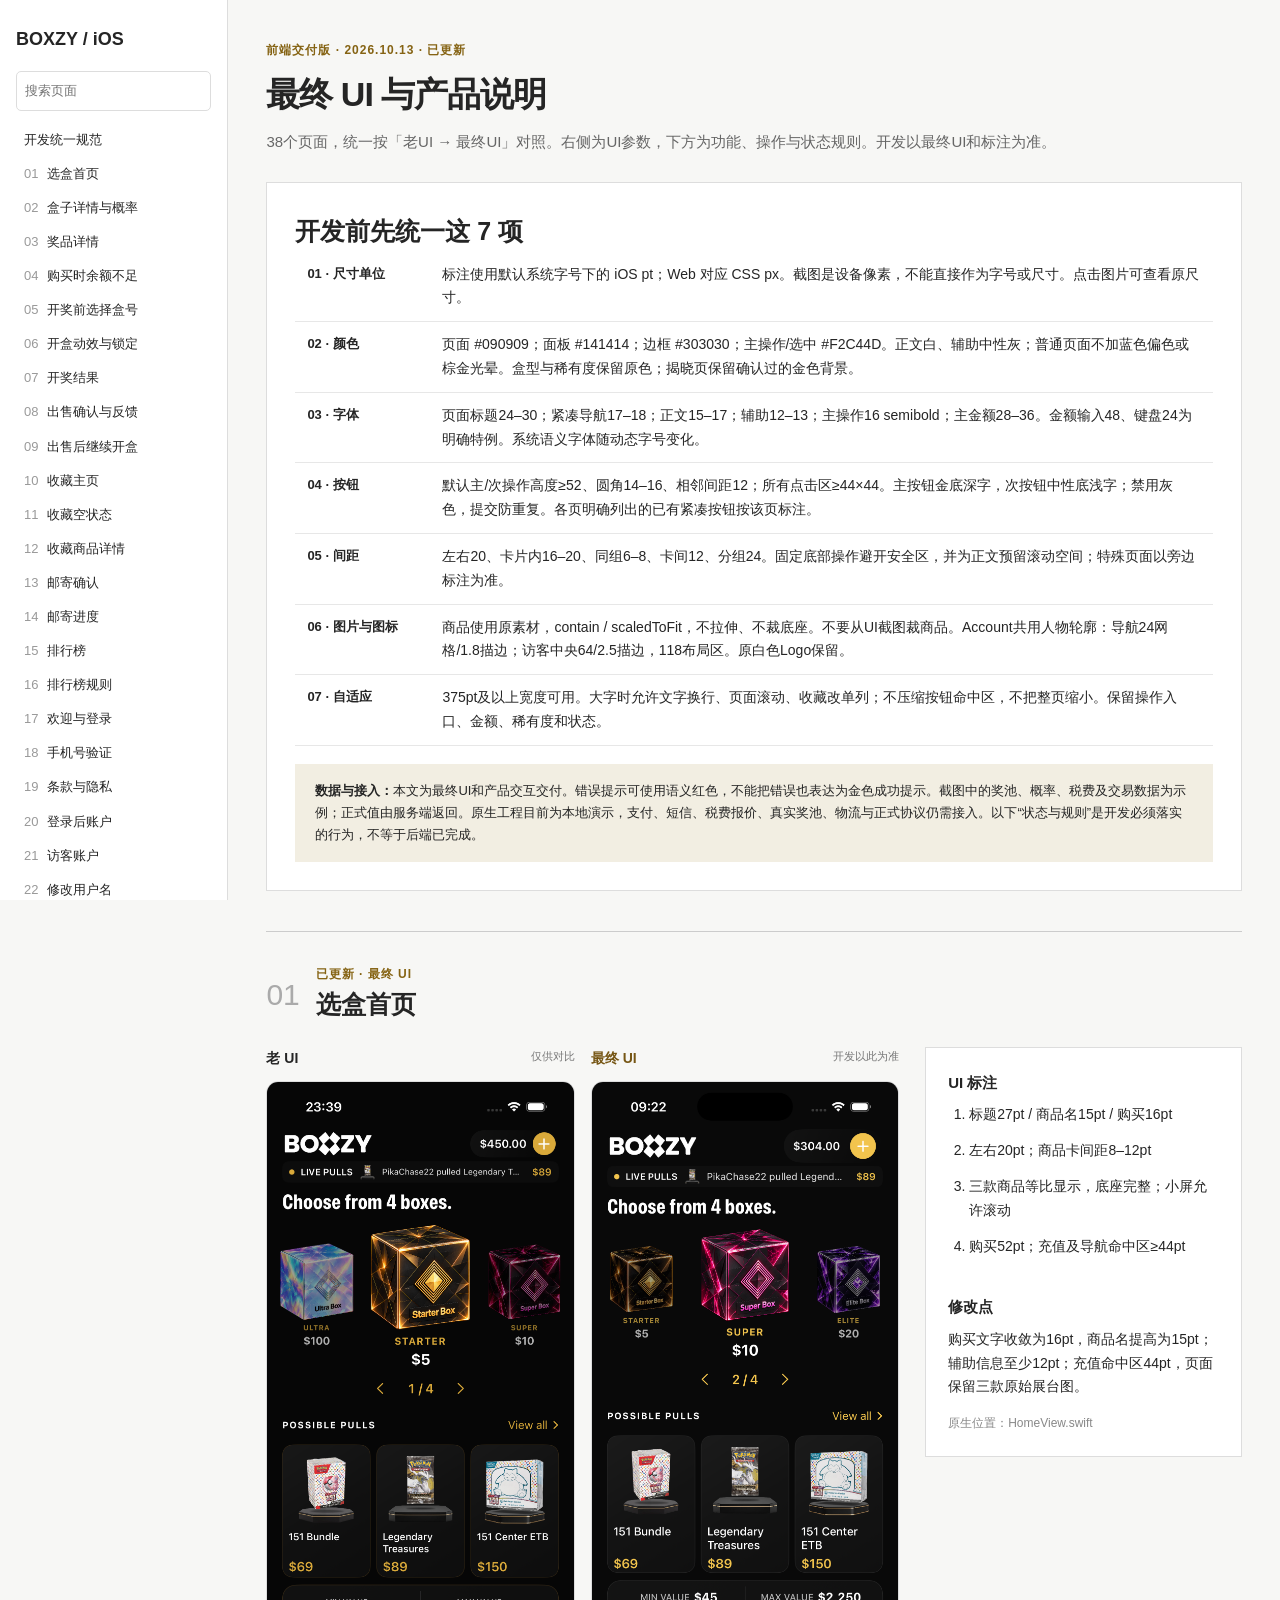
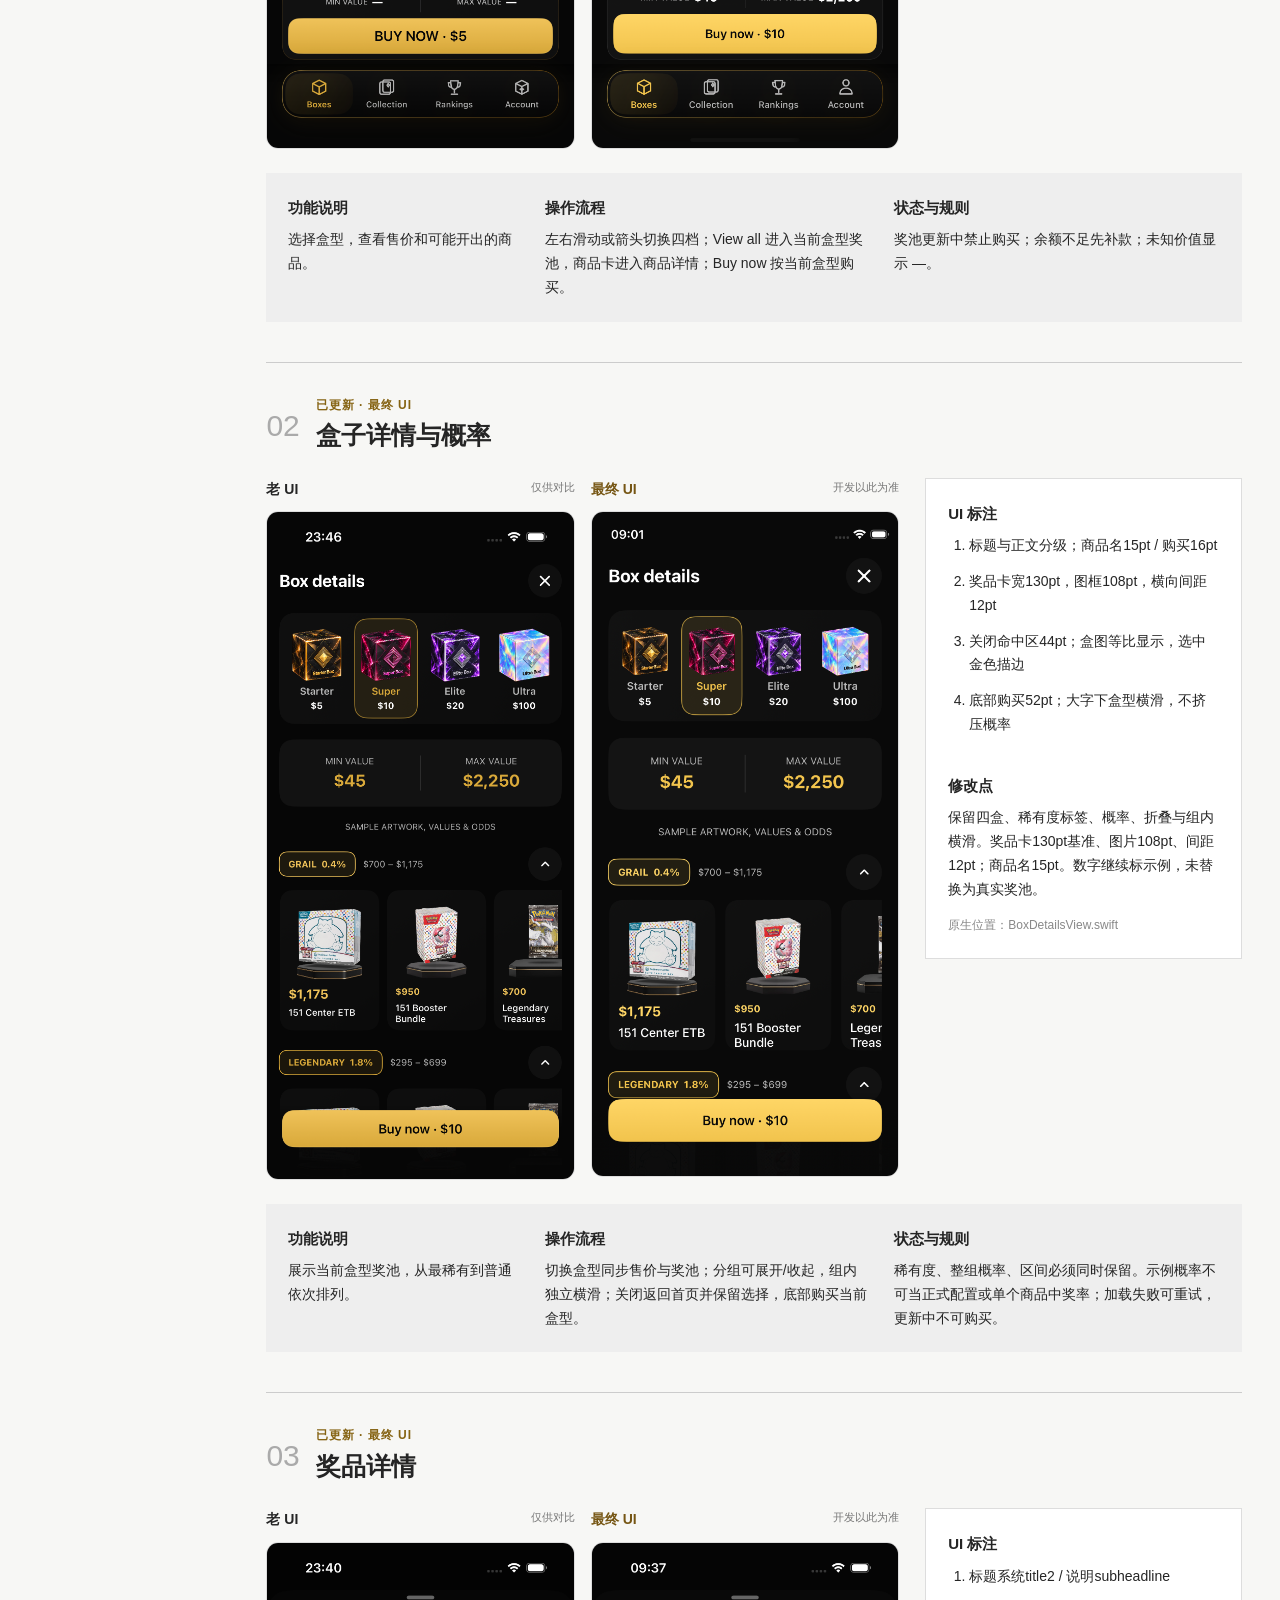
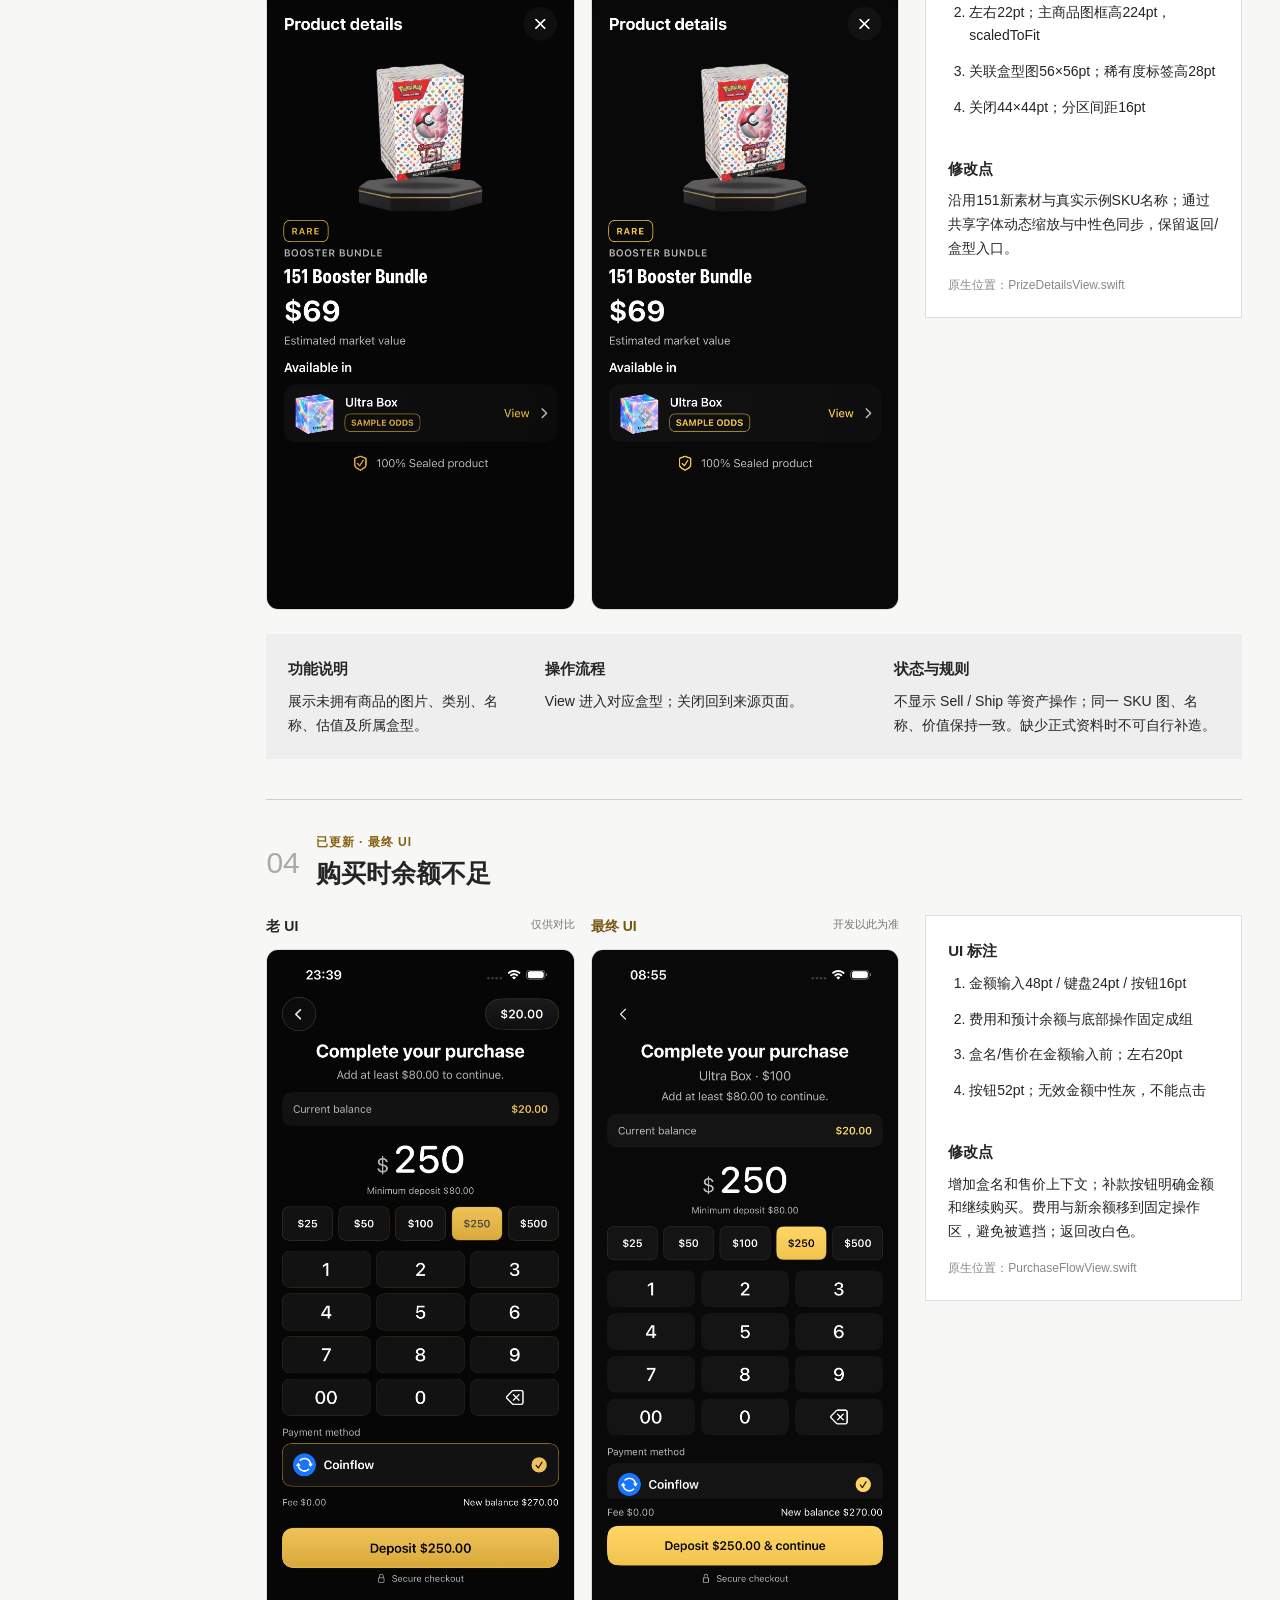
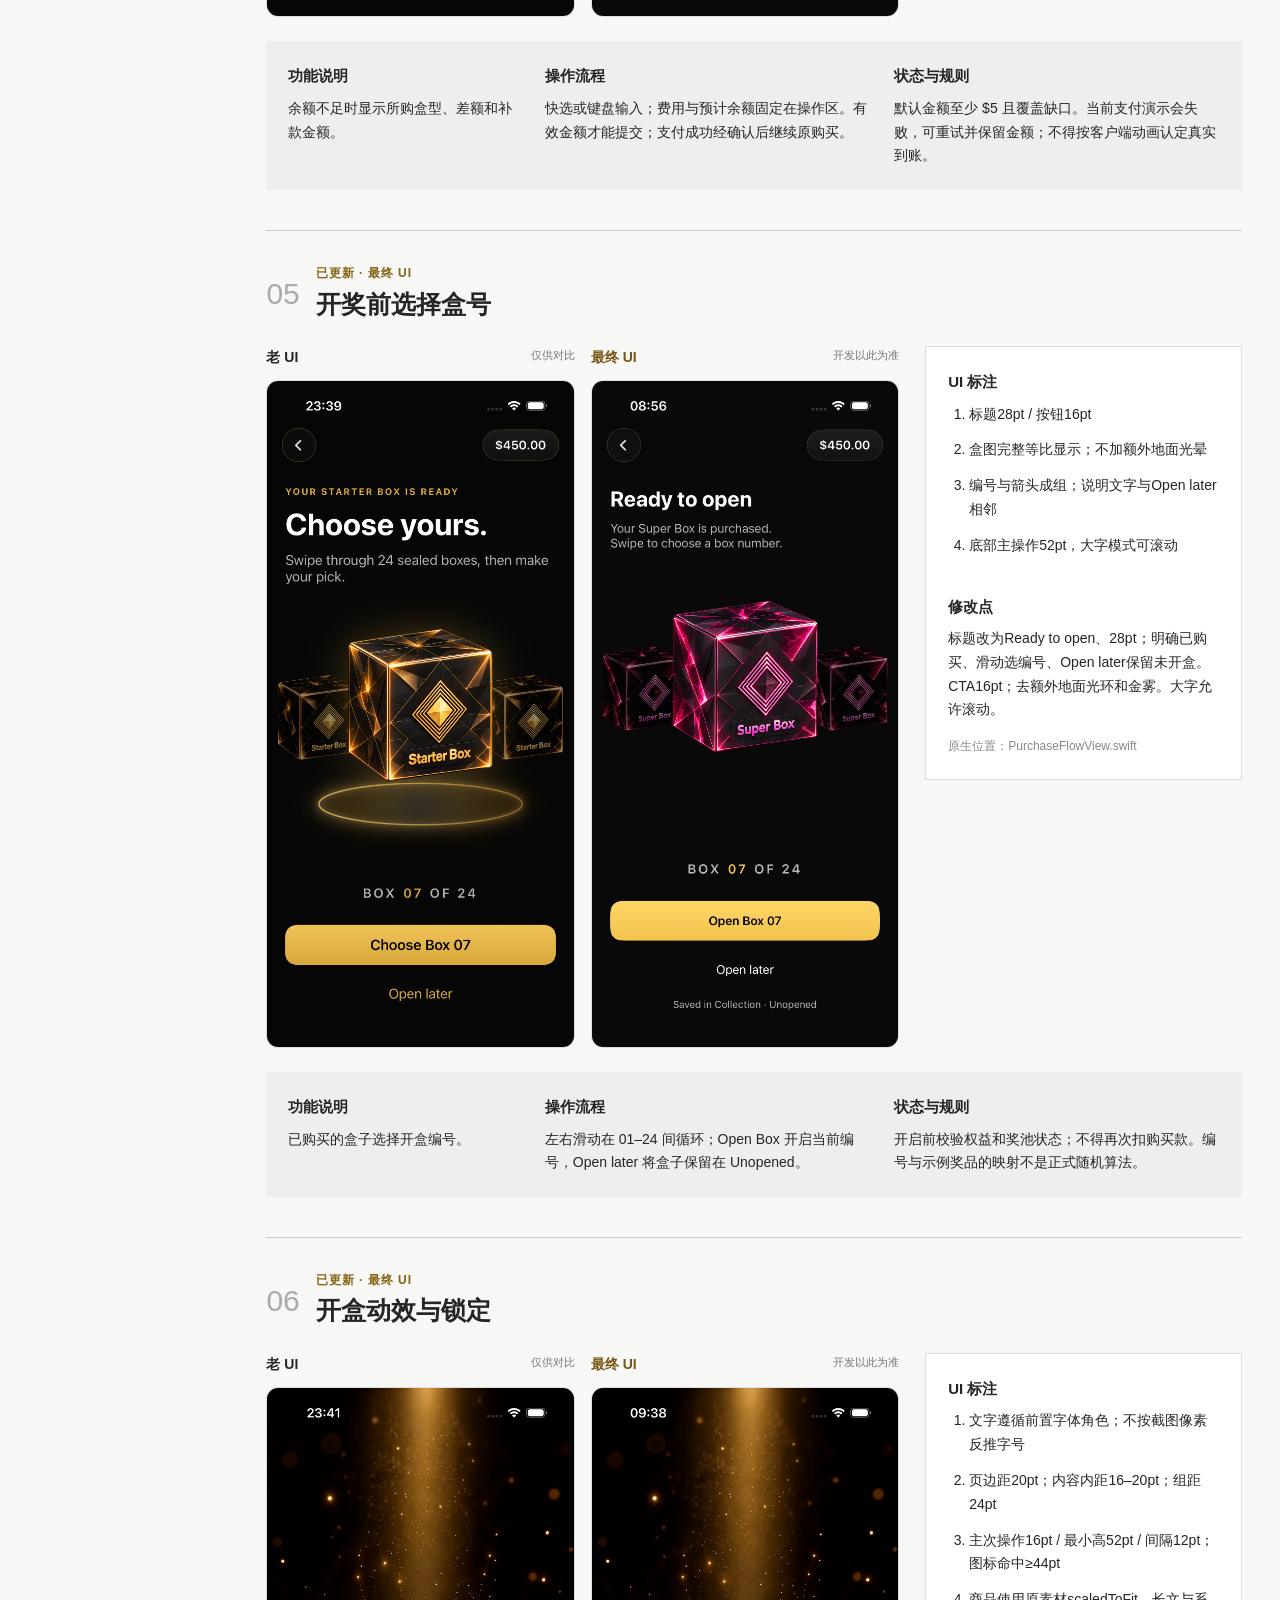
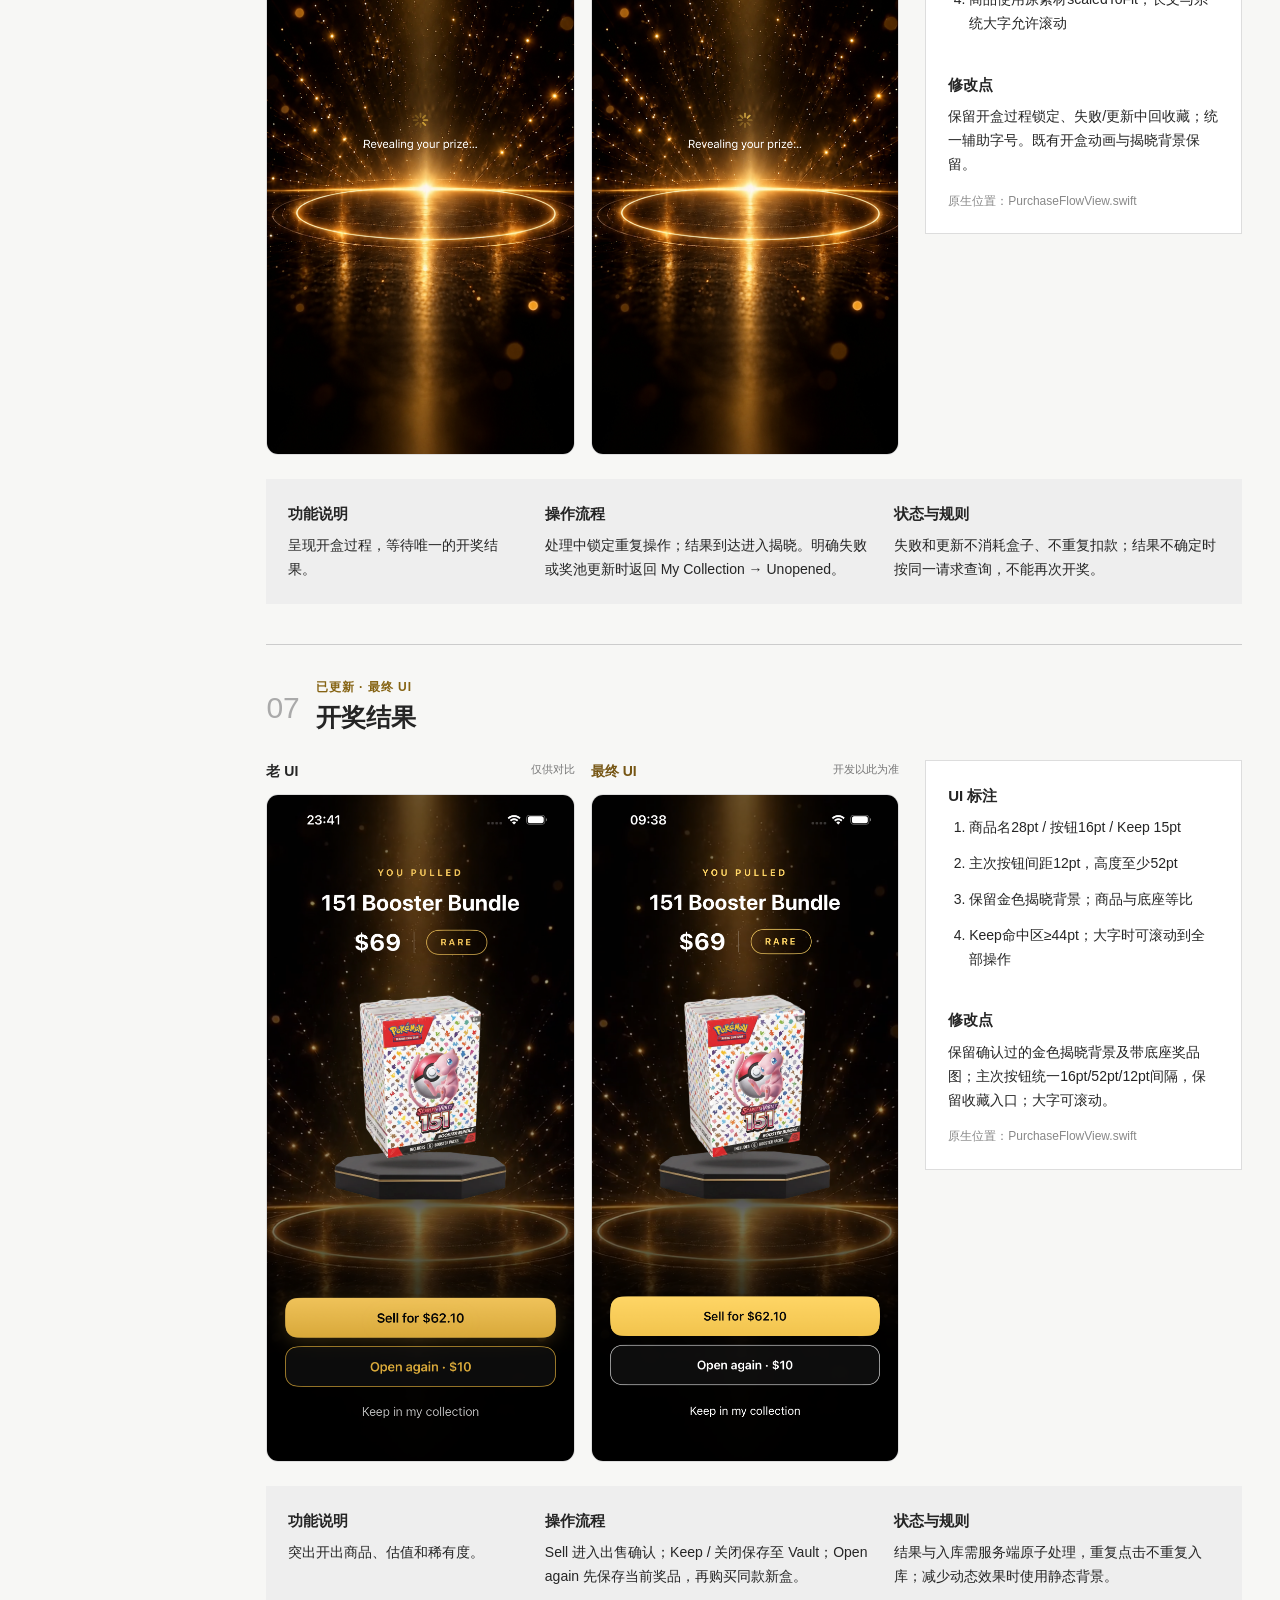
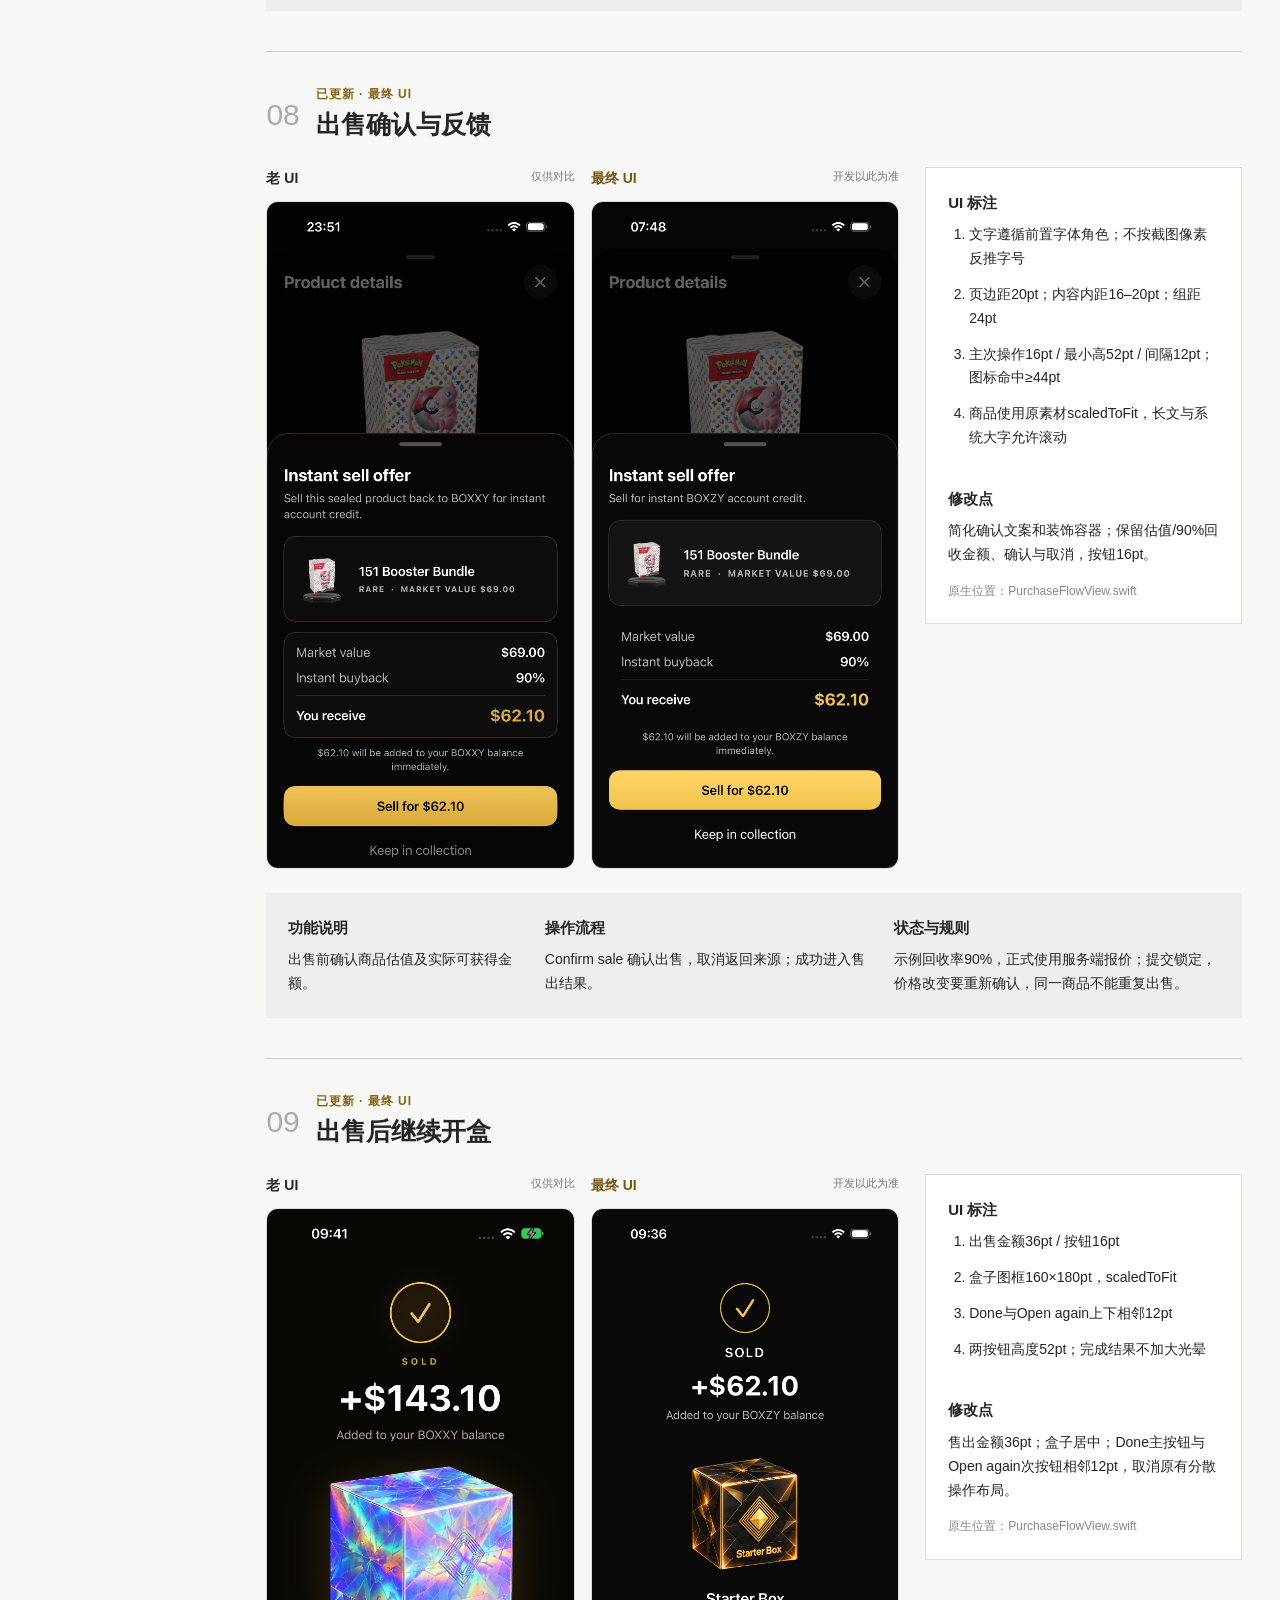
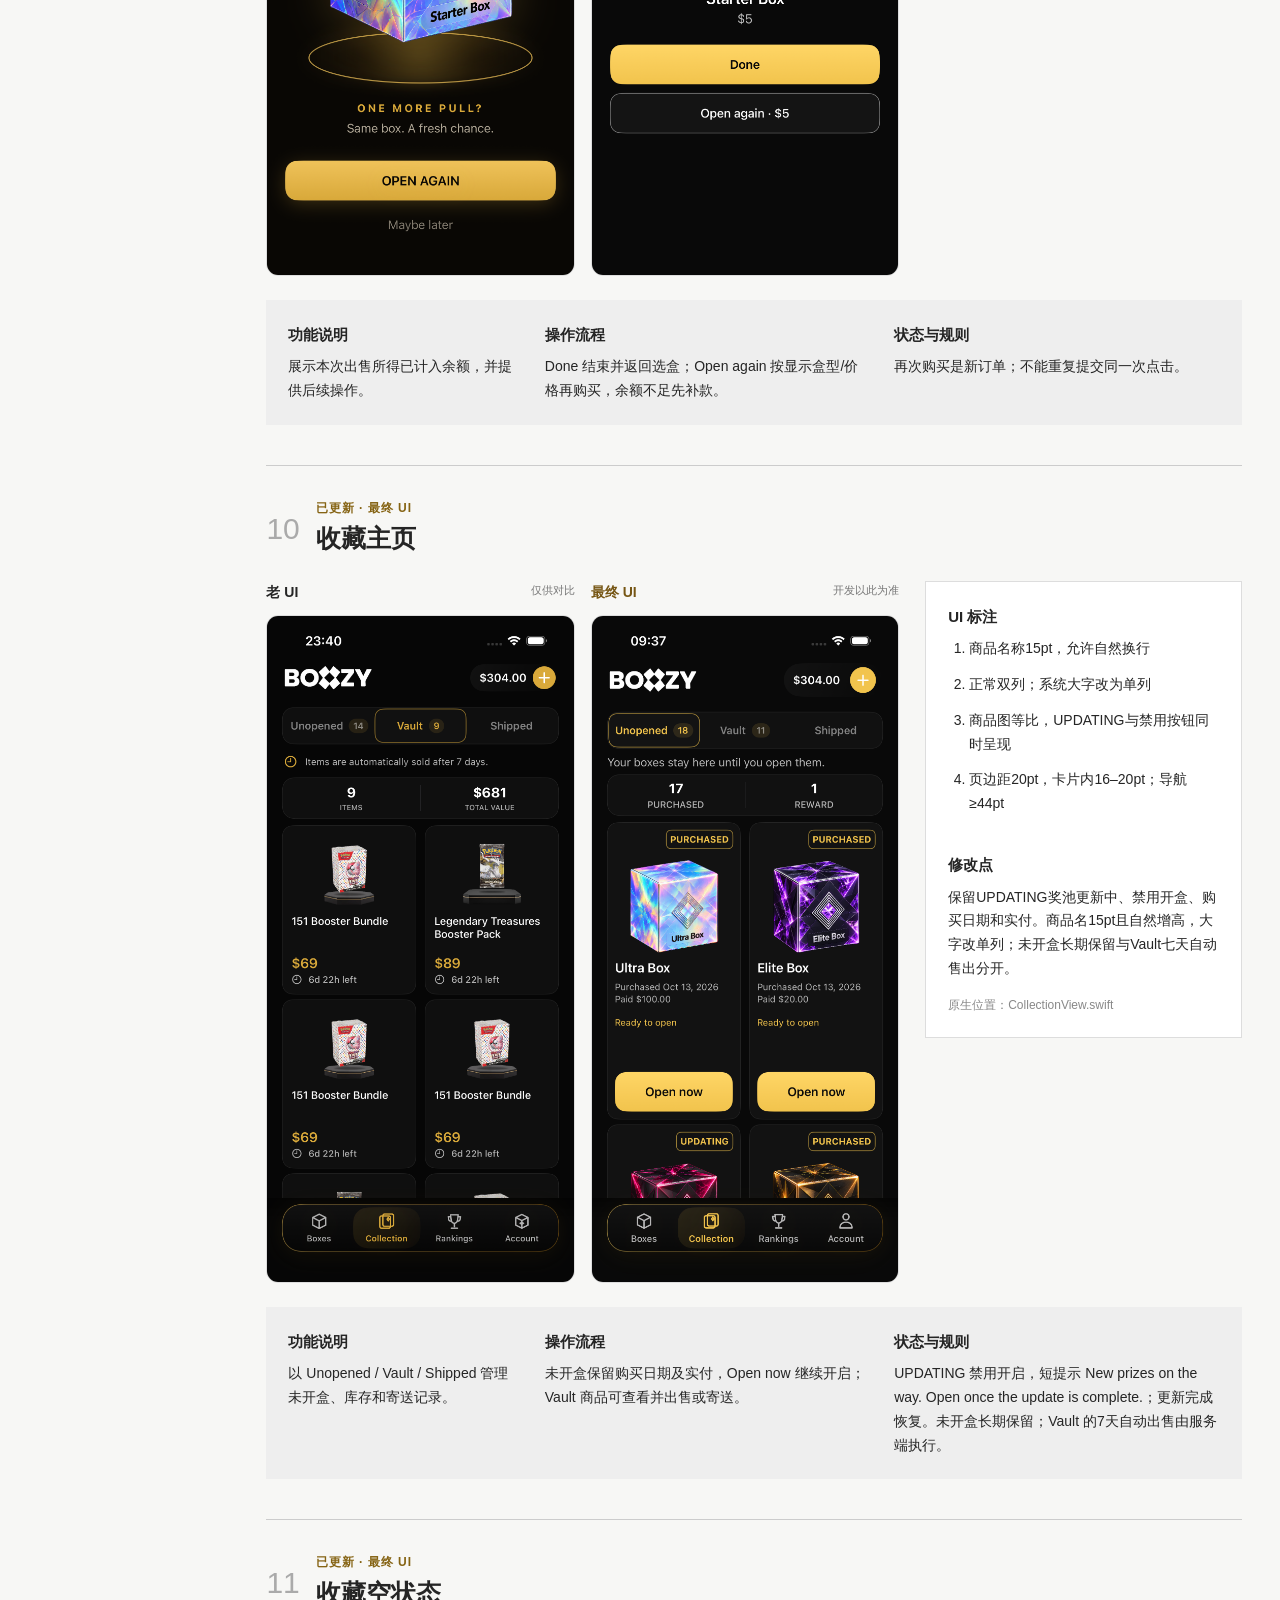
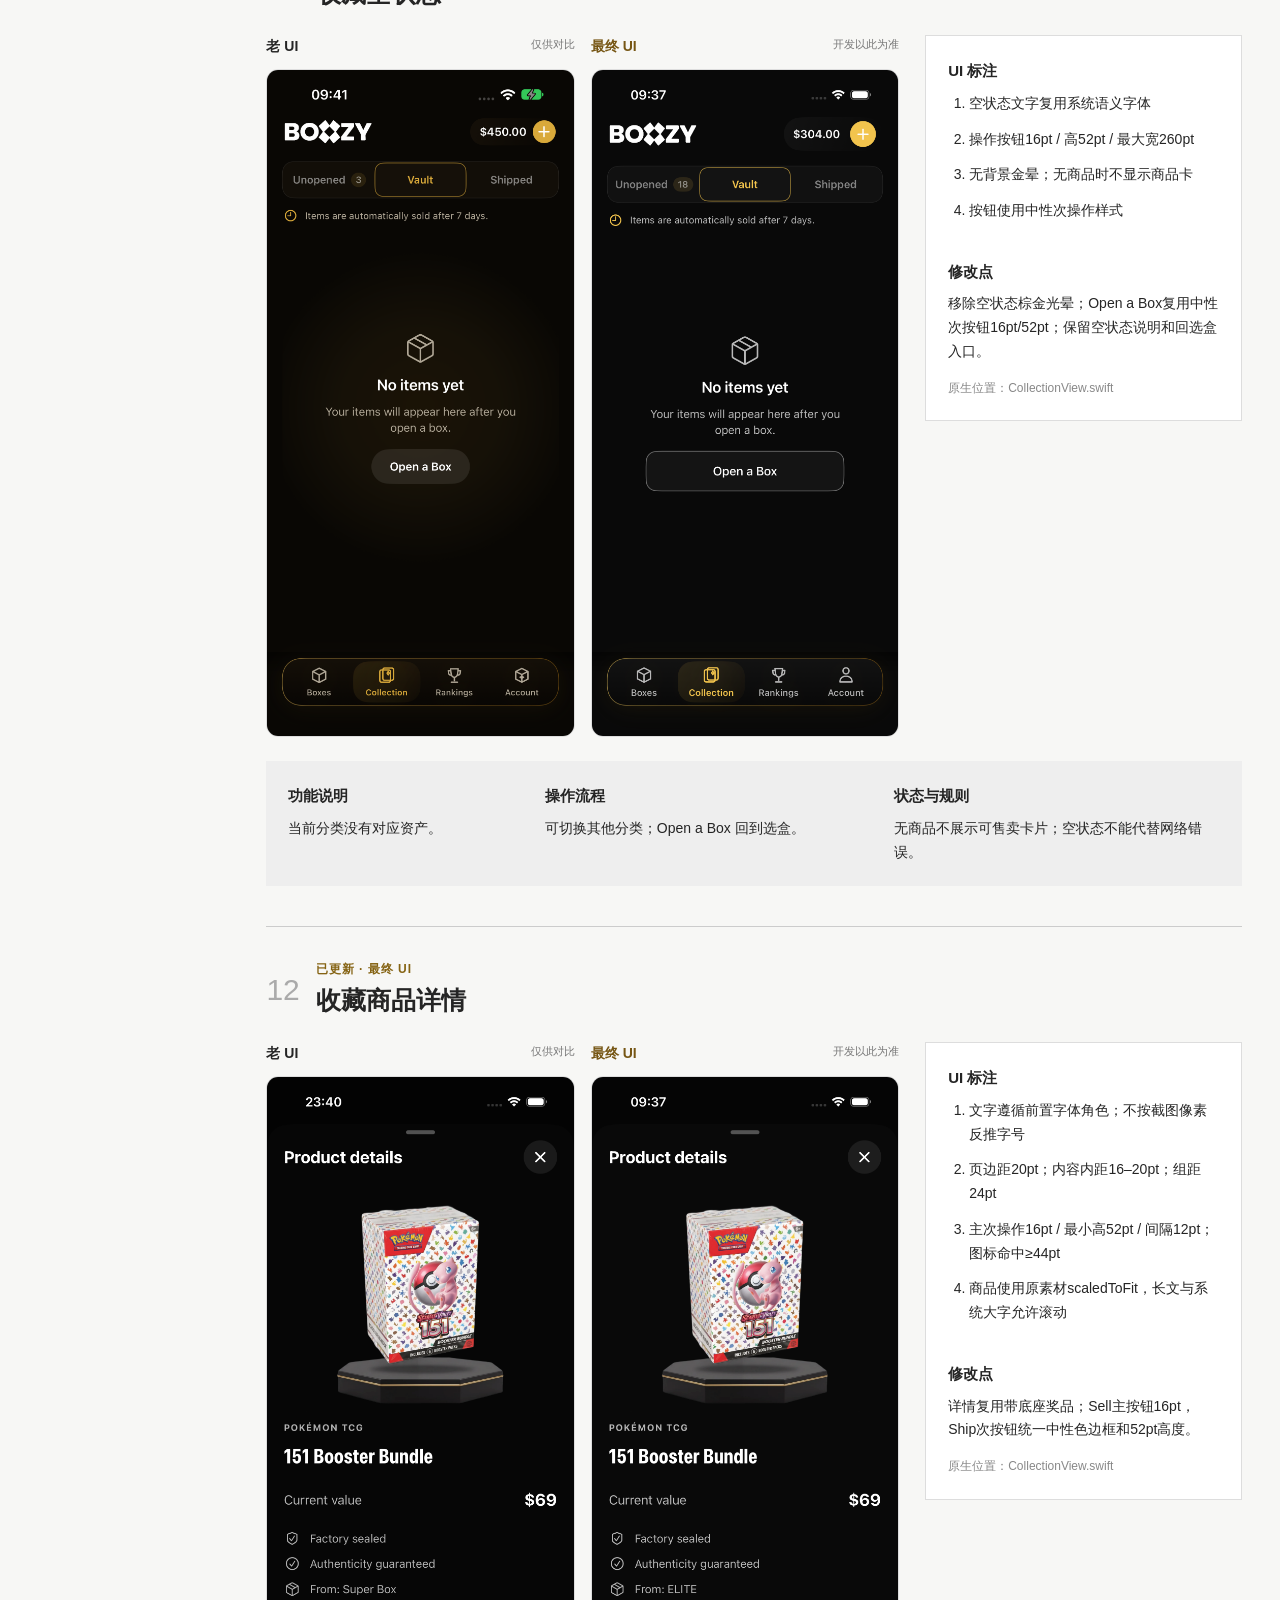
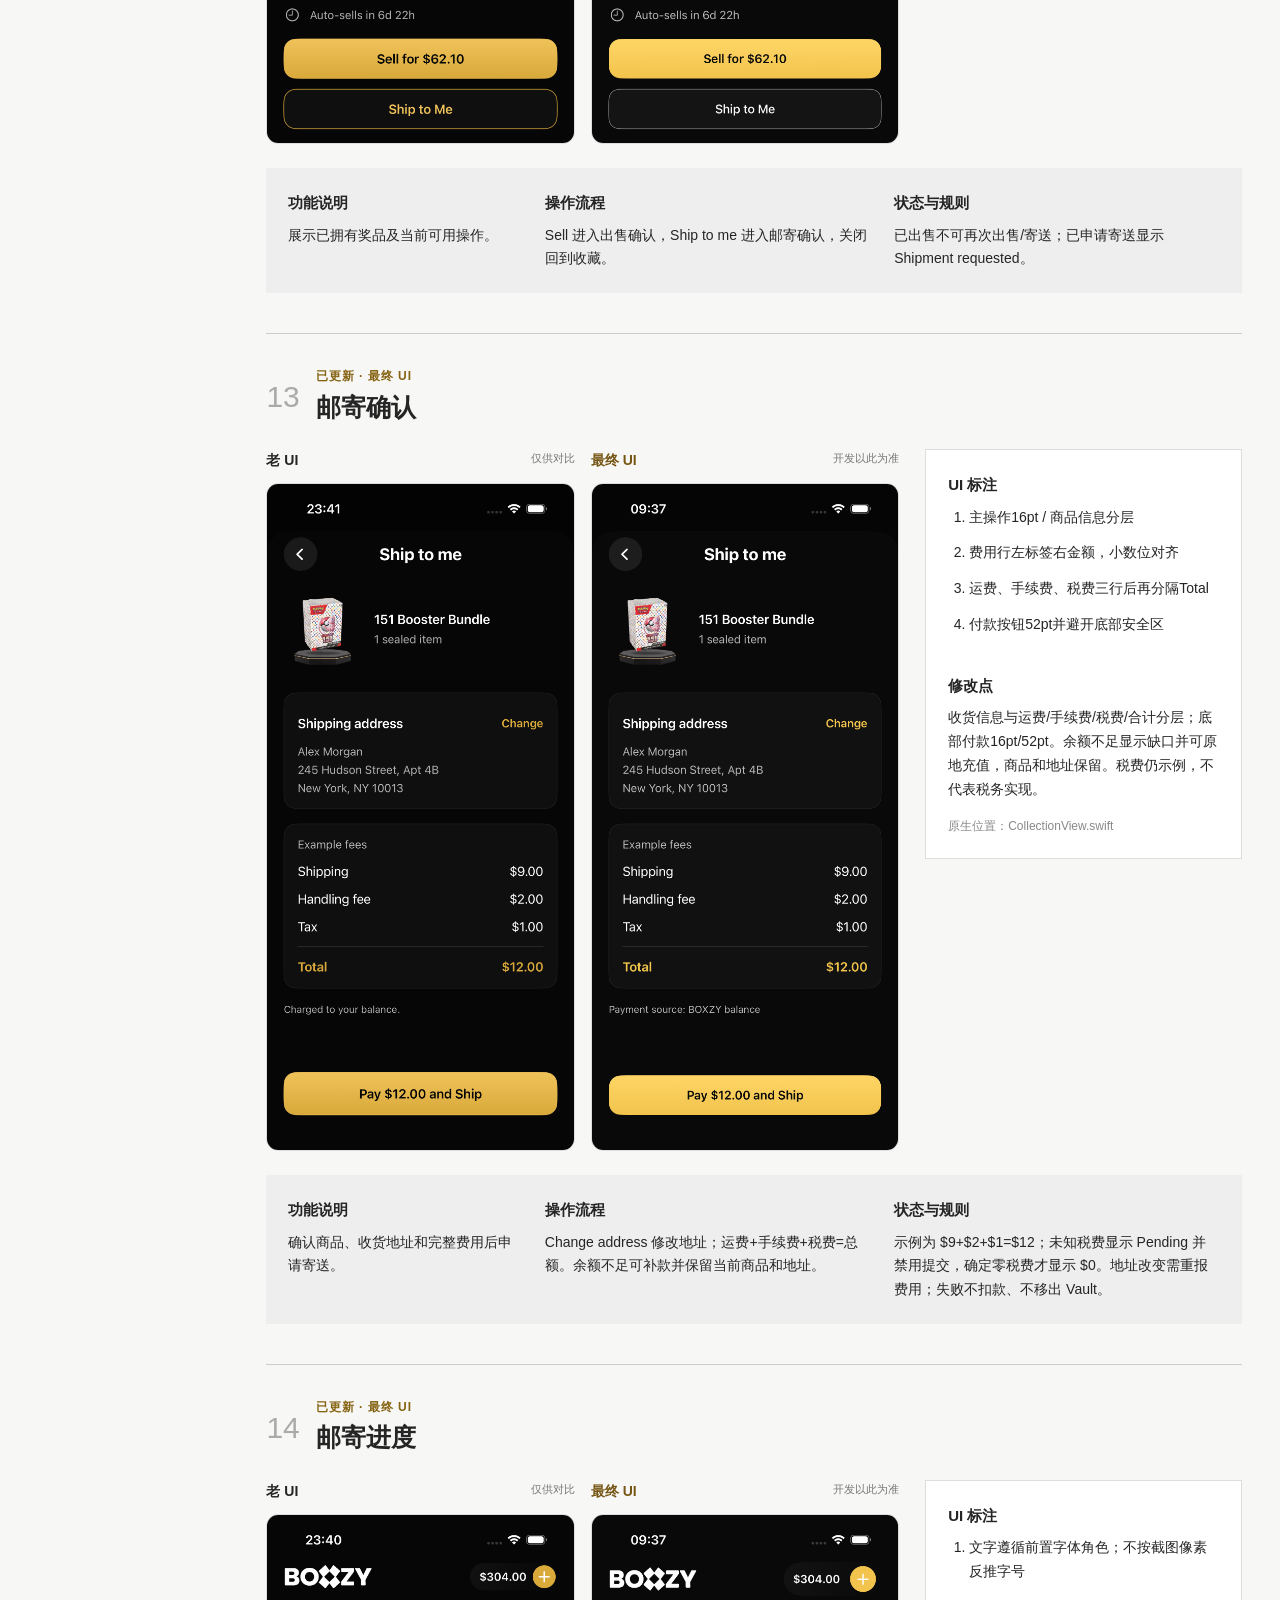
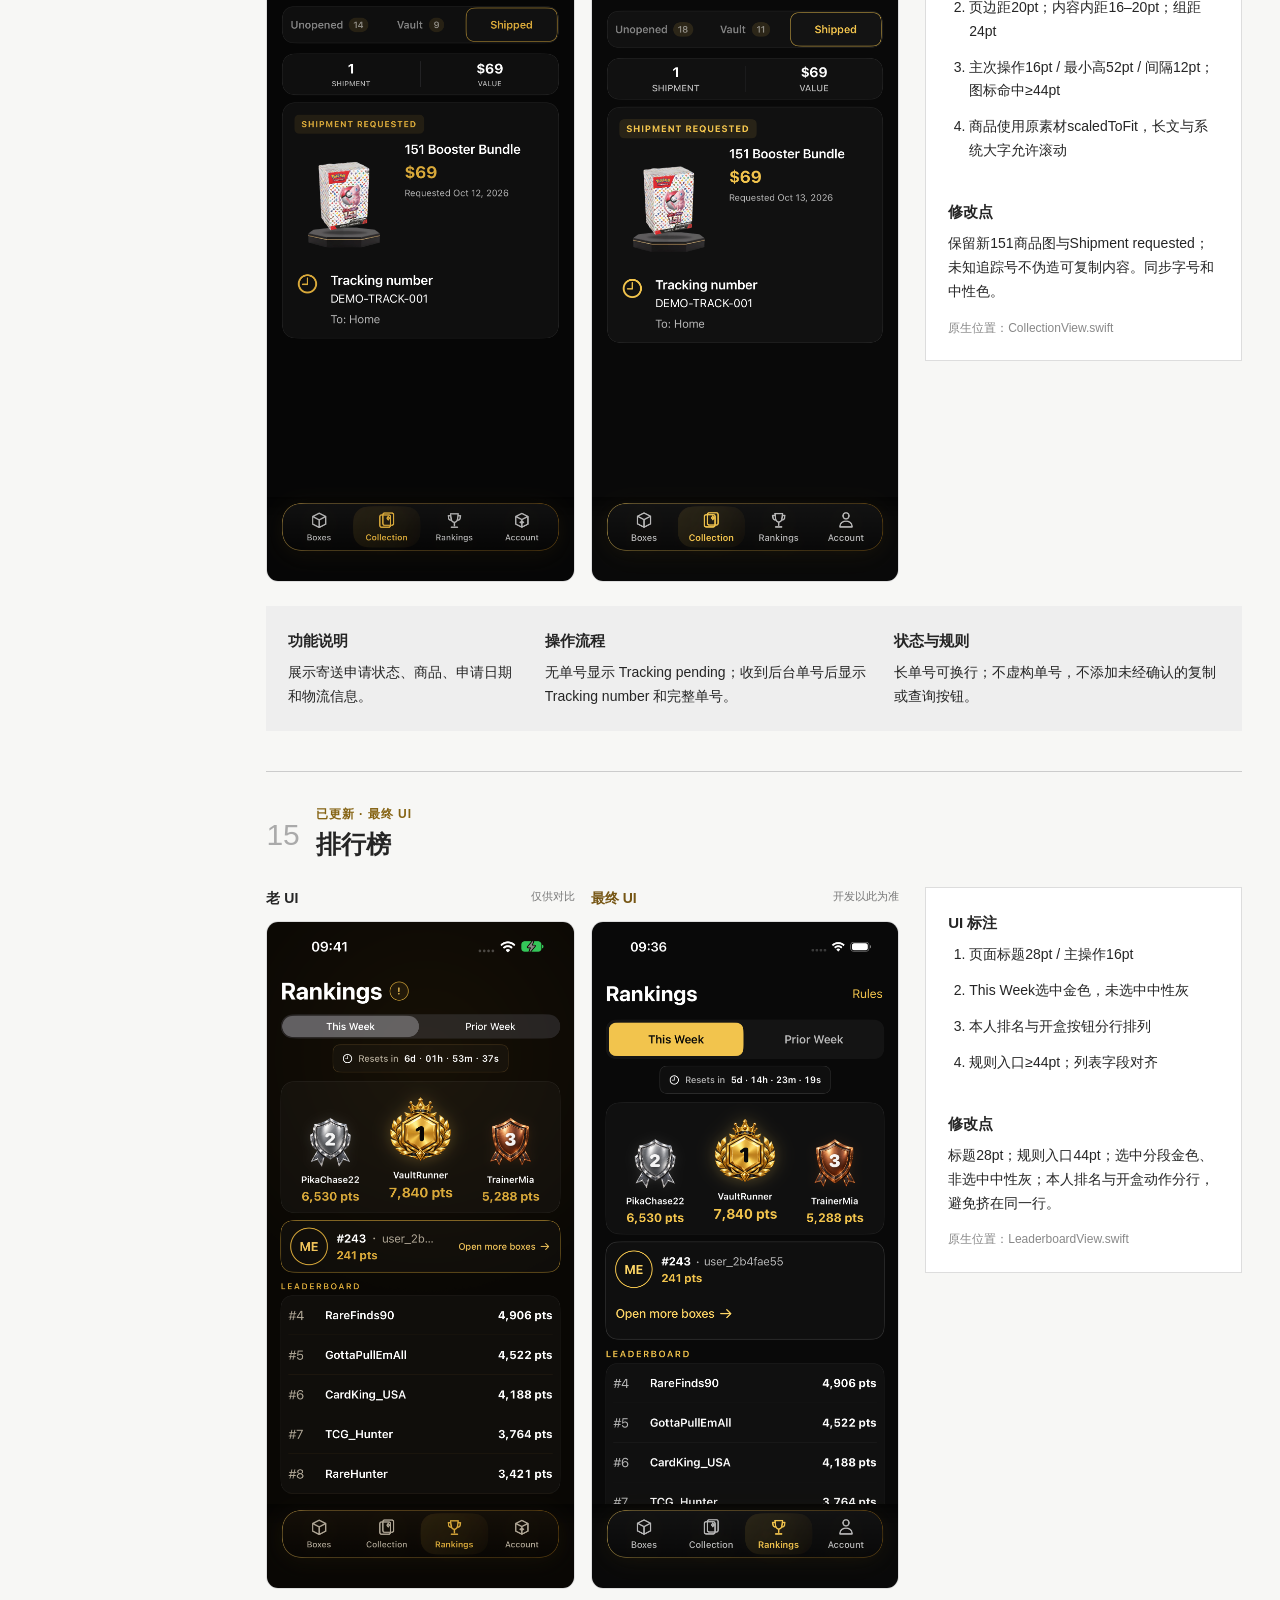
<file: ios-guide/BOXZY-iOS-PRODUCT-GUIDE.html>
<!doctype html><html lang="zh-CN"><head><meta charset="utf-8"><meta name="viewport" content="width=device-width,initial-scale=1"><title>BOXZY iOS · 最终UI与产品说明</title><style>.pair.result-pair{grid-template-columns:repeat(3,minmax(0,1fr))}@media(max-width:650px){.pair.result-pair{grid-template-columns:1fr}}.state-section{margin-top:30px;padding-top:24px;border-top:1px solid #ccc}.state-section>h3{font-size:20px}.state-grid{display:grid;grid-template-columns:repeat(2,minmax(0,1fr));gap:24px;margin-top:24px}.state-example{padding:18px;background:#fff;border:1px solid #ddd}.state-example h4{font-size:16px;margin:0 0 14px}.state-example img{width:100%;max-width:320px;display:block;margin:auto;border-radius:12px;border:1px solid #ddd}.state-notes{margin:16px 0 0;font-size:13px}.state-footnote{font-size:12px;color:#777;margin-top:16px}@media(max-width:650px){.state-grid{grid-template-columns:1fr}}*{box-sizing:border-box}html{scroll-behavior:smooth}body{margin:0;background:#f7f7f5;color:#252525;font:15px/1.7 -apple-system,BlinkMacSystemFont,"PingFang SC",sans-serif}a{color:inherit}nav{position:fixed;inset:0 auto 0 0;width:228px;padding:24px 16px;background:#fff;border-right:1px solid #ddd;overflow:auto}nav b{display:block;margin-bottom:16px;font-size:18px}nav a{display:block;text-decoration:none;padding:6px 8px;font-size:13px;border-radius:5px}nav a:hover{background:#eee}nav span{color:#999;margin-right:9px}main{margin-left:228px;padding:40px clamp(20px,3vw,56px);max-width:1700px}h1{font-size:34px;letter-spacing:-1px;line-height:1.3;margin:12px 0}h2{font-size:25px;line-height:1.3;margin:4px 0}h3{font-size:15px;margin:0 0 8px}p{margin:0 0 14px}.lead{color:#666;max-width:850px}.eyebrow{font-size:12px;font-weight:600;letter-spacing:1px;color:#856313}.standards{background:white;padding:28px;border:1px solid #ddd;margin:28px 0 40px}table{width:100%;border-collapse:collapse}th,td{padding:11px 12px;text-align:left;border-bottom:1px solid #e7e7e7;vertical-align:top}th{width:135px;font-size:13px}td{font-size:14px}.note{padding:16px 20px;background:#f2eee2;font-size:13px;margin:18px 0 0}.page{border-top:1px solid #ccc;padding:32px 0 40px;scroll-margin-top:20px}.pagehead{display:flex;align-items:center;gap:16px;margin-bottom:22px}.number{font-size:30px;font-weight:300;color:#aaa}.work{display:grid;grid-template-columns:minmax(0,2fr) minmax(250px,1fr);gap:26px}.pair{display:grid;grid-template-columns:1fr 1fr;gap:16px;align-items:start}figure{margin:0;min-width:0}figcaption{font-size:14px;font-weight:600;margin-bottom:10px;display:flex;justify-content:space-between;gap:6px}figcaption span{font-size:11px;font-weight:400;color:#777}.final figcaption{color:#765614}figure img{display:block;width:100%;max-width:370px;margin:auto;border:1px solid #ddd;border-radius:12px}aside{background:white;border:1px solid #ddd;padding:22px;height:fit-content;font-size:14px}aside ol{padding-left:21px;margin:0 0 24px}aside li{padding:0 0 12px}.source{font-size:12px;color:#888;overflow-wrap:anywhere}.product{display:grid;grid-template-columns:1fr 1.4fr 1.4fr;gap:24px;margin-top:24px;padding:22px;background:#eee; font-size:14px}.product p{margin:0}.page[hidden]{display:none}input{width:100%;padding:8px;margin-bottom:12px;border:1px solid #ddd;border-radius:5px;font:inherit;font-size:13px}footer{font-size:12px;color:#777;padding:20px 0}@media(max-width:1000px){nav{width:195px}main{margin-left:195px}.work{grid-template-columns:1fr}aside{max-width:none}.product{grid-template-columns:1fr}}@media(max-width:650px){nav{position:relative;width:auto;max-height:250px}main{margin:0;padding:24px 14px}h1{font-size:28px}.pair{gap:10px}figcaption{display:block}.standards{padding:12px}th{width:85px}td{font-size:13px}}@media print{nav,input{display:none}main{margin:0}.page{break-before:page}a{text-decoration:none}.work{grid-template-columns:2fr 1fr}}</style></head><body><nav><b>BOXZY / iOS</b><input id="search" placeholder="搜索页面" aria-label="搜索页面"><a href="#standards">开发统一规范</a><a href="#home"><span>01</span>选盒首页</a><a href="#box-details"><span>02</span>盒子详情与概率</a><a href="#prize-details"><span>03</span>奖品详情</a><a href="#purchase-funds"><span>04</span>购买时余额不足</a><a href="#choose-box"><span>05</span>开奖前选择盒号</a><a href="#opening"><span>06</span>开盒动效与锁定</a><a href="#result"><span>07</span>开奖结果</a><a href="#sell"><span>08</span>出售确认与反馈</a><a href="#post-sale"><span>09</span>出售后继续开盒</a><a href="#collection"><span>10</span>收藏主页</a><a href="#collection-empty"><span>11</span>收藏空状态</a><a href="#collection-item"><span>12</span>收藏商品详情</a><a href="#shipping"><span>13</span>邮寄确认</a><a href="#shipment"><span>14</span>邮寄进度</a><a href="#rankings"><span>15</span>排行榜</a><a href="#rank-rules"><span>16</span>排行榜规则</a><a href="#welcome"><span>17</span>欢迎与登录</a><a href="#phone"><span>18</span>手机号验证</a><a href="#legal"><span>19</span>条款与隐私</a><a href="#account"><span>20</span>登录后账户</a><a href="#guest"><span>21</span>访客账户</a><a href="#username"><span>22</span>修改用户名</a><a href="#sign-out"><span>23</span>退出登录确认</a><a href="#delete-account"><span>24</span>删除账户</a><a href="#deposit"><span>25</span>充值金额</a><a href="#deposit-status"><span>26</span>充值状态</a><a href="#withdraw"><span>27</span>提现金额</a><a href="#withdraw-review"><span>28</span>提现确认</a><a href="#withdraw-status"><span>29</span>提现结果</a><a href="#addresses"><span>30</span>地址列表</a><a href="#addresses-empty"><span>31</span>地址空状态</a><a href="#address-form"><span>32</span>新增/编辑地址</a><a href="#transactions"><span>33</span>交易记录</a><a href="#transactions-empty"><span>34</span>交易空状态</a><a href="#transaction-detail"><span>35</span>交易详情</a><a href="#support"><span>36</span>帮助中心</a><a href="#support-topic"><span>37</span>帮助分类</a><a href="#support-article"><span>38</span>帮助文章</a></nav><main><div class="eyebrow">前端交付版 · 2026.10.13 · 已更新</div><h1>最终 UI 与产品说明</h1><p class="lead">38个页面，统一按「老UI → 最终UI」对照。右侧为UI参数，下方为功能、操作与状态规则。开发以最终UI和标注为准。</p><section class="standards" id="standards"><h2>开发前先统一这 7 项</h2><table><tr><th>01 · 尺寸单位</th><td>标注使用默认系统字号下的 iOS pt；Web 对应 CSS px。截图是设备像素，不能直接作为字号或尺寸。点击图片可查看原尺寸。</td></tr><tr><th>02 · 颜色</th><td>页面 #090909；面板 #141414；边框 #303030；主操作/选中 #F2C44D。正文白、辅助中性灰；普通页面不加蓝色偏色或棕金光晕。盒型与稀有度保留原色；揭晓页保留确认过的金色背景。</td></tr><tr><th>03 · 字体</th><td>页面标题24–30；紧凑导航17–18；正文15–17；辅助12–13；主操作16 semibold；主金额28–36。金额输入48、键盘24为明确特例。系统语义字体随动态字号变化。</td></tr><tr><th>04 · 按钮</th><td>默认主/次操作高度≥52、圆角14–16、相邻间距12；所有点击区≥44×44。主按钮金底深字，次按钮中性底浅字；禁用灰色，提交防重复。各页明确列出的已有紧凑按钮按该页标注。</td></tr><tr><th>05 · 间距</th><td>左右20、卡片内16–20、同组6–8、卡间12、分组24。固定底部操作避开安全区，并为正文预留滚动空间；特殊页面以旁边标注为准。</td></tr><tr><th>06 · 图片与图标</th><td>商品使用原素材，contain / scaledToFit，不拉伸、不裁底座。不要从UI截图裁商品。Account共用人物轮廓：导航24网格/1.8描边；访客中央64/2.5描边，118布局区。原白色Logo保留。</td></tr><tr><th>07 · 自适应</th><td>375pt及以上宽度可用。大字时允许文字换行、页面滚动、收藏改单列；不压缩按钮命中区，不把整页缩小。保留操作入口、金额、稀有度和状态。</td></tr></table><p class="note"><b>数据与接入：</b>本文为最终UI和产品交互交付。错误提示可使用语义红色，不能把错误也表达为金色成功提示。截图中的奖池、概率、税费及交易数据为示例；正式值由服务端返回。原生工程目前为本地演示，支付、短信、税费报价、真实奖池、物流与正式协议仍需接入。以下“状态与规则”是开发必须落实的行为，不等于后端已完成。</p></section><section class="page" id="home" data-title="选盒首页"><header class="pagehead"><span class="number">01</span><div><div class="eyebrow">已更新 · 最终 UI</div><h2>选盒首页</h2></div></header><div class="work"><div class="pair"><figure><figcaption>老 UI <span>仅供对比</span></figcaption><a href="assets/01-home-old.png" target="_blank"><img loading="lazy" src="assets/01-home-old.png" alt="老UI：选盒首页"></a></figure><figure class="final"><figcaption>最终 UI <span>开发以此为准</span></figcaption><a href="assets/01-home-final.png" target="_blank"><img loading="lazy" src="assets/01-home-final.png" alt="最终UI：选盒首页"></a></figure></div><aside><h3>UI 标注</h3><ol><li>标题27pt / 商品名15pt / 购买16pt</li><li>左右20pt；商品卡间距8–12pt</li><li>三款商品等比显示，底座完整；小屏允许滚动</li><li>购买52pt；充值及导航命中区≥44pt</li></ol><h3>修改点</h3><p>购买文字收敛为16pt，商品名提高为15pt；辅助信息至少12pt；充值命中区44pt，页面保留三款原始展台图。</p><div class="source">原生位置：HomeView.swift</div></aside></div><div class="product"><article><h3>功能说明</h3><p>选择盒型，查看售价和可能开出的商品。</p></article><article><h3>操作流程</h3><p>左右滑动或箭头切换四档；View all 进入当前盒型奖池，商品卡进入商品详情；Buy now 按当前盒型购买。</p></article><article><h3>状态与规则</h3><p>奖池更新中禁止购买；余额不足先补款；未知价值显示 —。</p></article></div></section><section class="page" id="box-details" data-title="盒子详情与概率"><header class="pagehead"><span class="number">02</span><div><div class="eyebrow">已更新 · 最终 UI</div><h2>盒子详情与概率</h2></div></header><div class="work"><div class="pair"><figure><figcaption>老 UI <span>仅供对比</span></figcaption><a href="assets/02-box-details-old.png" target="_blank"><img loading="lazy" src="assets/02-box-details-old.png" alt="老UI：盒子详情与概率"></a></figure><figure class="final"><figcaption>最终 UI <span>开发以此为准</span></figcaption><a href="assets/02-box-details-final.png" target="_blank"><img loading="lazy" src="assets/02-box-details-final.png" alt="最终UI：盒子详情与概率"></a></figure></div><aside><h3>UI 标注</h3><ol><li>标题与正文分级；商品名15pt / 购买16pt</li><li>奖品卡宽130pt，图框108pt，横向间距12pt</li><li>关闭命中区44pt；盒图等比显示，选中金色描边</li><li>底部购买52pt；大字下盒型横滑，不挤压概率</li></ol><h3>修改点</h3><p>保留四盒、稀有度标签、概率、折叠与组内横滑。奖品卡130pt基准、图片108pt、间距12pt；商品名15pt。数字继续标示例，未替换为真实奖池。</p><div class="source">原生位置：BoxDetailsView.swift</div></aside></div><div class="product"><article><h3>功能说明</h3><p>展示当前盒型奖池，从最稀有到普通依次排列。</p></article><article><h3>操作流程</h3><p>切换盒型同步售价与奖池；分组可展开/收起，组内独立横滑；关闭返回首页并保留选择，底部购买当前盒型。</p></article><article><h3>状态与规则</h3><p>稀有度、整组概率、区间必须同时保留。示例概率不可当正式配置或单个商品中奖率；加载失败可重试，更新中不可购买。</p></article></div></section><section class="page" id="prize-details" data-title="奖品详情"><header class="pagehead"><span class="number">03</span><div><div class="eyebrow">已更新 · 最终 UI</div><h2>奖品详情</h2></div></header><div class="work"><div class="pair"><figure><figcaption>老 UI <span>仅供对比</span></figcaption><a href="assets/03-prize-details-old.png" target="_blank"><img loading="lazy" src="assets/03-prize-details-old.png" alt="老UI：奖品详情"></a></figure><figure class="final"><figcaption>最终 UI <span>开发以此为准</span></figcaption><a href="assets/03-prize-details-final.png" target="_blank"><img loading="lazy" src="assets/03-prize-details-final.png" alt="最终UI：奖品详情"></a></figure></div><aside><h3>UI 标注</h3><ol><li>标题系统title2 / 说明subheadline</li><li>左右22pt；主商品图框高224pt，scaledToFit</li><li>关联盒型图56×56pt；稀有度标签高28pt</li><li>关闭44×44pt；分区间距16pt</li></ol><h3>修改点</h3><p>沿用151新素材与真实示例SKU名称；通过共享字体动态缩放与中性色同步，保留返回/盒型入口。</p><div class="source">原生位置：PrizeDetailsView.swift</div></aside></div><div class="product"><article><h3>功能说明</h3><p>展示未拥有商品的图片、类别、名称、估值及所属盒型。</p></article><article><h3>操作流程</h3><p>View 进入对应盒型；关闭回到来源页面。</p></article><article><h3>状态与规则</h3><p>不显示 Sell / Ship 等资产操作；同一 SKU 图、名称、价值保持一致。缺少正式资料时不可自行补造。</p></article></div></section><section class="page" id="purchase-funds" data-title="购买时余额不足"><header class="pagehead"><span class="number">04</span><div><div class="eyebrow">已更新 · 最终 UI</div><h2>购买时余额不足</h2></div></header><div class="work"><div class="pair"><figure><figcaption>老 UI <span>仅供对比</span></figcaption><a href="assets/04-purchase-funds-old.png" target="_blank"><img loading="lazy" src="assets/04-purchase-funds-old.png" alt="老UI：购买时余额不足"></a></figure><figure class="final"><figcaption>最终 UI <span>开发以此为准</span></figcaption><a href="assets/04-purchase-funds-final.png" target="_blank"><img loading="lazy" src="assets/04-purchase-funds-final.png" alt="最终UI：购买时余额不足"></a></figure></div><aside><h3>UI 标注</h3><ol><li>金额输入48pt / 键盘24pt / 按钮16pt</li><li>费用和预计余额与底部操作固定成组</li><li>盒名/售价在金额输入前；左右20pt</li><li>按钮52pt；无效金额中性灰，不能点击</li></ol><h3>修改点</h3><p>增加盒名和售价上下文；补款按钮明确金额和继续购买。费用与新余额移到固定操作区，避免被遮挡；返回改白色。</p><div class="source">原生位置：PurchaseFlowView.swift</div></aside></div><div class="product"><article><h3>功能说明</h3><p>余额不足时显示所购盒型、差额和补款金额。</p></article><article><h3>操作流程</h3><p>快选或键盘输入；费用与预计余额固定在操作区。有效金额才能提交；支付成功经确认后继续原购买。</p></article><article><h3>状态与规则</h3><p>默认金额至少 $5 且覆盖缺口。当前支付演示会失败，可重试并保留金额；不得按客户端动画认定真实到账。</p></article></div></section><section class="page" id="choose-box" data-title="开奖前选择盒号"><header class="pagehead"><span class="number">05</span><div><div class="eyebrow">已更新 · 最终 UI</div><h2>开奖前选择盒号</h2></div></header><div class="work"><div class="pair"><figure><figcaption>老 UI <span>仅供对比</span></figcaption><a href="assets/05-choose-box-old.png" target="_blank"><img loading="lazy" src="assets/05-choose-box-old.png" alt="老UI：开奖前选择盒号"></a></figure><figure class="final"><figcaption>最终 UI <span>开发以此为准</span></figcaption><a href="assets/05-choose-box-final.png" target="_blank"><img loading="lazy" src="assets/05-choose-box-final.png" alt="最终UI：开奖前选择盒号"></a></figure></div><aside><h3>UI 标注</h3><ol><li>标题28pt / 按钮16pt</li><li>盒图完整等比显示；不加额外地面光晕</li><li>编号与箭头成组；说明文字与Open later相邻</li><li>底部主操作52pt，大字模式可滚动</li></ol><h3>修改点</h3><p>标题改为Ready to open、28pt；明确已购买、滑动选编号、Open later保留未开盒。CTA16pt；去额外地面光环和金雾。大字允许滚动。</p><div class="source">原生位置：PurchaseFlowView.swift</div></aside></div><div class="product"><article><h3>功能说明</h3><p>已购买的盒子选择开盒编号。</p></article><article><h3>操作流程</h3><p>左右滑动在 01–24 间循环；Open Box 开启当前编号，Open later 将盒子保留在 Unopened。</p></article><article><h3>状态与规则</h3><p>开启前校验权益和奖池状态；不得再次扣购买款。编号与示例奖品的映射不是正式随机算法。</p></article></div></section><section class="page" id="opening" data-title="开盒动效与锁定"><header class="pagehead"><span class="number">06</span><div><div class="eyebrow">已更新 · 最终 UI</div><h2>开盒动效与锁定</h2></div></header><div class="work"><div class="pair"><figure><figcaption>老 UI <span>仅供对比</span></figcaption><a href="assets/06-opening-old.png" target="_blank"><img loading="lazy" src="assets/06-opening-old.png" alt="老UI：开盒动效与锁定"></a></figure><figure class="final"><figcaption>最终 UI <span>开发以此为准</span></figcaption><a href="assets/06-opening-final.png" target="_blank"><img loading="lazy" src="assets/06-opening-final.png" alt="最终UI：开盒动效与锁定"></a></figure></div><aside><h3>UI 标注</h3><ol><li>文字遵循前置字体角色；不按截图像素反推字号</li><li>页边距20pt；内容内距16–20pt；组距24pt</li><li>主次操作16pt / 最小高52pt / 间隔12pt；图标命中≥44pt</li><li>商品使用原素材scaledToFit，长文与系统大字允许滚动</li></ol><h3>修改点</h3><p>保留开盒过程锁定、失败/更新中回收藏；统一辅助字号。既有开盒动画与揭晓背景保留。</p><div class="source">原生位置：PurchaseFlowView.swift</div></aside></div><div class="product"><article><h3>功能说明</h3><p>呈现开盒过程，等待唯一的开奖结果。</p></article><article><h3>操作流程</h3><p>处理中锁定重复操作；结果到达进入揭晓。明确失败或奖池更新时返回 My Collection → Unopened。</p></article><article><h3>状态与规则</h3><p>失败和更新不消耗盒子、不重复扣款；结果不确定时按同一请求查询，不能再次开奖。</p></article></div></section><section class="page" id="result" data-title="开奖结果"><header class="pagehead"><span class="number">07</span><div><div class="eyebrow">已更新 · 最终 UI</div><h2>开奖结果</h2></div></header><div class="work"><div class="pair"><figure><figcaption>老 UI <span>仅供对比</span></figcaption><a href="assets/07-result-old.png" target="_blank"><img loading="lazy" src="assets/07-result-old.png" alt="老UI：开奖结果"></a></figure><figure class="final"><figcaption>最终 UI <span>开发以此为准</span></figcaption><a href="assets/07-result-final.png" target="_blank"><img loading="lazy" src="assets/07-result-final.png" alt="最终UI：开奖结果"></a></figure></div><aside><h3>UI 标注</h3><ol><li>商品名28pt / 按钮16pt / Keep 15pt</li><li>主次按钮间距12pt，高度至少52pt</li><li>保留金色揭晓背景；商品与底座等比</li><li>Keep命中区≥44pt；大字时可滚动到全部操作</li></ol><h3>修改点</h3><p>保留确认过的金色揭晓背景及带底座奖品图；主次按钮统一16pt/52pt/12pt间隔，保留收藏入口；大字可滚动。</p><div class="source">原生位置：PurchaseFlowView.swift</div></aside></div><div class="product"><article><h3>功能说明</h3><p>突出开出商品、估值和稀有度。</p></article><article><h3>操作流程</h3><p>Sell 进入出售确认；Keep / 关闭保存至 Vault；Open again 先保存当前奖品，再购买同款新盒。</p></article><article><h3>状态与规则</h3><p>结果与入库需服务端原子处理，重复点击不重复入库；减少动态效果时使用静态背景。</p></article></div></section><section class="page" id="sell" data-title="出售确认与反馈"><header class="pagehead"><span class="number">08</span><div><div class="eyebrow">已更新 · 最终 UI</div><h2>出售确认与反馈</h2></div></header><div class="work"><div class="pair"><figure><figcaption>老 UI <span>仅供对比</span></figcaption><a href="assets/08-sell-old.png" target="_blank"><img loading="lazy" src="assets/08-sell-old.png" alt="老UI：出售确认与反馈"></a></figure><figure class="final"><figcaption>最终 UI <span>开发以此为准</span></figcaption><a href="assets/08-sell-final.png" target="_blank"><img loading="lazy" src="assets/08-sell-final.png" alt="最终UI：出售确认与反馈"></a></figure></div><aside><h3>UI 标注</h3><ol><li>文字遵循前置字体角色；不按截图像素反推字号</li><li>页边距20pt；内容内距16–20pt；组距24pt</li><li>主次操作16pt / 最小高52pt / 间隔12pt；图标命中≥44pt</li><li>商品使用原素材scaledToFit，长文与系统大字允许滚动</li></ol><h3>修改点</h3><p>简化确认文案和装饰容器；保留估值/90%回收金额、确认与取消，按钮16pt。</p><div class="source">原生位置：PurchaseFlowView.swift</div></aside></div><div class="product"><article><h3>功能说明</h3><p>出售前确认商品估值及实际可获得金额。</p></article><article><h3>操作流程</h3><p>Confirm sale 确认出售，取消返回来源；成功进入售出结果。</p></article><article><h3>状态与规则</h3><p>示例回收率90%，正式使用服务端报价；提交锁定，价格改变要重新确认，同一商品不能重复出售。</p></article></div></section><section class="page" id="post-sale" data-title="出售后继续开盒"><header class="pagehead"><span class="number">09</span><div><div class="eyebrow">已更新 · 最终 UI</div><h2>出售后继续开盒</h2></div></header><div class="work"><div class="pair"><figure><figcaption>老 UI <span>仅供对比</span></figcaption><a href="assets/09-post-sale-old.png" target="_blank"><img loading="lazy" src="assets/09-post-sale-old.png" alt="老UI：出售后继续开盒"></a></figure><figure class="final"><figcaption>最终 UI <span>开发以此为准</span></figcaption><a href="assets/09-post-sale-final.png" target="_blank"><img loading="lazy" src="assets/09-post-sale-final.png" alt="最终UI：出售后继续开盒"></a></figure></div><aside><h3>UI 标注</h3><ol><li>出售金额36pt / 按钮16pt</li><li>盒子图框160×180pt，scaledToFit</li><li>Done与Open again上下相邻12pt</li><li>两按钮高度52pt；完成结果不加大光晕</li></ol><h3>修改点</h3><p>售出金额36pt；盒子居中；Done主按钮与Open again次按钮相邻12pt，取消原有分散操作布局。</p><div class="source">原生位置：PurchaseFlowView.swift</div></aside></div><div class="product"><article><h3>功能说明</h3><p>展示本次出售所得已计入余额，并提供后续操作。</p></article><article><h3>操作流程</h3><p>Done 结束并返回选盒；Open again 按显示盒型/价格再购买，余额不足先补款。</p></article><article><h3>状态与规则</h3><p>再次购买是新订单；不能重复提交同一次点击。</p></article></div></section><section class="page" id="collection" data-title="收藏主页"><header class="pagehead"><span class="number">10</span><div><div class="eyebrow">已更新 · 最终 UI</div><h2>收藏主页</h2></div></header><div class="work"><div class="pair"><figure><figcaption>老 UI <span>仅供对比</span></figcaption><a href="assets/10-collection-old.png" target="_blank"><img loading="lazy" src="assets/10-collection-old.png" alt="老UI：收藏主页"></a></figure><figure class="final"><figcaption>最终 UI <span>开发以此为准</span></figcaption><a href="assets/10-collection-final.png" target="_blank"><img loading="lazy" src="assets/10-collection-final.png" alt="最终UI：收藏主页"></a></figure></div><aside><h3>UI 标注</h3><ol><li>商品名称15pt，允许自然换行</li><li>正常双列；系统大字改为单列</li><li>商品图等比，UPDATING与禁用按钮同时呈现</li><li>页边距20pt，卡片内16–20pt；导航≥44pt</li></ol><h3>修改点</h3><p>保留UPDATING奖池更新中、禁用开盒、购买日期和实付。商品名15pt且自然增高，大字改单列；未开盒长期保留与Vault七天自动售出分开。</p><div class="source">原生位置：CollectionView.swift</div></aside></div><div class="product"><article><h3>功能说明</h3><p>以 Unopened / Vault / Shipped 管理未开盒、库存和寄送记录。</p></article><article><h3>操作流程</h3><p>未开盒保留购买日期及实付，Open now 继续开启；Vault 商品可查看并出售或寄送。</p></article><article><h3>状态与规则</h3><p>UPDATING 禁用开启，短提示 New prizes on the way. Open once the update is complete.；更新完成恢复。未开盒长期保留；Vault 的7天自动出售由服务端执行。</p></article></div></section><section class="page" id="collection-empty" data-title="收藏空状态"><header class="pagehead"><span class="number">11</span><div><div class="eyebrow">已更新 · 最终 UI</div><h2>收藏空状态</h2></div></header><div class="work"><div class="pair"><figure><figcaption>老 UI <span>仅供对比</span></figcaption><a href="assets/11-collection-empty-old.png" target="_blank"><img loading="lazy" src="assets/11-collection-empty-old.png" alt="老UI：收藏空状态"></a></figure><figure class="final"><figcaption>最终 UI <span>开发以此为准</span></figcaption><a href="assets/11-collection-empty-final.png" target="_blank"><img loading="lazy" src="assets/11-collection-empty-final.png" alt="最终UI：收藏空状态"></a></figure></div><aside><h3>UI 标注</h3><ol><li>空状态文字复用系统语义字体</li><li>操作按钮16pt / 高52pt / 最大宽260pt</li><li>无背景金晕；无商品时不显示商品卡</li><li>按钮使用中性次操作样式</li></ol><h3>修改点</h3><p>移除空状态棕金光晕；Open a Box复用中性次按钮16pt/52pt；保留空状态说明和回选盒入口。</p><div class="source">原生位置：CollectionView.swift</div></aside></div><div class="product"><article><h3>功能说明</h3><p>当前分类没有对应资产。</p></article><article><h3>操作流程</h3><p>可切换其他分类；Open a Box 回到选盒。</p></article><article><h3>状态与规则</h3><p>无商品不展示可售卖卡片；空状态不能代替网络错误。</p></article></div></section><section class="page" id="collection-item" data-title="收藏商品详情"><header class="pagehead"><span class="number">12</span><div><div class="eyebrow">已更新 · 最终 UI</div><h2>收藏商品详情</h2></div></header><div class="work"><div class="pair"><figure><figcaption>老 UI <span>仅供对比</span></figcaption><a href="assets/12-collection-item-old.png" target="_blank"><img loading="lazy" src="assets/12-collection-item-old.png" alt="老UI：收藏商品详情"></a></figure><figure class="final"><figcaption>最终 UI <span>开发以此为准</span></figcaption><a href="assets/12-collection-item-final.png" target="_blank"><img loading="lazy" src="assets/12-collection-item-final.png" alt="最终UI：收藏商品详情"></a></figure></div><aside><h3>UI 标注</h3><ol><li>文字遵循前置字体角色；不按截图像素反推字号</li><li>页边距20pt；内容内距16–20pt；组距24pt</li><li>主次操作16pt / 最小高52pt / 间隔12pt；图标命中≥44pt</li><li>商品使用原素材scaledToFit，长文与系统大字允许滚动</li></ol><h3>修改点</h3><p>详情复用带底座奖品；Sell主按钮16pt，Ship次按钮统一中性色边框和52pt高度。</p><div class="source">原生位置：CollectionView.swift</div></aside></div><div class="product"><article><h3>功能说明</h3><p>展示已拥有奖品及当前可用操作。</p></article><article><h3>操作流程</h3><p>Sell 进入出售确认，Ship to me 进入邮寄确认，关闭回到收藏。</p></article><article><h3>状态与规则</h3><p>已出售不可再次出售/寄送；已申请寄送显示 Shipment requested。</p></article></div></section><section class="page" id="shipping" data-title="邮寄确认"><header class="pagehead"><span class="number">13</span><div><div class="eyebrow">已更新 · 最终 UI</div><h2>邮寄确认</h2></div></header><div class="work"><div class="pair"><figure><figcaption>老 UI <span>仅供对比</span></figcaption><a href="assets/13-shipping-old.png" target="_blank"><img loading="lazy" src="assets/13-shipping-old.png" alt="老UI：邮寄确认"></a></figure><figure class="final"><figcaption>最终 UI <span>开发以此为准</span></figcaption><a href="assets/13-shipping-final.png" target="_blank"><img loading="lazy" src="assets/13-shipping-final.png" alt="最终UI：邮寄确认"></a></figure></div><aside><h3>UI 标注</h3><ol><li>主操作16pt / 商品信息分层</li><li>费用行左标签右金额，小数位对齐</li><li>运费、手续费、税费三行后再分隔Total</li><li>付款按钮52pt并避开底部安全区</li></ol><h3>修改点</h3><p>收货信息与运费/手续费/税费/合计分层；底部付款16pt/52pt。余额不足显示缺口并可原地充值，商品和地址保留。税费仍示例，不代表税务实现。</p><div class="source">原生位置：CollectionView.swift</div></aside></div><div class="product"><article><h3>功能说明</h3><p>确认商品、收货地址和完整费用后申请寄送。</p></article><article><h3>操作流程</h3><p>Change address 修改地址；运费+手续费+税费=总额。余额不足可补款并保留当前商品和地址。</p></article><article><h3>状态与规则</h3><p>示例为 $9+$2+$1=$12；未知税费显示 Pending 并禁用提交，确定零税费才显示 $0。地址改变需重报费用；失败不扣款、不移出 Vault。</p></article></div></section><section class="page" id="shipment" data-title="邮寄进度"><header class="pagehead"><span class="number">14</span><div><div class="eyebrow">已更新 · 最终 UI</div><h2>邮寄进度</h2></div></header><div class="work"><div class="pair"><figure><figcaption>老 UI <span>仅供对比</span></figcaption><a href="assets/14-shipment-old.png" target="_blank"><img loading="lazy" src="assets/14-shipment-old.png" alt="老UI：邮寄进度"></a></figure><figure class="final"><figcaption>最终 UI <span>开发以此为准</span></figcaption><a href="assets/14-shipment-final.png" target="_blank"><img loading="lazy" src="assets/14-shipment-final.png" alt="最终UI：邮寄进度"></a></figure></div><aside><h3>UI 标注</h3><ol><li>文字遵循前置字体角色；不按截图像素反推字号</li><li>页边距20pt；内容内距16–20pt；组距24pt</li><li>主次操作16pt / 最小高52pt / 间隔12pt；图标命中≥44pt</li><li>商品使用原素材scaledToFit，长文与系统大字允许滚动</li></ol><h3>修改点</h3><p>保留新151商品图与Shipment requested；未知追踪号不伪造可复制内容。同步字号和中性色。</p><div class="source">原生位置：CollectionView.swift</div></aside></div><div class="product"><article><h3>功能说明</h3><p>展示寄送申请状态、商品、申请日期和物流信息。</p></article><article><h3>操作流程</h3><p>无单号显示 Tracking pending；收到后台单号后显示 Tracking number 和完整单号。</p></article><article><h3>状态与规则</h3><p>长单号可换行；不虚构单号，不添加未经确认的复制或查询按钮。</p></article></div></section><section class="page" id="rankings" data-title="排行榜"><header class="pagehead"><span class="number">15</span><div><div class="eyebrow">已更新 · 最终 UI</div><h2>排行榜</h2></div></header><div class="work"><div class="pair"><figure><figcaption>老 UI <span>仅供对比</span></figcaption><a href="assets/15-rankings-old.png" target="_blank"><img loading="lazy" src="assets/15-rankings-old.png" alt="老UI：排行榜"></a></figure><figure class="final"><figcaption>最终 UI <span>开发以此为准</span></figcaption><a href="assets/15-rankings-final.png" target="_blank"><img loading="lazy" src="assets/15-rankings-final.png" alt="最终UI：排行榜"></a></figure></div><aside><h3>UI 标注</h3><ol><li>页面标题28pt / 主操作16pt</li><li>This Week选中金色，未选中中性灰</li><li>本人排名与开盒按钮分行排列</li><li>规则入口≥44pt；列表字段对齐</li></ol><h3>修改点</h3><p>标题28pt；规则入口44pt；选中分段金色、非选中中性灰；本人排名与开盒动作分行，避免挤在同一行。</p><div class="source">原生位置：LeaderboardView.swift</div></aside></div><div class="product"><article><h3>功能说明</h3><p>查看本周或上周榜单，以及自己的排名。</p></article><article><h3>操作流程</h3><p>This Week / Last Week 切换；规则入口查看说明；Open more boxes 回到选盒首页。</p></article><article><h3>状态与规则</h3><p>本周显示倒计时，上周显示最终结果；正式排名、积分与奖励由后台配置。</p></article></div></section><section class="page" id="rank-rules" data-title="排行榜规则"><header class="pagehead"><span class="number">16</span><div><div class="eyebrow">已更新 · 最终 UI</div><h2>排行榜规则</h2></div></header><div class="work"><div class="pair"><figure><figcaption>老 UI <span>仅供对比</span></figcaption><a href="assets/16-rank-rules-old.png" target="_blank"><img loading="lazy" src="assets/16-rank-rules-old.png" alt="老UI：排行榜规则"></a></figure><figure class="final"><figcaption>最终 UI <span>开发以此为准</span></figcaption><a href="assets/16-rank-rules-final.png" target="_blank"><img loading="lazy" src="assets/16-rank-rules-final.png" alt="最终UI：排行榜规则"></a></figure></div><aside><h3>UI 标注</h3><ol><li>文字遵循前置字体角色；不按截图像素反推字号</li><li>页边距20pt；内容内距16–20pt；组距24pt</li><li>主次操作16pt / 最小高52pt / 间隔12pt；图标命中≥44pt</li><li>商品使用原素材scaledToFit，长文与系统大字允许滚动</li></ol><h3>修改点</h3><p>保留既有页面结构与业务内容；同步共享中性黑金、动态字体及按钮规范。没有额外重设计。</p><div class="source">原生位置：LeaderboardView.swift</div></aside></div><div class="product"><article><h3>功能说明</h3><p>说明排行榜积分、周期与奖励。</p></article><article><h3>操作流程</h3><p>内容可滚动；Got it / 关闭返回榜单。</p></article><article><h3>状态与规则</h3><p>四档盒型的正式积分和奖励映射待确认，不按售价推算；奖励进入 Unopened 后不套用 Vault 七天期限。</p></article></div></section><section class="page" id="welcome" data-title="欢迎与登录"><header class="pagehead"><span class="number">17</span><div><div class="eyebrow">已更新 · 最终 UI</div><h2>欢迎与登录</h2></div></header><div class="work"><div class="pair"><figure><figcaption>老 UI <span>仅供对比</span></figcaption><a href="assets/17-welcome-old.png" target="_blank"><img loading="lazy" src="assets/17-welcome-old.png" alt="老UI：欢迎与登录"></a></figure><figure class="final"><figcaption>最终 UI <span>开发以此为准</span></figcaption><a href="assets/17-welcome-final.png" target="_blank"><img loading="lazy" src="assets/17-welcome-final.png" alt="最终UI：欢迎与登录"></a></figure></div><aside><h3>UI 标注</h3><ol><li>文字遵循前置字体角色；不按截图像素反推字号</li><li>页边距20pt；内容内距16–20pt；组距24pt</li><li>主次操作16pt / 最小高52pt / 间隔12pt；图标命中≥44pt</li><li>商品使用原素材scaledToFit，长文与系统大字允许滚动</li></ol><h3>修改点</h3><p>移除普通背景金晕，保留品牌和登录入口；主按钮16pt，系统文本样式支持动态字号。</p><div class="source">原生位置：WelcomeSignInView.swift</div></aside></div><div class="product"><article><h3>功能说明</h3><p>通过账户授权进入应用。</p></article><article><h3>操作流程</h3><p>Continue with Google 授权；未绑定手机号进入验证；条款与隐私可打开查看。</p></article><article><h3>状态与规则</h3><p>处理中防连点；取消留在当前页；登录失败可重试。当前授权为本地演示。</p></article></div></section><section class="page" id="phone" data-title="手机号验证"><header class="pagehead"><span class="number">18</span><div><div class="eyebrow">已更新 · 最终 UI</div><h2>手机号验证</h2></div></header><div class="work"><div class="pair"><figure><figcaption>老 UI <span>仅供对比</span></figcaption><a href="assets/18-phone-old.png" target="_blank"><img loading="lazy" src="assets/18-phone-old.png" alt="老UI：手机号验证"></a></figure><figure class="final"><figcaption>最终 UI <span>开发以此为准</span></figcaption><a href="assets/18-phone-final.png" target="_blank"><img loading="lazy" src="assets/18-phone-final.png" alt="最终UI：手机号验证"></a></figure></div><aside><h3>UI 标注</h3><ol><li>标题28pt / 发送和验证按钮16pt</li><li>共用按钮高52pt，禁用中性灰</li><li>安全图标和普通背景均无光晕</li><li>输入、提示与重发独立分组</li></ol><h3>修改点</h3><p>普通背景与安全图标去除金色光晕；标题28pt，Send code / Verify共用16pt、52pt按钮及中性禁用态；保留手机号/验证码流程。</p><div class="source">原生位置：WelcomeSignInView.swift</div></aside></div><div class="product"><article><h3>功能说明</h3><p>验证并绑定手机号。</p></article><article><h3>操作流程</h3><p>当前 +1，10位号码可发送；输入6位验证码；60秒后可重发，Change phone number 返回修改。</p></article><article><h3>状态与规则</h3><p>发送/验证中锁定；格式无效禁用，验证码错误后允许重试。真实短信服务待接入。</p></article></div></section><section class="page" id="legal" data-title="条款与隐私"><header class="pagehead"><span class="number">19</span><div><div class="eyebrow">已更新 · 最终 UI</div><h2>条款与隐私</h2></div></header><div class="work"><div class="pair"><figure><figcaption>老 UI <span>仅供对比</span></figcaption><a href="assets/19-legal-old.png" target="_blank"><img loading="lazy" src="assets/19-legal-old.png" alt="老UI：条款与隐私"></a></figure><figure class="final"><figcaption>最终 UI <span>开发以此为准</span></figcaption><a href="assets/19-legal-final.png" target="_blank"><img loading="lazy" src="assets/19-legal-final.png" alt="最终UI：条款与隐私"></a></figure></div><aside><h3>UI 标注</h3><ol><li>文字遵循前置字体角色；不按截图像素反推字号</li><li>页边距20pt；内容内距16–20pt；组距24pt</li><li>主次操作16pt / 最小高52pt / 间隔12pt；图标命中≥44pt</li><li>商品使用原素材scaledToFit，长文与系统大字允许滚动</li></ol><h3>修改点</h3><p>保留既有页面结构与业务内容；同步共享中性黑金、动态字体及按钮规范。没有额外重设计。</p><div class="source">原生位置：WelcomeSignInView.swift</div></aside></div><div class="product"><article><h3>功能说明</h3><p>阅读条款或隐私政策。</p></article><article><h3>操作流程</h3><p>从登录等来源进入；长正文滚动，关闭返回来源。</p></article><article><h3>状态与规则</h3><p>必须接入正式协议正文；占位内容不能当作正式法律文本。</p></article></div></section><section class="page" id="account" data-title="登录后账户"><header class="pagehead"><span class="number">20</span><div><div class="eyebrow">已更新 · 最终 UI</div><h2>登录后账户</h2></div></header><div class="work"><div class="pair"><figure><figcaption>老 UI <span>仅供对比</span></figcaption><a href="assets/20-account-old.png" target="_blank"><img loading="lazy" src="assets/20-account-old.png" alt="老UI：登录后账户"></a></figure><figure class="final"><figcaption>最终 UI <span>开发以此为准</span></figcaption><a href="assets/20-account-final.png" target="_blank"><img loading="lazy" src="assets/20-account-final.png" alt="最终UI：登录后账户"></a></figure></div><aside><h3>UI 标注</h3><ol><li>余额36pt / 按钮16pt</li><li>钱包中性面板，无金雾/棱面装饰</li><li>Deposit / Withdraw 高52pt</li><li>列表行保持图标、标题、箭头对齐</li></ol><h3>修改点</h3><p>已删除推荐码区域、复制入口及复制提示；Shipping独占整行，移除原中间分隔线。保留余额、地址、交易、客服、退出与删除账户。</p><div class="source">原生位置：SignedInAccountView.swift</div></aside></div><div class="product"><article><h3>功能说明</h3><p>汇总余额及账户管理入口。</p></article><article><h3>操作流程</h3><p>Deposit / Withdraw 管理资金；可编辑用户名、管理地址、查看交易和帮助、退出或删除账户。</p></article><article><h3>状态与规则</h3><p>余额和资料变化应及时回显；删除和退出分别确认。</p></article></div></section><section class="page" id="guest" data-title="访客账户"><header class="pagehead"><span class="number">21</span><div><div class="eyebrow">已更新 · 最终 UI</div><h2>访客账户</h2></div></header><div class="work"><div class="pair"><figure><figcaption>老 UI <span>仅供对比</span></figcaption><a href="assets/21-guest-old.png" target="_blank"><img loading="lazy" src="assets/21-guest-old.png" alt="老UI：访客账户"></a></figure><figure class="final"><figcaption>最终 UI <span>开发以此为准</span></figcaption><a href="assets/21-guest-final.png" target="_blank"><img loading="lazy" src="assets/21-guest-final.png" alt="最终UI：访客账户"></a></figure></div><aside><h3>UI 标注</h3><ol><li>页面标题30pt / 引导标题27pt</li><li>人物线稿64×64pt、描边2.5pt，布局占位118×118pt</li><li>登录按钮136×45pt、系统subheadline semibold、圆角14pt</li><li>客服行高62pt，图标21pt；左右20pt</li></ol><h3>修改点</h3><p>已更新账户图标：中央立体盒子替换为64pt人物线稿，描边2.5pt，保留118pt布局区，去掉图标光晕。底部Account复用同一人物几何，24pt设计网格、描边1.8pt，选中金色/未选中灰色；与Boxes立方体区分。装饰图隐藏于VoiceOver，导航保留Account名称。登录与客服流程不变。</p><div class="source">原生位置：GuestAccountView.swift</div></aside></div><div class="product"><article><h3>功能说明</h3><p>提示访客登录后使用账户功能。</p></article><article><h3>操作流程</h3><p>Sign in 打开登录；Customer Support 可查看公开帮助；充值先完成登录。</p></article><article><h3>状态与规则</h3><p>未登录不可执行真实资金或资产操作；人物图标为装饰，不单独响应点击。</p></article></div></section><section class="page" id="username" data-title="修改用户名"><header class="pagehead"><span class="number">22</span><div><div class="eyebrow">已更新 · 最终 UI</div><h2>修改用户名</h2></div></header><div class="work"><div class="pair"><figure><figcaption>老 UI <span>仅供对比</span></figcaption><a href="assets/22-username-old.png" target="_blank"><img loading="lazy" src="assets/22-username-old.png" alt="老UI：修改用户名"></a></figure><figure class="final"><figcaption>最终 UI <span>开发以此为准</span></figcaption><a href="assets/22-username-final.png" target="_blank"><img loading="lazy" src="assets/22-username-final.png" alt="最终UI：修改用户名"></a></figure></div><aside><h3>UI 标注</h3><ol><li>导航标题17pt / 输入文字20pt / 校验提示15pt</li><li>输入框高58pt、圆角15pt、水平内距16pt</li><li>规则文字12pt；提示与规则间距21pt</li><li>底部按钮高54pt、圆角16pt、间距12pt；状态样式见下方</li></ol><h3>修改点</h3><p>保留既有页面结构与业务内容；同步共享中性黑金、动态字体及按钮规范。没有额外重设计。</p><div class="source">原生位置：SignedInAccountView.swift</div></aside></div><div class="product"><article><h3>功能说明</h3><p>编辑用户名，保存前检查格式与可用性。</p></article><article><h3>操作流程</h3><p>允许3–20位英文、数字、下划线；取消不保存；有效、可用且有变化才允许 Save。</p></article><article><h3>状态与规则</h3><p>检查中、已占用、格式错误和保存失败分别反馈；失败保留草稿。</p></article></div><div class="state-section" id="username-states"><h3>异常与校验状态 · 最终样式</h3><p>以下是同一页面的必要状态，不是过程稿。保留上方正常页对比，开发须同时实现这些反馈。</p><table><tr><th>提示参数</th><td>错误色 #FF3D4D；错误提示15pt / medium，感叹号与文字对齐。检查中为中性灰 #B8B8B8＋加载图标。提示位于输入规则下方21pt；不得只依靠颜色表达状态。</td></tr><tr><th>输入与操作</th><td>输入文字20pt；输入框高58pt、圆角15pt、水平内距16pt。底部按钮高54pt、圆角16pt、间距12pt。输入内容和错误提示不互相覆盖，长提示/大字允许换行。</td></tr><tr><th>状态切换</th><td>空值/格式不合法 → 禁用；格式合法的新名称 → 检查中 → 可用或占用；可用且有变化 → 可保存。修改输入后清理旧结果，迟到的检查响应不得覆盖新输入状态。</td></tr><tr><th>未修改 / 重试</th><td>截图中“Username is available”但保存灰色，是因为用户名没有改变。保存失败后保留草稿，TRY AGAIN 重试；提交时防连点，成功才关闭并回显新名字。</td></tr></table><div class="state-grid"><article class="state-example"><h4>格式错误</h4><a href="assets/username-invalid.png" target="_blank"><img loading="lazy" src="assets/username-invalid.png" alt="修改用户名：格式错误最终状态样式"></a><div class="state-notes"><p><b>提示文案</b><br>Use 3–20 valid characters</p><p><b>出现条件</b><br>少于3位，或含空格、中文等不支持的字符；输入最多20位。</p><p><b>按钮行为</b><br>SAVE CHANGES 禁用；修改后重新校验。</p><p><b>样式</b><br>红色感叹号＋红色提示，输入框尺寸与布局不变。</p></div></article><article class="state-example"><h4>用户名已占用</h4><a href="assets/username-taken.png" target="_blank"><img loading="lazy" src="assets/username-taken.png" alt="修改用户名：用户名已占用最终状态样式"></a><div class="state-notes"><p><b>提示文案</b><br>Username is already taken</p><p><b>出现条件</b><br>格式有效，但可用性检查返回名称已占用（不区分大小写）。</p><p><b>按钮行为</b><br>SAVE CHANGES 禁用；换一个名称后重新检查。</p><p><b>样式</b><br>与格式错误复用同一错误颜色、图标和提示位置。</p></div></article><article class="state-example"><h4>检查中</h4><a href="assets/username-checking.png" target="_blank"><img loading="lazy" src="assets/username-checking.png" alt="修改用户名：检查中最终状态样式"></a><div class="state-notes"><p><b>提示文案</b><br>Checking availability…</p><p><b>出现条件</b><br>修改为格式有效的新名称后，等待可用性结果。</p><p><b>按钮行为</b><br>SAVE CHANGES 禁用；返回和取消仍可用。</p><p><b>样式</b><br>加载图标＋中性灰文字；不显示上一次“可用”结果。</p></div></article><article class="state-example"><h4>保存失败</h4><a href="assets/username-failed.png" target="_blank"><img loading="lazy" src="assets/username-failed.png" alt="修改用户名：保存失败最终状态样式"></a><div class="state-notes"><p><b>提示文案</b><br>Couldn&#x27;t save changes. Please try again.</p><p><b>出现条件</b><br>保存请求失败；继续保留草稿，不关闭页面。</p><p><b>按钮行为</b><br>TRY AGAIN 金色可点击；重试时加载并禁止重复提交。</p><p><b>样式</b><br>红色感叹号＋失败文案；此处是保存失败，不能显示“名称已占用”。</p></div></article></div><p class="state-footnote">状态图来自原生组件的固定状态预览；正式可用性校验和保存结果由账户接口返回。</p></div></section><section class="page" id="sign-out" data-title="退出登录确认"><header class="pagehead"><span class="number">23</span><div><div class="eyebrow">已更新 · 最终 UI</div><h2>退出登录确认</h2></div></header><div class="work"><div class="pair"><figure><figcaption>老 UI <span>仅供对比</span></figcaption><a href="assets/23-sign-out-old.png" target="_blank"><img loading="lazy" src="assets/23-sign-out-old.png" alt="老UI：退出登录确认"></a></figure><figure class="final"><figcaption>最终 UI <span>开发以此为准</span></figcaption><a href="assets/23-sign-out-final.png" target="_blank"><img loading="lazy" src="assets/23-sign-out-final.png" alt="最终UI：退出登录确认"></a></figure></div><aside><h3>UI 标注</h3><ol><li>文字遵循前置字体角色；不按截图像素反推字号</li><li>页边距20pt；内容内距16–20pt；组距24pt</li><li>主次操作16pt / 最小高52pt / 间隔12pt；图标命中≥44pt</li><li>商品使用原素材scaledToFit，长文与系统大字允许滚动</li></ol><h3>修改点</h3><p>保留既有页面结构与业务内容；同步共享中性黑金、动态字体及按钮规范。没有额外重设计。</p><div class="source">原生位置：SignedInAccountView.swift</div></aside></div><div class="product"><article><h3>功能说明</h3><p>确认结束本次登录。</p></article><article><h3>操作流程</h3><p>确认清除登录态并返回欢迎页，取消回到账户。</p></article><article><h3>状态与规则</h3><p>退出不等于删除账户或资产。</p></article></div></section><section class="page" id="delete-account" data-title="删除账户"><header class="pagehead"><span class="number">24</span><div><div class="eyebrow">已更新 · 最终 UI</div><h2>删除账户</h2></div></header><div class="work"><div class="pair"><figure><figcaption>老 UI <span>仅供对比</span></figcaption><a href="assets/24-delete-account-old.png" target="_blank"><img loading="lazy" src="assets/24-delete-account-old.png" alt="老UI：删除账户"></a></figure><figure class="final"><figcaption>最终 UI <span>开发以此为准</span></figcaption><a href="assets/24-delete-account-final.png" target="_blank"><img loading="lazy" src="assets/24-delete-account-final.png" alt="最终UI：删除账户"></a></figure></div><aside><h3>UI 标注</h3><ol><li>文字遵循前置字体角色；不按截图像素反推字号</li><li>页边距20pt；内容内距16–20pt；组距24pt</li><li>主次操作16pt / 最小高52pt / 间隔12pt；图标命中≥44pt</li><li>商品使用原素材scaledToFit，长文与系统大字允许滚动</li></ol><h3>修改点</h3><p>保留既有页面结构与业务内容；同步共享中性黑金、动态字体及按钮规范。没有额外重设计。</p><div class="source">原生位置：SignedInAccountView.swift</div></aside></div><div class="product"><article><h3>功能说明</h3><p>明确删除条件与不可逆后果。</p></article><article><h3>操作流程</h3><p>检查未完成订单、提现、寄送；无阻断时输入大写 DELETE 才允许确认。</p></article><article><h3>状态与规则</h3><p>有待处理活动则禁用并说明原因；当前仅本地演示，真实删除须由后端校验和执行。</p></article></div></section><section class="page" id="deposit" data-title="充值金额"><header class="pagehead"><span class="number">25</span><div><div class="eyebrow">已更新 · 最终 UI</div><h2>充值金额</h2></div></header><div class="work"><div class="pair"><figure><figcaption>老 UI <span>仅供对比</span></figcaption><a href="assets/25-deposit-old.png" target="_blank"><img loading="lazy" src="assets/25-deposit-old.png" alt="老UI：充值金额"></a></figure><figure class="final"><figcaption>最终 UI <span>开发以此为准</span></figcaption><a href="assets/25-deposit-final.png" target="_blank"><img loading="lazy" src="assets/25-deposit-final.png" alt="最终UI：充值金额"></a></figure></div><aside><h3>UI 标注</h3><ol><li>金额48pt / 数字键盘24pt / 按钮16pt</li><li>费用与预计余额固定在按钮上方</li><li>主操作高52pt，数字右侧保持视觉对齐</li><li>有效/禁用/提交状态使用同一组件</li></ol><h3>修改点</h3><p>共用金额输入组件：输入48pt特例、键盘24pt、按钮16pt；费用/新余额固定于操作区，保留输入与重试。</p><div class="source">原生位置：AddFundsFlowView.swift</div></aside></div><div class="product"><article><h3>功能说明</h3><p>输入充值金额并查看费用与预计余额。</p></article><article><h3>操作流程</h3><p>最低 $5；快选25/50/100/250/500，整数键盘支持00及退格；确认进入支付状态。</p></article><article><h3>状态与规则</h3><p>低于最低额或空值禁用；费用示例为0，不虚构最高充值额度。</p></article></div></section><section class="page" id="deposit-status" data-title="充值状态"><header class="pagehead"><span class="number">26</span><div><div class="eyebrow">已更新 · 最终 UI</div><h2>充值状态</h2></div></header><div class="work"><div class="pair"><figure><figcaption>老 UI <span>仅供对比</span></figcaption><a href="assets/26-deposit-status-old.png" target="_blank"><img loading="lazy" src="assets/26-deposit-status-old.png" alt="老UI：充值状态"></a></figure><figure class="final"><figcaption>最终 UI <span>开发以此为准</span></figcaption><a href="assets/26-deposit-status-final.png" target="_blank"><img loading="lazy" src="assets/26-deposit-status-final.png" alt="最终UI：充值状态"></a></figure></div><aside><h3>UI 标注</h3><ol><li>文字遵循前置字体角色；不按截图像素反推字号</li><li>页边距20pt；内容内距16–20pt；组距24pt</li><li>主次操作16pt / 最小高52pt / 间隔12pt；图标命中≥44pt</li><li>商品使用原素材scaledToFit，长文与系统大字允许滚动</li></ol><h3>修改点</h3><p>保留既有页面结构与业务内容；同步共享中性黑金、动态字体及按钮规范。没有额外重设计。</p><div class="source">原生位置：AddFundsFlowView.swift</div></aside></div><div class="product"><article><h3>功能说明</h3><p>区分处理中、失败及重试状态。</p></article><article><h3>操作流程</h3><p>当前演示检查结果为 Payment failed；TRY AGAIN 保留金额返回，Back to account / 关闭退出。</p></article><article><h3>状态与规则</h3><p>未确认付款不能直接增加余额；失败不应被呈现为成功到账。</p></article></div></section><section class="page" id="withdraw" data-title="提现金额"><header class="pagehead"><span class="number">27</span><div><div class="eyebrow">已更新 · 最终 UI</div><h2>提现金额</h2></div></header><div class="work"><div class="pair"><figure><figcaption>老 UI <span>仅供对比</span></figcaption><a href="assets/27-withdraw-old.png" target="_blank"><img loading="lazy" src="assets/27-withdraw-old.png" alt="老UI：提现金额"></a></figure><figure class="final"><figcaption>最终 UI <span>开发以此为准</span></figcaption><a href="assets/27-withdraw-final.png" target="_blank"><img loading="lazy" src="assets/27-withdraw-final.png" alt="最终UI：提现金额"></a></figure></div><aside><h3>UI 标注</h3><ol><li>金额48pt / 数字键盘24pt / 按钮16pt</li><li>金额最多两位小数；费用与到账值独立展示</li><li>MAX与快选遵守同一可用额度</li><li>继续按钮高52pt</li></ol><h3>修改点</h3><p>与充值共用金额组件；保留MAX、上限/手续费与无效金额禁用，费用与到账值在确认前可见。</p><div class="source">原生位置：AddFundsFlowView.swift</div></aside></div><div class="product"><article><h3>功能说明</h3><p>输入提现金额，确认手续费与预计到账金额。</p></article><article><h3>操作流程</h3><p>支持两位小数，最低 $6；MAX 取余额和当日可用额度较小值；有效输入进入 Review withdrawal。</p></article><article><h3>状态与规则</h3><p>示例日额度 $2,500、手续费 $1.25；超额或低于最低额禁用。正式额度和费率由服务端返回。</p></article></div></section><section class="page" id="withdraw-review" data-title="提现确认"><header class="pagehead"><span class="number">28</span><div><div class="eyebrow">已更新 · 最终 UI</div><h2>提现确认</h2></div></header><div class="work"><div class="pair"><figure><figcaption>老 UI <span>仅供对比</span></figcaption><a href="assets/28-withdraw-review-old.png" target="_blank"><img loading="lazy" src="assets/28-withdraw-review-old.png" alt="老UI：提现确认"></a></figure><figure class="final"><figcaption>最终 UI <span>开发以此为准</span></figcaption><a href="assets/28-withdraw-review-final.png" target="_blank"><img loading="lazy" src="assets/28-withdraw-review-final.png" alt="最终UI：提现确认"></a></figure></div><aside><h3>UI 标注</h3><ol><li>到账金额32pt / 按钮16pt</li><li>单张面板承载金额、方式和费用</li><li>不可取消提示位于确认动作之前</li><li>确认按钮52pt；处理中禁用返回</li></ol><h3>修改点</h3><p>确认信息集中一张中性卡，到账金额32pt；保留不可撤销提醒，确认键显示金额；提交时禁止返回/重复点击。</p><div class="source">原生位置：SignedInAccountView.swift</div></aside></div><div class="product"><article><h3>功能说明</h3><p>最后确认提现方式、金额、手续费和到账金额。</p></article><article><h3>操作流程</h3><p>Back 返回修改；确认后进入提交并锁定重复点击。</p></article><article><h3>状态与规则</h3><p>提交中不允许返回/重复确认；提示不可取消。当前扣减为本地演示，正式由服务端确认。</p></article></div></section><section class="page" id="withdraw-status" data-title="提现结果"><header class="pagehead"><span class="number">29</span><div><div class="eyebrow">已更新 · 最终 UI</div><h2>提现结果</h2></div></header><div class="work"><div class="pair result-pair"><figure><figcaption>老 UI <span>仅供对比</span></figcaption><a href="assets/29-withdraw-status-old.png" target="_blank"><img loading="lazy" src="assets/29-withdraw-status-old.png" alt="老UI：提现结果"></a></figure><figure class="final"><figcaption>成功 · 最终 UI <span>COMPLETED</span></figcaption><a href="assets/29-withdraw-status-final.png" target="_blank"><img loading="lazy" src="assets/29-withdraw-status-final.png" alt="最终UI：提现结果"></a></figure><figure class="final"><figcaption>失败 · 最终 UI <span>FAILED</span></figcaption><a href="assets/withdrawal-failed.png" target="_blank"><img loading="lazy" src="assets/withdrawal-failed.png" alt="提现失败最终样式"></a></figure></div><aside><h3>UI 标注</h3><ol><li>成功/失败标题26pt；核心金额36pt；说明15pt</li><li>状态图标72×72pt，图形30pt、圆环2pt；成功金色、失败红色，无光晕</li><li>页面左右20pt；明细内距16pt、圆角16pt、边框1pt</li><li>按钮16pt / 高52pt / 圆角14pt；失败页双按钮间距12pt</li></ol><h3>修改点</h3><p>已修正错误配图：移除提现金额输入页，改为成功/失败两种结果。成功展示实际到账，失败保留原因和重试；统一字号、按钮与中性黑金。</p><div class="source">原生位置：SignedInAccountView.swift</div></aside></div><div class="product"><article><h3>功能说明</h3><p>分别展示提现成功和提现失败两个最终结果。</p></article><article><h3>操作流程</h3><p>成功：服务端返回 completed 后显示 Withdrawal successful、实际到账金额、手续费、方式和交易号；Done 返回账户。失败：显示 Withdrawal failed 和原因；Try again 返回金额/方式确认，保留草稿；Back to account 退出。</p></article><article><h3>状态与规则</h3><p>requested / processing 只表示已提交或处理中，不得显示成功。失败后的未扣款、已退款、退款中必须按服务端结果显示，未知时不可写未扣款。重试前查询旧单最终状态，避免重复提现。</p></article></div><div class="note"><b>金额与状态标注：</b>成功图示例：提现申请$100.00，手续费$1.25，实际到账$98.75；顶部展示实际到账。失败图展示申请金额$100.00，示例为付款方式验证失败且未扣款。此结果必须由接口确认，不是所有失败都代表未扣款。<br><b>实现边界：</b>本节为成功/失败最终设计样式；现有原生交付仍需接入completed结果分支与可靠的状态路由。本次补正文档，不能据此视为真实提现已接通。</div></section><section class="page" id="addresses" data-title="地址列表"><header class="pagehead"><span class="number">30</span><div><div class="eyebrow">已更新 · 最终 UI</div><h2>地址列表</h2></div></header><div class="work"><div class="pair"><figure><figcaption>老 UI <span>仅供对比</span></figcaption><a href="assets/30-addresses-old.png" target="_blank"><img loading="lazy" src="assets/30-addresses-old.png" alt="老UI：地址列表"></a></figure><figure class="final"><figcaption>最终 UI <span>开发以此为准</span></figcaption><a href="assets/30-addresses-final.png" target="_blank"><img loading="lazy" src="assets/30-addresses-final.png" alt="最终UI：地址列表"></a></figure></div><aside><h3>UI 标注</h3><ol><li>居中标题18pt / 新增图标命中44pt</li><li>新增/空地址页面采用同一头部</li><li>Edit / Set default 命中区≥44pt</li><li>文字白与中性灰，无蓝灰倾向</li></ol><h3>修改点</h3><p>有地址/空地址复用居中18pt标题与右上44pt加号；移除蓝灰文字和无动作省略号；编辑/设默认触摸区44pt。</p><div class="source">原生位置：SignedInAccountView.swift</div></aside></div><div class="product"><article><h3>功能说明</h3><p>管理寄送使用的地址簿。</p></article><article><h3>操作流程</h3><p>可新增、编辑、设默认；设置新默认时取消旧默认。邮寄流程共用同一地址簿。</p></article><article><h3>状态与规则</h3><p>保存后刷新；没有地址切换到空状态。</p></article></div></section><section class="page" id="addresses-empty" data-title="地址空状态"><header class="pagehead"><span class="number">31</span><div><div class="eyebrow">已更新 · 最终 UI</div><h2>地址空状态</h2></div></header><div class="work"><div class="pair"><figure><figcaption>老 UI <span>仅供对比</span></figcaption><a href="assets/31-addresses-empty-old.png" target="_blank"><img loading="lazy" src="assets/31-addresses-empty-old.png" alt="老UI：地址空状态"></a></figure><figure class="final"><figcaption>最终 UI <span>开发以此为准</span></figcaption><a href="assets/31-addresses-empty-final.png" target="_blank"><img loading="lazy" src="assets/31-addresses-empty-final.png" alt="最终UI：地址空状态"></a></figure></div><aside><h3>UI 标注</h3><ol><li>居中标题18pt / 按钮16pt</li><li>新增按钮高52pt；图像完整等比显示</li><li>右上角新增命中区44pt</li><li>页面中性黑，保持空状态留白</li></ol><h3>修改点</h3><p>保留原包裹素材；统一标题、新增按钮16pt/52pt和普通背景。</p><div class="source">原生位置：SignedInAccountView.swift</div></aside></div><div class="product"><article><h3>功能说明</h3><p>没有可用寄送地址。</p></article><article><h3>操作流程</h3><p>Add address 打开表单，保存后显示列表；从邮寄进入则可使用新地址。</p></article><article><h3>状态与规则</h3><p>取消仍为空，不生成空地址。</p></article></div></section><section class="page" id="address-form" data-title="新增/编辑地址"><header class="pagehead"><span class="number">32</span><div><div class="eyebrow">已更新 · 最终 UI</div><h2>新增/编辑地址</h2></div></header><div class="work"><div class="pair"><figure><figcaption>老 UI <span>仅供对比</span></figcaption><a href="assets/32-address-form-old.png" target="_blank"><img loading="lazy" src="assets/32-address-form-old.png" alt="老UI：新增/编辑地址"></a></figure><figure class="final"><figcaption>最终 UI <span>开发以此为准</span></figcaption><a href="assets/32-address-form-final.png" target="_blank"><img loading="lazy" src="assets/32-address-form-final.png" alt="最终UI：新增/编辑地址"></a></figure></div><aside><h3>UI 标注</h3><ol><li>输入16pt / 标签13pt</li><li>输入高度至少48pt，可随大字增高</li><li>联系人在前、地址在后；组距24pt</li><li>Save高52pt，固定安全区；错误在字段附近</li></ol><h3>修改点</h3><p>联系人在前、地址信息在后；表单16pt、标签13pt；输入最小48pt，可增高；无效ZIP提示及保存禁用保留。</p><div class="source">原生位置：SignedInAccountView.swift</div></aside></div><div class="product"><article><h3>功能说明</h3><p>新增或编辑联系人及收货地址。</p></article><article><h3>操作流程</h3><p>联系人在前、地址在后；编辑预填；Save 校验后保存，关闭不提交草稿。</p></article><article><h3>状态与规则</h3><p>必填项不完整或邮编无效时不可保存；公寓为可选。生产环境地址校验由接口补齐。</p></article></div></section><section class="page" id="transactions" data-title="交易记录"><header class="pagehead"><span class="number">33</span><div><div class="eyebrow">已更新 · 最终 UI</div><h2>交易记录</h2></div></header><div class="work"><div class="pair"><figure><figcaption>老 UI <span>仅供对比</span></figcaption><a href="assets/33-transactions-old.png" target="_blank"><img loading="lazy" src="assets/33-transactions-old.png" alt="老UI：交易记录"></a></figure><figure class="final"><figcaption>最终 UI <span>开发以此为准</span></figcaption><a href="assets/33-transactions-final.png" target="_blank"><img loading="lazy" src="assets/33-transactions-final.png" alt="最终UI：交易记录"></a></figure></div><aside><h3>UI 标注</h3><ol><li>文字遵循前置字体角色；不按截图像素反推字号</li><li>页边距20pt；内容内距16–20pt；组距24pt</li><li>主次操作16pt / 最小高52pt / 间隔12pt；图标命中≥44pt</li><li>商品使用原素材scaledToFit，长文与系统大字允许滚动</li></ol><h3>修改点</h3><p>同步中性色与辅助字体；移除与提现页冲突的3–5日泛化文案，改提示查看单笔预计完成时间。没有创造新的到账承诺。</p><div class="source">原生位置：SignedInAccountView.swift</div></aside></div><div class="product"><article><h3>功能说明</h3><p>查看资金交易及状态。</p></article><article><h3>操作流程</h3><p>All / Deposits / Withdrawals 筛选；点记录打开对应详情。</p></article><article><h3>状态与规则</h3><p>区分 Completed / Processing / Failed / Canceled；不同提现预计时间以单笔为准。</p></article></div></section><section class="page" id="transactions-empty" data-title="交易空状态"><header class="pagehead"><span class="number">34</span><div><div class="eyebrow">已更新 · 最终 UI</div><h2>交易空状态</h2></div></header><div class="work"><div class="pair"><figure><figcaption>老 UI <span>仅供对比</span></figcaption><a href="assets/34-transactions-empty-old.png" target="_blank"><img loading="lazy" src="assets/34-transactions-empty-old.png" alt="老UI：交易空状态"></a></figure><figure class="final"><figcaption>最终 UI <span>开发以此为准</span></figcaption><a href="assets/34-transactions-empty-final.png" target="_blank"><img loading="lazy" src="assets/34-transactions-empty-final.png" alt="最终UI：交易空状态"></a></figure></div><aside><h3>UI 标注</h3><ol><li>文字遵循前置字体角色；不按截图像素反推字号</li><li>页边距20pt；内容内距16–20pt；组距24pt</li><li>主次操作16pt / 最小高52pt / 间隔12pt；图标命中≥44pt</li><li>商品使用原素材scaledToFit，长文与系统大字允许滚动</li></ol><h3>修改点</h3><p>保留既有页面结构与业务内容；同步共享中性黑金、动态字体及按钮规范。没有额外重设计。</p><div class="source">原生位置：SignedInAccountView.swift</div></aside></div><div class="product"><article><h3>功能说明</h3><p>当前筛选没有交易。</p></article><article><h3>操作流程</h3><p>保留筛选和返回账户入口。</p></article><article><h3>状态与规则</h3><p>无记录与加载失败分开，不能把接口错误当空列表。</p></article></div></section><section class="page" id="transaction-detail" data-title="交易详情"><header class="pagehead"><span class="number">35</span><div><div class="eyebrow">已更新 · 最终 UI</div><h2>交易详情</h2></div></header><div class="work"><div class="pair"><figure><figcaption>老 UI <span>仅供对比</span></figcaption><a href="assets/35-transaction-detail-old.png" target="_blank"><img loading="lazy" src="assets/35-transaction-detail-old.png" alt="老UI：交易详情"></a></figure><figure class="final"><figcaption>最终 UI <span>开发以此为准</span></figcaption><a href="assets/35-transaction-detail-final.png" target="_blank"><img loading="lazy" src="assets/35-transaction-detail-final.png" alt="最终UI：交易详情"></a></figure></div><aside><h3>UI 标注</h3><ol><li>文字遵循前置字体角色；不按截图像素反推字号</li><li>页边距20pt；内容内距16–20pt；组距24pt</li><li>主次操作16pt / 最小高52pt / 间隔12pt；图标命中≥44pt</li><li>商品使用原素材scaledToFit，长文与系统大字允许滚动</li></ol><h3>修改点</h3><p>保留既有页面结构与业务内容；同步共享中性黑金、动态字体及按钮规范。没有额外重设计。</p><div class="source">原生位置：SignedInAccountView.swift</div></aside></div><div class="product"><article><h3>功能说明</h3><p>查看某一笔交易的金额、方式、状态和时间。</p></article><article><h3>操作流程</h3><p>从列表进入并保持交易ID；返回保留筛选。</p></article><article><h3>状态与规则</h3><p>失败显示原因，处理中的预计完成时间由服务端给出；未知时间不补造。</p></article></div></section><section class="page" id="support" data-title="帮助中心"><header class="pagehead"><span class="number">36</span><div><div class="eyebrow">已更新 · 最终 UI</div><h2>帮助中心</h2></div></header><div class="work"><div class="pair"><figure><figcaption>老 UI <span>仅供对比</span></figcaption><a href="assets/36-support-old.png" target="_blank"><img loading="lazy" src="assets/36-support-old.png" alt="老UI：帮助中心"></a></figure><figure class="final"><figcaption>最终 UI <span>开发以此为准</span></figcaption><a href="assets/36-support-final.png" target="_blank"><img loading="lazy" src="assets/36-support-final.png" alt="最终UI：帮助中心"></a></figure></div><aside><h3>UI 标注</h3><ol><li>文字遵循前置字体角色；不按截图像素反推字号</li><li>页边距20pt；内容内距16–20pt；组距24pt</li><li>主次操作16pt / 最小高52pt / 间隔12pt；图标命中≥44pt</li><li>商品使用原素材scaledToFit，长文与系统大字允许滚动</li></ol><h3>修改点</h3><p>帮助中心分类改为Account，保留用户名与客服联系说明；删除邀请奖励、推荐码相关文章，同时从搜索数据中移除。</p><div class="source">原生位置：GuestAccountView.swift</div></aside></div><div class="product"><article><h3>功能说明</h3><p>搜索帮助或按主题查找答案。</p></article><article><h3>操作流程</h3><p>关键词匹配问题和摘要；清空恢复主题；点击结果进入文章；支持邮箱可复制并反馈。</p></article><article><h3>状态与规则</h3><p>无结果显示 No matching answers，保留支持信息。</p></article></div></section><section class="page" id="support-topic" data-title="帮助分类"><header class="pagehead"><span class="number">37</span><div><div class="eyebrow">已更新 · 最终 UI</div><h2>帮助分类</h2></div></header><div class="work"><div class="pair"><figure><figcaption>老 UI <span>仅供对比</span></figcaption><a href="assets/37-support-topic-old.png" target="_blank"><img loading="lazy" src="assets/37-support-topic-old.png" alt="老UI：帮助分类"></a></figure><figure class="final"><figcaption>最终 UI <span>开发以此为准</span></figcaption><a href="assets/37-support-topic-final.png" target="_blank"><img loading="lazy" src="assets/37-support-topic-final.png" alt="最终UI：帮助分类"></a></figure></div><aside><h3>UI 标注</h3><ol><li>文字遵循前置字体角色；不按截图像素反推字号</li><li>页边距20pt；内容内距16–20pt；组距24pt</li><li>主次操作16pt / 最小高52pt / 间隔12pt；图标命中≥44pt</li><li>商品使用原素材scaledToFit，长文与系统大字允许滚动</li></ol><h3>修改点</h3><p>帮助中心分类改为Account，保留用户名与客服联系说明；删除邀请奖励、推荐码相关文章，同时从搜索数据中移除。</p><div class="source">原生位置：GuestAccountView.swift</div></aside></div><div class="product"><article><h3>功能说明</h3><p>查看当前主题的问题列表。</p></article><article><h3>操作流程</h3><p>选择问题查看文章，返回帮助中心。</p></article><article><h3>状态与规则</h3><p>分类和内容必须对应；下线内容不能打开空白页。</p></article></div></section><section class="page" id="support-article" data-title="帮助文章"><header class="pagehead"><span class="number">38</span><div><div class="eyebrow">已更新 · 最终 UI</div><h2>帮助文章</h2></div></header><div class="work"><div class="pair"><figure><figcaption>老 UI <span>仅供对比</span></figcaption><a href="assets/38-support-article-old.png" target="_blank"><img loading="lazy" src="assets/38-support-article-old.png" alt="老UI：帮助文章"></a></figure><figure class="final"><figcaption>最终 UI <span>开发以此为准</span></figcaption><a href="assets/38-support-article-final.png" target="_blank"><img loading="lazy" src="assets/38-support-article-final.png" alt="最终UI：帮助文章"></a></figure></div><aside><h3>UI 标注</h3><ol><li>文字遵循前置字体角色；不按截图像素反推字号</li><li>页边距20pt；内容内距16–20pt；组距24pt</li><li>主次操作16pt / 最小高52pt / 间隔12pt；图标命中≥44pt</li><li>商品使用原素材scaledToFit，长文与系统大字允许滚动</li></ol><h3>修改点</h3><p>帮助中心分类改为Account，保留用户名与客服联系说明；删除邀请奖励、推荐码相关文章，同时从搜索数据中移除。</p><div class="source">原生位置：GuestAccountView.swift</div></aside></div><div class="product"><article><h3>功能说明</h3><p>阅读问题答案及操作指引。</p></article><article><h3>操作流程</h3><p>长文滚动，返回来源分类或搜索结果。开盒指引为滑动选编号后 Open Box；Open later 保留未开盒。</p></article><article><h3>状态与规则</h3><p>未开盒长期保留，奖池更新后可继续开启；删除下架邮箱退款说法，Vault 七天规则单独说明。</p></article></div></section><footer>此离线包仅包含最终交付说明、38组对比图片及用户名、提现结果必要状态图，不包含过程稿或历史评审。</footer></main><script>document.getElementById('search').addEventListener('input',e=>{const q=e.target.value.trim().toLowerCase();document.querySelectorAll('.page').forEach(p=>p.hidden=!p.dataset.title.toLowerCase().includes(q))});window.addEventListener('hashchange',()=>{const p=document.getElementById(location.hash.slice(1));if(p)p.hidden=false})</script></body></html>
</file>
